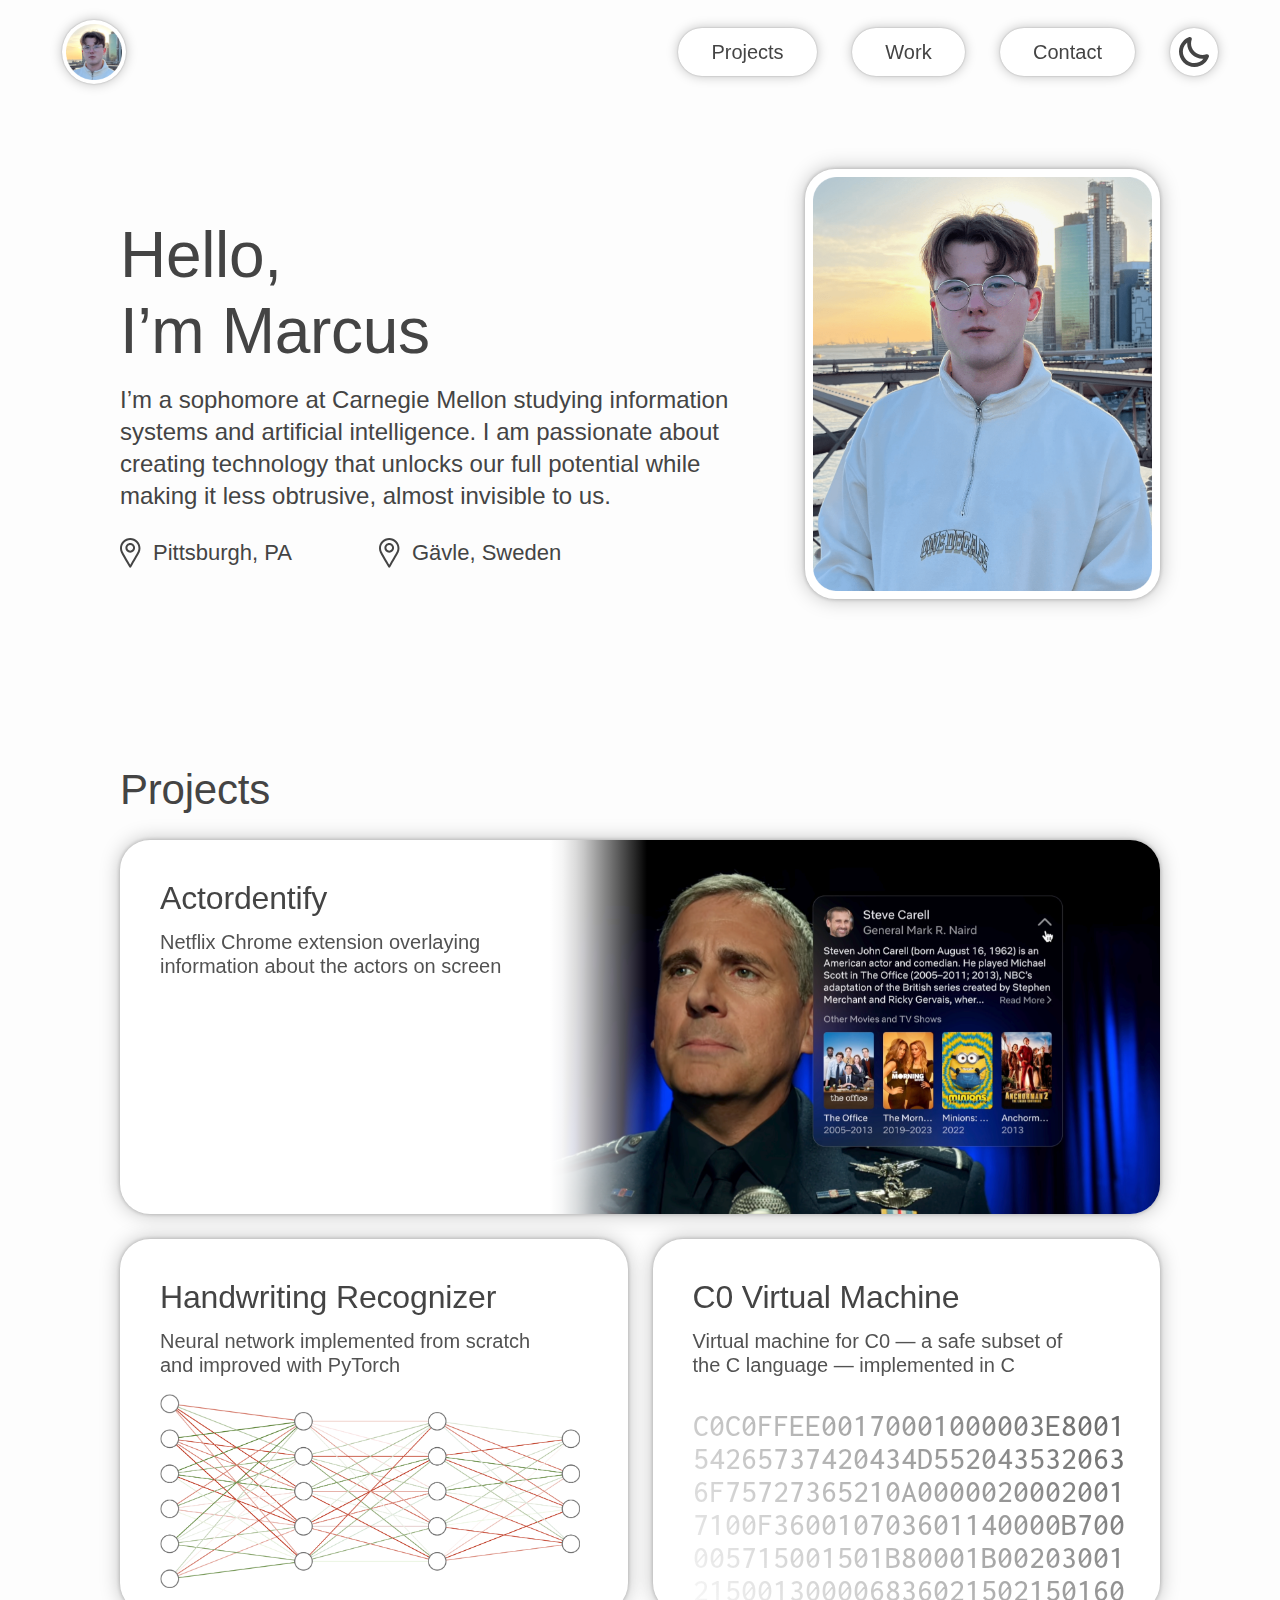
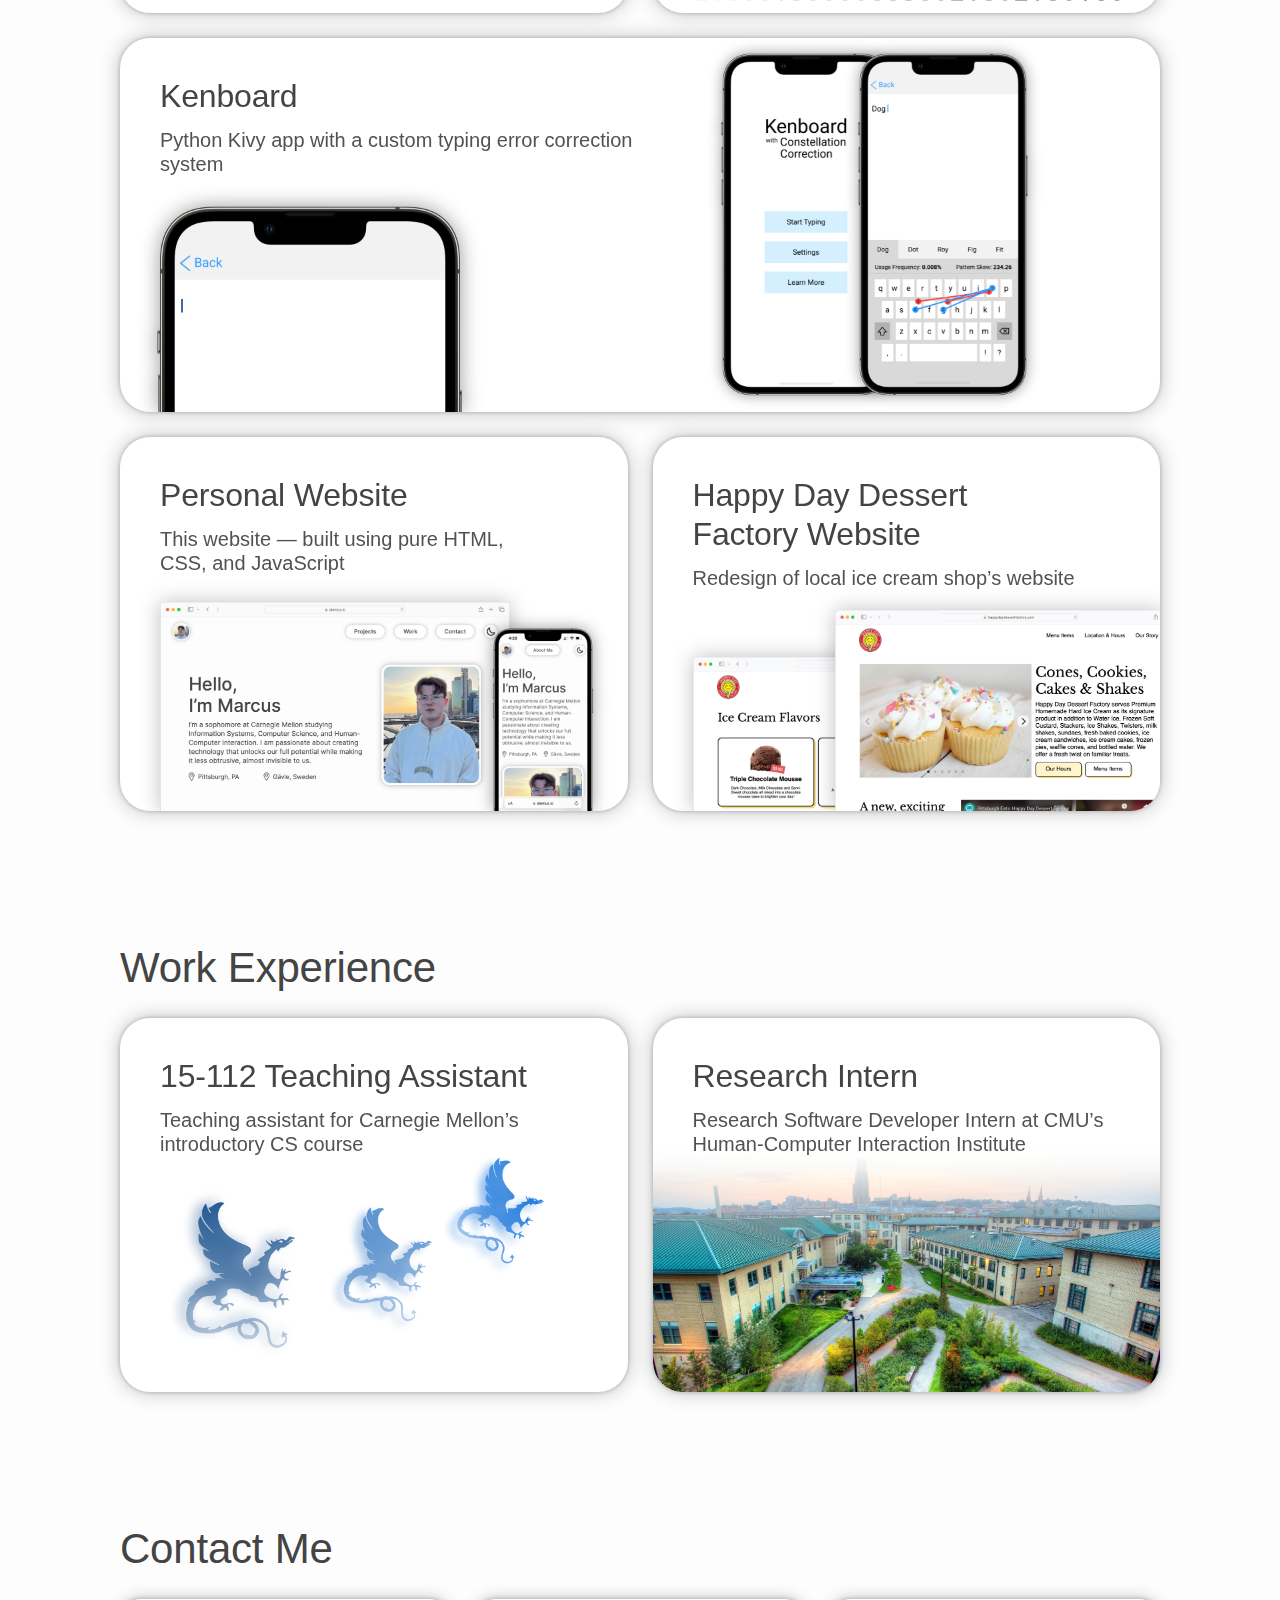
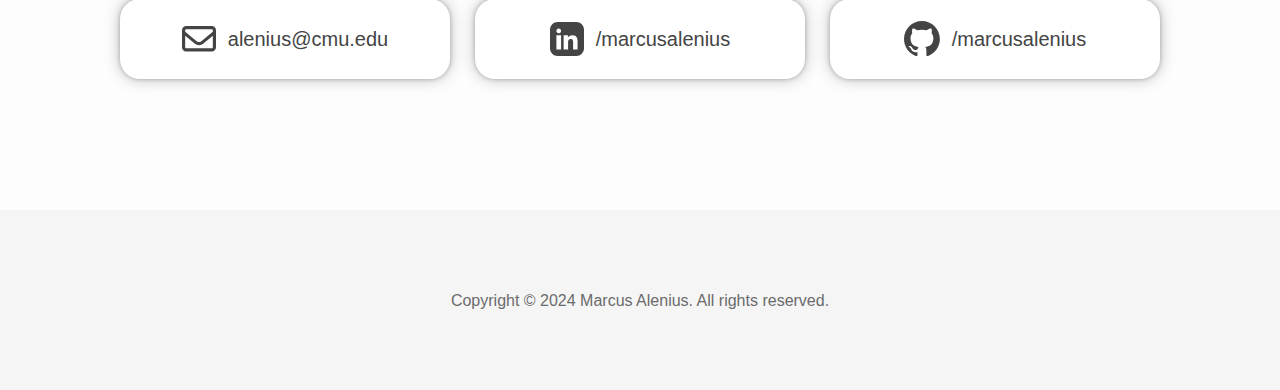
<file: index.html>
<!DOCTYPE html>
<html lang="en">
  <head>
    <meta charset="UTF-8">
    <meta http-equiv="X-UA-Compatible" content="IE=edge">
    <meta name="viewport" content="width=device-width, initial-scale=1.0">
    <title>Marcus Alenius</title>
    <meta name="description" content="I’m a sophomore at Carnegie Mellon studying information systems and artificial intelligence. I am passionate about creating technology that unlocks our full potential while making it less obtrusive, almost invisible to us.">
    <meta name="author" content="Marcus Alenius">
    <!-- Mastodon verification -->
    <link rel="me" href="https://mastodon.social/@marcusalenius">
    <!-- Favicon -->
    <link rel="icon" type="image/png" sizes="16x16" href="/favicon-16x16.png">
    <link rel="icon" type="image/png" sizes="32x32" href="/favicon-32x32.png">
    <link rel="icon" type="image/png" sizes="48x48" href="/favicon-48x48.png">
    <link rel="icon" type="image/png" sizes="96x96" href="/favicon-96x96.png">
    <link rel="apple-touch-icon" sizes="180x180" href="/favicon-180x180.png">
    <!-- Open Graph meta data -->
    <meta property="og:url" content="https://alenius.io">
    <meta property="og:type" content="website">
    <meta property="og:site_name" content="Marcus Alenius">
    <meta property="og:title" content="Marcus Alenius">
    <meta property="og:description" content="I’m a sophomore at Carnegie Mellon studying information systems and artificial intelligence. I am passionate about creating technology that unlocks our full potential while making it less obtrusive, almost invisible to us.">
    <meta property="og:image" content="https://alenius.io/url-thumbnails/home-thumbnail.png">
    <!-- Twitter meta data -->
    <meta name="twitter:card" content="summary_large_image">
    <meta property="twitter:domain" content="alenius.io">
    <meta property="twitter:url" content="https://alenius.io">
    <meta name="twitter:title" content="Marcus Alenius">
    <meta name="twitter:description" content="I’m a sophomore at Carnegie Mellon studying information systems and artificial intelligence. I am passionate about creating technology that unlocks our full potential while making it less obtrusive, almost invisible to us.">
    <meta name="twitter:image" content="https://alenius.io/url-thumbnails/home-thumbnail.png">
    <!-- Font import -->
    <link rel="preconnect" href="https://fonts.googleapis.com">
    <link rel="preconnect" href="https://fonts.gstatic.com" crossorigin>
    <link href="https://fonts.googleapis.com/css2?family=Inter:wght@400;500&display=swap" rel="stylesheet">
    <link href="https://fonts.googleapis.com/css2?family=Inconsolata:wght@400;500&display=swap" rel="stylesheet">
    <!-- Style sheets -->
    <link rel="stylesheet" href="css/styles.css">
    <link rel="stylesheet" href="css/typography.css">
    <link rel="stylesheet" href="css/cards.css">
    <link rel="stylesheet" href="css/navbar.css">
    <link rel="stylesheet" href="css/hero.css">
    <link rel="stylesheet" href="css/projects.css">
    <link rel="stylesheet" href="css/work.css">
    <link rel="stylesheet" href="css/contact.css">
    <link rel="stylesheet" href="css/footer.css">
  </head>
  <body class="light-mode home-page">
    <nav>
      <div id="navbutton-home" tabindex="0" onclick="scrollToTop()">
        <div class="card-border"></div>
        <img src="images/navbar-headshot.png" alt="small image of Marcus Alenius" draggable="false" id="navbar-headshot">
      </div>
      <div class="hidden" id="navmenu-mobile">
        <div class="card-border"></div>
        <div class="navmenu-item selected" id="navmenu-item-about-me" tabindex="0" onclick="handleAboutMeClick()">
          <div class="button-text">About Me</div>
        </div>
        <div class="navmenu-item hidden" id="navmenu-item-projects" tabindex="0" onclick="handleProjectsClick()">
          <div class="button-text">Projects</div>
        </div>
        <div class="navmenu-item hidden" id="navmenu-item-work" tabindex="0" onclick="handleWorkClick()">
          <div class="button-text">Work</div>
        </div>
        <div class="navmenu-item hidden" id="navmenu-item-contact" tabindex="0" onclick="handleContactClick()">
          <div class="button-text">Contact</div>
        </div>
      </div>
      <div id="nav-right">
        <div class="navbutton" id="navbutton-projects" tabindex="0" onclick="scrollToProjects()">
          <div class="card-border"></div>
          <div class="button-text">Projects</div>
        </div>
        <div class="navbutton" id="navbutton-work" tabindex="0" onclick="scrollToWork()">
          <div class="card-border"></div>
          <div class="button-text">Work</div>
        </div>
        <div class="navbutton" id="navbutton-contact" tabindex="0" onclick="scrollToContact()">
          <div class="card-border"></div>
          <div class="button-text">Contact</div>
        </div>
        <div class="navbutton drop-down-hidden" id="navbutton-appearance" tabindex="0" onclick="toggleAppearanceDropdown()">
          <div class="card-border"></div>
          <img src="icons/appearance-icon-light-mode.svg" alt="moon icon to change appearance" draggable="false" class="appearance-icon" id="appearance-icon-light-mode">
          <img src="icons/appearance-icon-dark-mode.svg" alt="moon icon to change appearance" draggable="false" class="appearance-icon" id="appearance-icon-dark-mode">
          <img src="icons/appearance-cross-icon-light-mode.svg" alt="cross icon" draggable="false" class="appearance-cross-icon" id="appearance-cross-icon-light-mode">
          <img src="icons/appearance-cross-icon-dark-mode.svg" alt="cross icon" draggable="false" class="appearance-cross-icon" id="appearance-cross-icon-dark-mode">
        </div>
        <div class="hidden" id="appearance-drop-down">
          <div class="card-border"></div>
          <div class="appearance-drop-down-item selected" id="appearance-drop-down-item-system" tabindex="0" onclick="buttonClickToSetSystemAppearance()">
            <img src="icons/appearance-drop-down-icon-system-light-mode.svg" alt="gear icon" draggable="false" class="appearance-drop-down-icon appearance-drop-down-icon-light-mode">
            <img src="icons/appearance-drop-down-icon-system-dark-mode.png" alt="gear icon" draggable="false" class="appearance-drop-down-icon appearance-drop-down-icon-dark-mode">
            <div class="button-text">System</div>
          </div>
          <div class="appearance-drop-down-item" id="appearance-drop-down-item-light" tabindex="0" onclick="buttonClickToSetLightMode()">
            <img src="icons/appearance-drop-down-icon-light-light-mode.svg" alt="sun icon" draggable="false" class="appearance-drop-down-icon appearance-drop-down-icon-light-mode">
            <img src="icons/appearance-drop-down-icon-light-dark-mode.svg" alt="sun icon" draggable="false" class="appearance-drop-down-icon appearance-drop-down-icon-dark-mode">
            <div class="button-text">Light</div>
          </div>
          <div class="appearance-drop-down-item" id="appearance-drop-down-item-dark" tabindex="0" onclick="buttonClickToSetDarkMode()">
            <img src="icons/appearance-drop-down-icon-dark-light-mode.svg" alt="moon icon" draggable="false" class="appearance-drop-down-icon appearance-drop-down-icon-light-mode">
            <img src="icons/appearance-drop-down-icon-dark-dark-mode.svg" alt="moon icon" draggable="false" class="appearance-drop-down-icon appearance-drop-down-icon-dark-mode">
            <div class="button-text">Dark</div>
          </div>
        </div>
      </div>
    </nav>
    <div id="container">
      <div id="hero">
        <div id="hero-left">
          <h1>Hello,<br>I’m Marcus</h1>
          <p class="paragraph-large">I’m a sophomore at Carnegie Mellon studying information systems and artificial intelligence. I am passionate about creating technology that unlocks our full potential while making it less obtrusive, almost invisible to us.</p>
          <div id="locations-container">
            <a href="https://goo.gl/maps/bNiQi64BXmRpJvmT6" target="_blank" id="pitt-link">
              <div class="location">
                <img src="icons/location-icon-light-mode.svg" alt="location pin" draggable="false" class="location-icon location-icon-light-mode">
                <img src="icons/location-icon-dark-mode.svg" alt="location pin" draggable="false" class="location-icon location-icon-dark-mode">
                <div class="location-text">Pittsburgh, PA</div>
              </div>  
            </a>
            <a href="https://goo.gl/maps/P4SXTrr1t84QU3kj7" target="_blank" id="gavle-link">
              <div class="location">
                <img src="icons/location-icon-light-mode.svg" alt="location pin" draggable="false" class="location-icon location-icon-light-mode">
                <img src="icons/location-icon-dark-mode.svg" alt="location pin" draggable="false" class="location-icon location-icon-dark-mode">
                <div class="location-text">Gävle, Sweden</div>
              </div>  
            </a>
          </div>
        </div>
        <div id="hero-right">
          <div class="card" id="hero-card">
            <div class="card-border"></div>
            <img src="images/hero-image-desktop.png" alt="large image of Marcus Alenius" draggable="false" class="hero-image" id="hero-image-desktop">
            <img src="images/hero-image-tablet.png" alt="large image of Marcus Alenius" draggable="false" class="hero-image" id="hero-image-tablet">
            <img src="images/hero-image-medium-skinny.png" alt="large image of Marcus Alenius" draggable="false" class="hero-image" id="hero-image-medium-skinny">
            <img src="images/hero-image-skinny.png" alt="large image of Marcus Alenius" draggable="false" class="hero-image" id="hero-image-skinny">
            <img src="images/hero-image-mobile.png" alt="large image of Marcus Alenius" draggable="false" class="hero-image" id="hero-image-mobile">
            <img src="images/hero-image-mobile-small.png" alt="large image of Marcus Alenius" draggable="false" class="hero-image" id="hero-image-mobile-small">
          </div>
        </div>
      </div>
      <div id="projects">
        <h2>Projects</h2>
        <div class="card-layout">
          <div class="card" id="kenboard-card" tabindex="0" onclick="window.location.href='https://alenius.io/kenboard'">
            <div class="card-border"></div>
            <h3>Kenboard</h3>
            <p class="paragraph-small">Python Kivy app with a custom typing error correction system</p>
            <div class="card-images">
              <img src="images/kenboard-demo.png" alt="screenshot of Kenboard's typing experience" draggable="false" id="kenboard-demo-image">
              <video src="images/kenboard-demo.mp4" playsinline muted loop id="kenboard-demo-video"></video>
              <img src="images/kenboard-splash.png" alt="screenshot of Kenboard's splash screen" draggable="false" id="kenboard-splash">
              <img src="images/kenboard-debug.png" alt="screenshot of Kenboard's typing experience in debug mode" draggable="false" id="kenboard-debug">  
            </div>
          </div>
          <div class="card" id="personal-website-card" tabindex="0" onclick="window.location.href='https://alenius.io/personal-website'">
            <div class="card-border"></div>
            <h3>Personal Website</h3>
            <p class="paragraph-small">This website — built using pure HTML, CSS, and JavaScript</p>
            <div class="card-images">
              <img src="images/personal-website-safari-light-mode.png" alt="screenshot of this website" draggable="false" class="personal-website-safari" id="personal-website-safari-light-mode">
              <img src="images/personal-website-safari-dark-mode.png" alt="screenshot of this website" draggable="false" class="personal-website-safari" id="personal-website-safari-dark-mode">
              <img src="images/personal-website-iphone-light-mode.png" alt="screenshot of this website on an iPhone" draggable="false" class="personal-website-iphone" id="personal-website-iphone-light-mode">
              <img src="images/personal-website-iphone-dark-mode.png" alt="screenshot of this website on an iPhone" draggable="false" class="personal-website-iphone" id="personal-website-iphone-dark-mode">
            </div>
          </div>
          <div class="card" id="happy-day-card" tabindex="0" onclick="window.location.href='https://alenius.io/happy-day'">
            <div class="card-border"></div>
            <h3>Happy Day Dessert<br>Factory Website</h3>
            <p class="paragraph-small">Redesign of local ice cream shop’s website</p>
            <div class="card-images">
              <img src="images/happy-day-menu.png" alt="screenshot of Happy Day Dessert Factory's menu page" draggable="false" id="happy-day-menu">
              <img src="images/happy-day-home.png" alt="screenshot of Happy Day Dessert Factory's home page" draggable="false" id="happy-day-home">    
            </div>
          </div>  
          <div class="card" id="actordentify-card" tabindex="0" onclick="window.location.href='https://alenius.io/actordentify'">
            <div class="card-border"></div>
            <h3>Actordentify</h3>
            <p class="paragraph-small">Netflix Chrome extension overlaying information about the actors on screen</p>
            <p class="paragraph-small paragraph-small-mobile">Netflix Chrome extension providing actor information</p>
            <div class="card-images">
              <img src="images/actordentify-hero-image.png" alt="Card with actor information" id="actordentify-hero-image">
              <img src="images/actordentify-hero-image-mobile.png" alt="Card with actor information" id="actordentify-hero-image-mobile">
              <div id="actordentify-fade"></div>
            </div>
          </div>
          <div class="card" id="c0vm-card" tabindex="0" onclick="window.location.href='https://alenius.io/c0vm'">
            <div class="card-border"></div>
            <h3>C0 Virtual Machine</h3>
            <p class="paragraph-small">Virtual machine for C0 — a safe subset of the C language — implemented in C</p>
            <div class="card-images">
              <p>
                C0C0FFEE00170001000003E800154265737420434D5520435320636F75727365210A00000200020017100F360010703601140000B700005715001501B80001B0020300121500130000683602150215016036021502B0000100010006
              </p>
            </div>
          </div>
          <div class="card" id="handwriting-nn-card" tabindex="0" onclick="window.location.href='https://alenius.io/handwriting-nn'">
            <div class="card-border"></div>
            <h3>Handwriting Recognizer</h3>
            <p class="paragraph-small">Neural network implemented from scratch and improved with PyTorch</p>
            <div class="card-images">
              <img src="images/handwriting-nn-nn-regular-light-mode.png" alt="4-layer neural network" id="handwriting-nn-nn-regular-light-mode">
              <img src="images/handwriting-nn-nn-regular-dark-mode.png" alt="4-layer neural network" id="handwriting-nn-nn-regular-dark-mode">
              <img src="images/handwriting-nn-nn-narrow-light-mode.png" alt="4-layer neural network" id="handwriting-nn-nn-narrow-light-mode">
              <img src="images/handwriting-nn-nn-narrow-dark-mode.png" alt="4-layer neural network" id="handwriting-nn-nn-narrow-dark-mode">
              <img src="images/handwriting-nn-nn-wide-light-mode.png" alt="4-layer neural network" id="handwriting-nn-nn-wide-light-mode">
              <img src="images/handwriting-nn-nn-wide-dark-mode.png" alt="4-layer neural network" id="handwriting-nn-nn-wide-dark-mode">
            </div>
          </div>
        </div>
      </div>
      <div id="work">
        <h2>Work Experience</h2>
        <div class="card-layout">
          <div class="card" id="ta-card" tabindex="0" onclick="window.location.href='https://alenius.io/ta-112'">
            <h3>15-112 Teaching Assistant</h3>
            <div class="card-border"></div>
            <p class="paragraph-small">Teaching assistant for Carnegie Mellon’s introductory CS course</p>
            <div class="card-images">
              <img src="images/ta-112-dragon-large-light-mode.png" alt="Large blue dragon" id="ta-112-dragon-large-light-mode" class="ta-112-dragon-large ta-112-dragon-light-mode">
              <img src="images/ta-112-dragon-large-dark-mode.png" alt="Large blue dragon" id="ta-112-dragon-large-dark-mode" class="ta-112-dragon-large ta-112-dragon-dark-mode">
              <img src="images/ta-112-dragon-medium-light-mode.png" alt="Medium blue dragon" id="ta-112-dragon-medium-light-mode" class="ta-112-dragon-medium ta-112-dragon-light-mode">
              <img src="images/ta-112-dragon-medium-dark-mode.png" alt="Medium blue dragon" id="ta-112-dragon-medium-dark-mode" class="ta-112-dragon-medium ta-112-dragon-dark-mode">
              <img src="images/ta-112-dragon-small-light-mode.png" alt="Small blue dragon" id="ta-112-dragon-small-light-mode" class="ta-112-dragon-small ta-112-dragon-light-mode">
              <img src="images/ta-112-dragon-small-dark-mode.png" alt="Small blue dragon" id="ta-112-dragon-small-dark-mode" class="ta-112-dragon-small ta-112-dragon-dark-mode">  
            </div>
          </div>
          <div class="card" id="hcii-reu-card" tabindex="0" onclick="window.location.href='https://alenius.io/hcii-reu'">
            <div class="card-border"></div>
            <h3>Research Intern</h3>
            <p class="paragraph-small">Research Software Developer Intern at CMU’s Human-Computer Interaction Institute</p>
            <div class="card-images">
              <img src="images/hcii-reu-landscape-faded.png" alt="CMU's campus" draggable="false" id="hcii-reu-landscape-faded">
            </div>
          </div>
        </div>
      </div>
      <div id="contact">
        <h2>Contact Me</h2>
        <div class="contact-card-layout">
          <a href="mailto:alenius@cmu.edu" target="_blank" tabindex="0">
            <div class="contact-card" id="email-card">
              <div class="card-border"></div>
              <img src="icons/email-icon-light-mode.svg" alt="email icon" draggable="false" class="contact-icon-light-mode email-icon">
              <img src="icons/email-icon-dark-mode.svg" alt="email icon" draggable="false" class="contact-icon-dark-mode email-icon">
              <div class="button-text">alenius@cmu.edu</div>
            </div>  
          </a>
          <a href="https://www.linkedin.com/in/marcusalenius/" target="_blank" tabindex="0">
            <div class="contact-card" id="linkedin-card">
              <div class="card-border"></div>
              <img src="icons/linkedin-icon-light-mode.svg" alt="linkedin icon" draggable="false" class="contact-icon-light-mode linkedin-icon">
              <img src="icons/linkedin-icon-dark-mode.svg" alt="linkedin icon" draggable="false" class="contact-icon-dark-mode linkedin-icon">
              <div class="button-text">/marcusalenius</div>
            </div>  
          </a>
          <a href="https://github.com/marcusalenius" target="_blank" tabindex="0">
            <div class="contact-card" id="github-card">
              <div class="card-border"></div>
              <img src="icons/github-icon-light-mode.svg" alt="github icon" draggable="false" class="contact-icon-light-mode github-icon">
              <img src="icons/github-icon-dark-mode.svg" alt="github icon" draggable="false" class="contact-icon-dark-mode github-icon">
              <div class="button-text">/marcusalenius</div>
            </div>  
          </a>
        </div>
      </div>
    </div>  
    <footer>
      <div class="footer-text">Copyright &copy; 2024 Marcus Alenius. All rights reserved.</div>
    </footer>
    <script src="js/navbar-and-appearance.js"></script>
    <script src="js/locations.js"></script>
    <script src="js/navmenu-mobile.js"></script>
    <script src="js/card-hover-effect.js"></script>
    <script src="js/accessibility.js"></script>
    <script src="js/video-playback.js"></script>
  </body>
</html>
</file>
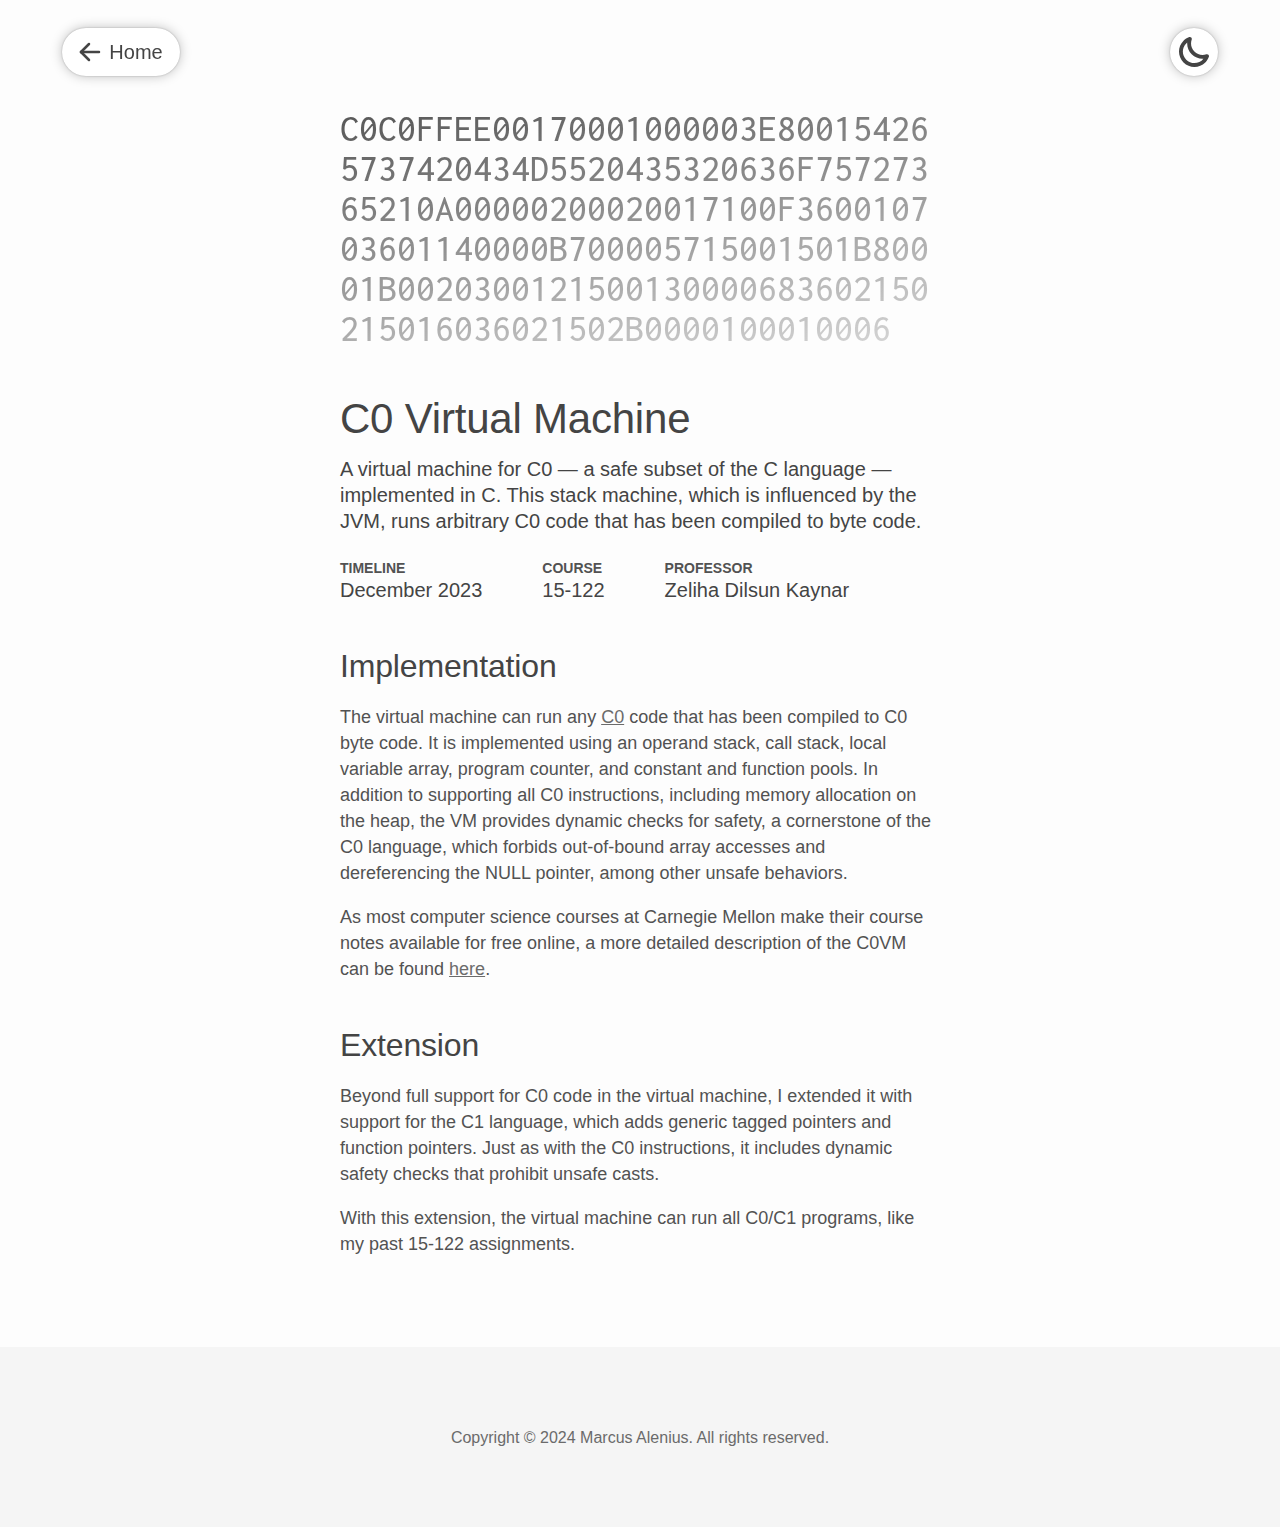
<file: c0vm.html>
<!DOCTYPE html>
<html lang="en">
  <head>
    <meta charset="UTF-8">
    <meta http-equiv="X-UA-Compatible" content="IE=edge">
    <meta name="viewport" content="width=device-width, initial-scale=1.0">
    <title>Marcus Alenius — C0 Virtual Machine</title>
    <meta name="description" content="A virtual machine for C0 — a safe subset of the C language — implemented in C. This stack machine, which is influenced by the JVM, runs arbitrary C0 code that has been compiled to byte code.">
    <meta name="author" content="Marcus Alenius">
    <!-- Favicon -->
    <link rel="icon" type="image/png" sizes="16x16" href="/favicon-16x16.png">
    <link rel="icon" type="image/png" sizes="32x32" href="/favicon-32x32.png">
    <link rel="icon" type="image/png" sizes="48x48" href="/favicon-48x48.png">
    <link rel="icon" type="image/png" sizes="96x96" href="/favicon-96x96.png">
    <link rel="apple-touch-icon" sizes="180x180" href="/favicon-180x180.png">
    <!-- Open Graph meta data -->
    <meta property="og:url" content="https://alenius.io/c0vm">
    <meta property="og:type" content="website">
    <meta property="og:site_name" content="Marcus Alenius — C0 Virtual Machine">
    <meta property="og:title" content="Marcus Alenius — C0 Virtual Machine">
    <meta property="og:description" content="A virtual machine for C0 — a safe subset of the C language — implemented in C. This stack machine, which is influenced by the JVM, runs arbitrary C0 code that has been compiled to byte code.">
    <meta property="og:image" content="https://alenius.io/url-thumbnails/c0vm-thumbnail.png">
    <!-- Twitter meta data -->
    <meta name="twitter:card" content="summary_large_image">
    <meta property="twitter:domain" content="alenius.io">
    <meta property="twitter:url" content="https://alenius.io/c0vm">
    <meta name="twitter:title" content="Marcus Alenius — C0 Virtual Machine">
    <meta name="twitter:description" content="A virtual machine for C0 — a safe subset of the C language — implemented in C. This stack machine, which is influenced by the JVM, runs arbitrary C0 code that has been compiled to byte code.">
    <meta name="twitter:image" content="https://alenius.io/url-thumbnails/c0vm-thumbnail.png">
    <!-- Font imports -->
    <link rel="preconnect" href="https://fonts.googleapis.com">
    <link rel="preconnect" href="https://fonts.gstatic.com" crossorigin>
    <link href="https://fonts.googleapis.com/css2?family=Inter:wght@400;500&display=swap" rel="stylesheet">
    <link href="https://fonts.googleapis.com/css2?family=Inconsolata:wght@400;500&display=swap" rel="stylesheet">
    <!-- Style sheets -->
    <link rel="stylesheet" href="css/styles.css">
    <link rel="stylesheet" href="css/typography.css">
    <link rel="stylesheet" href="css/navbar.css">
    <link rel="stylesheet" href="css/post.css">
    <link rel="stylesheet" href="css/post-c0vm.css">
    <link rel="stylesheet" href="css/footer.css">
  </head>
  <body class="light-mode post-page">
    <nav>
      <div class="navbutton" id="navbutton-back" tabindex="0" onclick="window.location.href='https://alenius.io'">
        <div class="card-border"></div>
        <img src="icons/back-icon-light-mode.svg" alt="left-arrow" draggable="false" id="back-icon-light-mode">
        <img src="icons/back-icon-dark-mode.svg" alt="left-arrow" draggable="false" id="back-icon-dark-mode">
        <div class="button-text">Home</div>
      </div>
      <div class="navbutton drop-down-hidden" id="navbutton-appearance" tabindex="0" onclick="toggleAppearanceDropdown()">
        <div class="card-border"></div>
        <img src="icons/appearance-icon-light-mode.svg" alt="moon icon to change appearance" draggable="false" class="appearance-icon" id="appearance-icon-light-mode">
        <img src="icons/appearance-icon-dark-mode.svg" alt="moon icon to change appearance" draggable="false" class="appearance-icon" id="appearance-icon-dark-mode">
        <img src="icons/appearance-cross-icon-light-mode.svg" alt="cross icon" draggable="false" class="appearance-cross-icon" id="appearance-cross-icon-light-mode">
        <img src="icons/appearance-cross-icon-dark-mode.svg" alt="cross icon" draggable="false" class="appearance-cross-icon" id="appearance-cross-icon-dark-mode">
      </div>
      <div class="hidden" id="appearance-drop-down">
        <div class="card-border"></div>
        <div class="appearance-drop-down-item selected" id="appearance-drop-down-item-system" tabindex="0" onclick="buttonClickToSetSystemAppearance()">
          <img src="icons/appearance-drop-down-icon-system-light-mode.svg" alt="gear icon" draggable="false" class="appearance-drop-down-icon appearance-drop-down-icon-light-mode">
          <img src="icons/appearance-drop-down-icon-system-dark-mode.png" alt="gear icon" draggable="false" class="appearance-drop-down-icon appearance-drop-down-icon-dark-mode">
          <div class="button-text">System</div>
        </div>
        <div class="appearance-drop-down-item" id="appearance-drop-down-item-light" tabindex="0" onclick="buttonClickToSetLightMode()">
          <img src="icons/appearance-drop-down-icon-light-light-mode.svg" alt="sun icon" draggable="false" class="appearance-drop-down-icon appearance-drop-down-icon-light-mode">
          <img src="icons/appearance-drop-down-icon-light-dark-mode.svg" alt="sun icon" draggable="false" class="appearance-drop-down-icon appearance-drop-down-icon-dark-mode">
          <div class="button-text">Light</div>
        </div>
        <div class="appearance-drop-down-item" id="appearance-drop-down-item-dark" tabindex="0" onclick="buttonClickToSetDarkMode()">
          <img src="icons/appearance-drop-down-icon-dark-light-mode.svg" alt="moon icon" draggable="false" class="appearance-drop-down-icon appearance-drop-down-icon-light-mode">
          <img src="icons/appearance-drop-down-icon-dark-dark-mode.svg" alt="moon icon" draggable="false" class="appearance-drop-down-icon appearance-drop-down-icon-dark-mode">
          <div class="button-text">Dark</div>
        </div>
      </div>
    </nav>
    <div id="container">
      <div class="post" id="c0vm-post">
        <div class="post-image">
          <p>C0C0FFEE00170001000003E800154265737420434D5520435320636F75727365210A00000200020017100F360010703601140000B700005715001501B80001B0020300121500130000683602150215016036021502B0000100010006</p>
        </div>
        <h2>C0 Virtual Machine</h2>
        <div class="post-intro">
          <p class="paragraph-small">
            A virtual machine for C0 — a safe subset of the C language — implemented in C. This stack machine, which is influenced by the JVM, runs arbitrary C0 code that has been compiled to byte code.
          </p>
          <div class="info-items">
            <div>
              <p class="info-item-header">TIMELINE</p>
              <p class="paragraph-small info-item-desktop">December 2023</p>
              <p class="paragraph-small info-item-mobile">12/2023</p>
            </div>
            <a href="http://www.cs.cmu.edu/~15122/about.shtml" target="_blank">
              <p class="info-item-header">COURSE</p>
              <p class="paragraph-small info-item-desktop">15-122</p>
              <p class="paragraph-small info-item-mobile">15-122</p>
            </a>
            <a href="https://www.cs.cmu.edu/~dilsun/" target="_blank">
              <p class="info-item-header">PROFESSOR</p>
              <p class="paragraph-small info-item-desktop">Zeliha Dilsun Kaynar</p>
              <p class="paragraph-small info-item-mobile">D. Kaynar</p>
            </a>
          </div>
          <div class="post-body">
            <h3>Implementation</h3>
            <p>
              The virtual machine can run any <a href="https://c0.cs.cmu.edu/docs/c0-reference.pdf" target="_blank">C0</a> code that has been compiled to C0 byte code. It is implemented using an operand stack, call stack, local variable array, program counter, and constant and function pools. In addition to supporting all C0 instructions, including memory allocation on the heap, the VM provides dynamic checks for safety, a cornerstone of the C0 language, which forbids out-of-bound array accesses and dereferencing the NULL pointer, among other unsafe behaviors.
            </p>
            <p>
              As most computer science courses at Carnegie Mellon make their course notes available for free online, a more detailed description of the C0VM can be found <a href="https://www.cs.cmu.edu/~15122/handouts/lectures/22-c0vm.pdf" target="_blank">here</a>.
            </p>

            <h3>Extension</h3>
            <p>
              Beyond full support for C0 code in the virtual machine, I extended it with support for the C1 language, which adds generic tagged pointers and function pointers. Just as with the C0 instructions, it includes dynamic safety checks that prohibit unsafe casts.
            </p>
            <p>
              With this extension, the virtual machine can run all C0/C1 programs, like my past 15-122 assignments.
            </p>
          </div>
        </div>
      </div>
    </div>  
    <footer>
      <div class="footer-text">Copyright &copy; 2024 Marcus Alenius. All rights reserved.</div>
    </footer>
    <script src="js/navbar-and-appearance.js"></script>
    <script src="js/card-hover-effect.js"></script>
    <script src="js/accessibility.js"></script>
  </body>
</html>
</file>
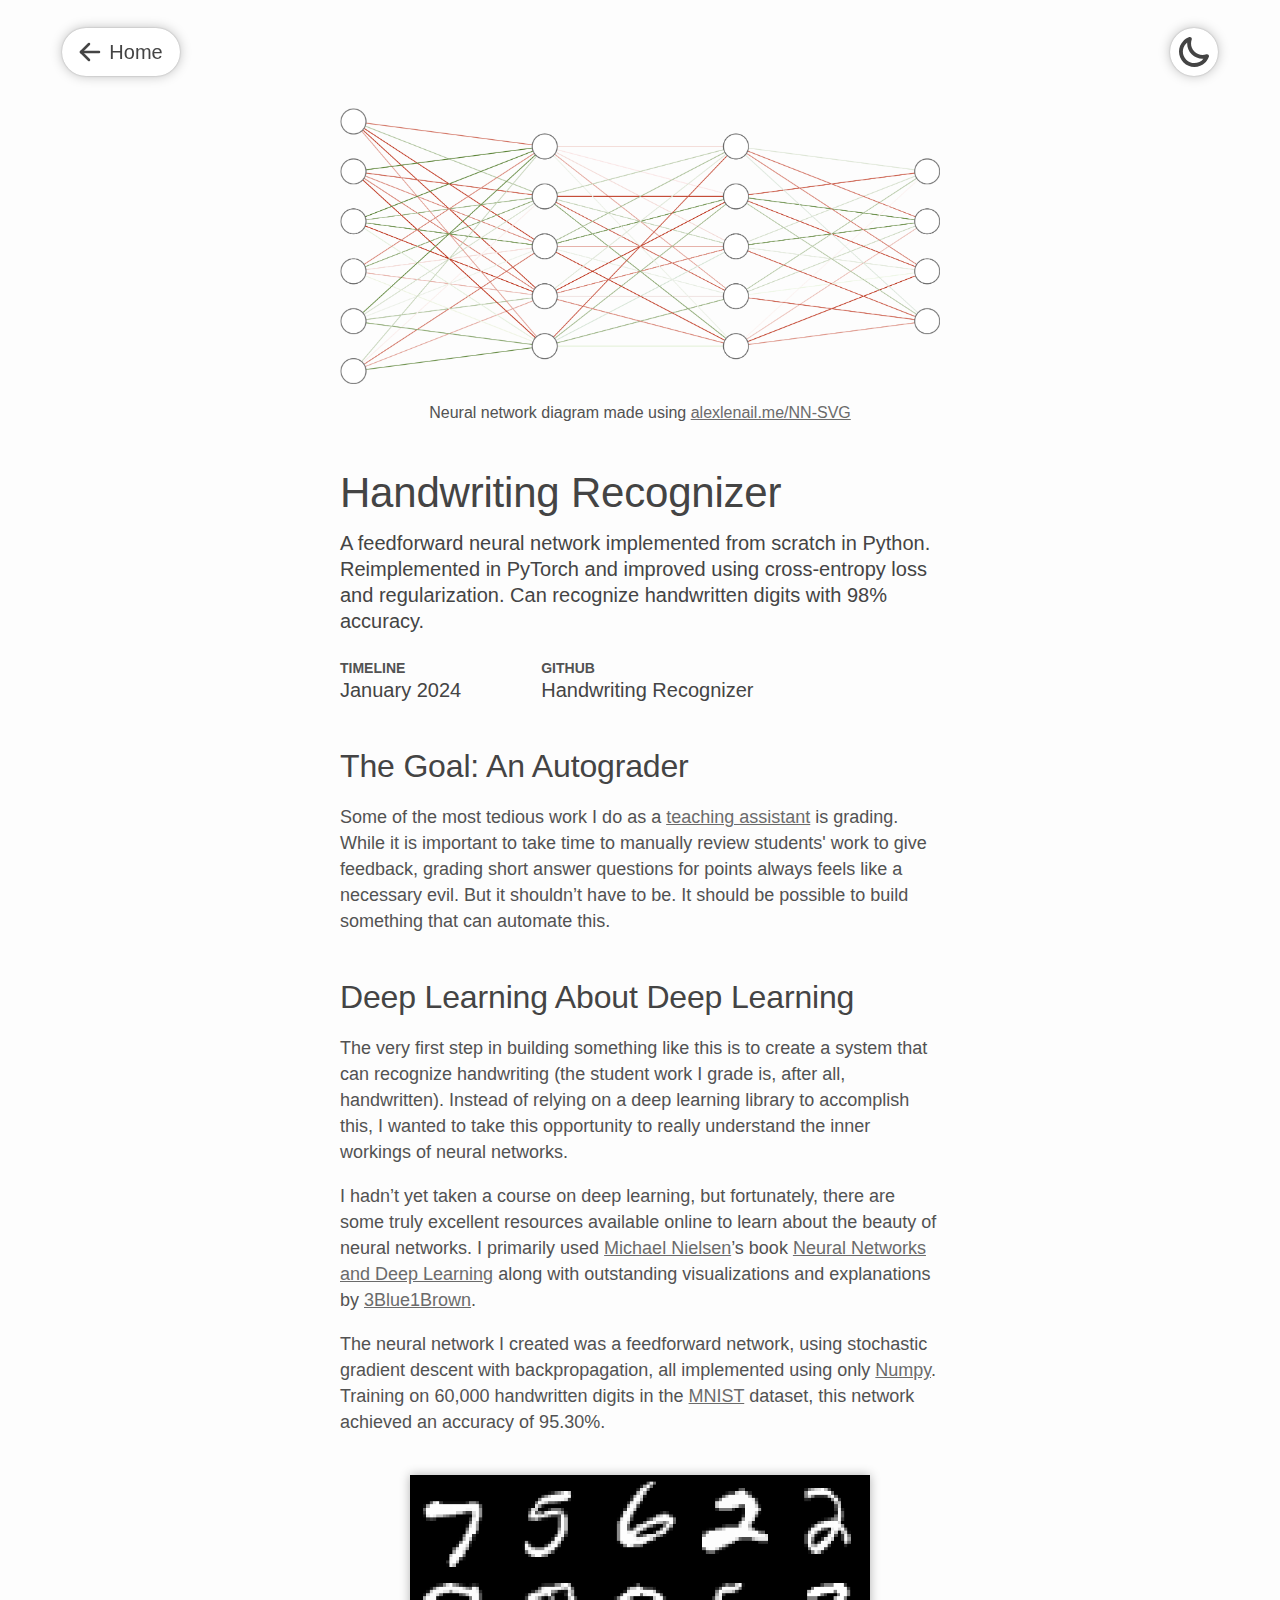
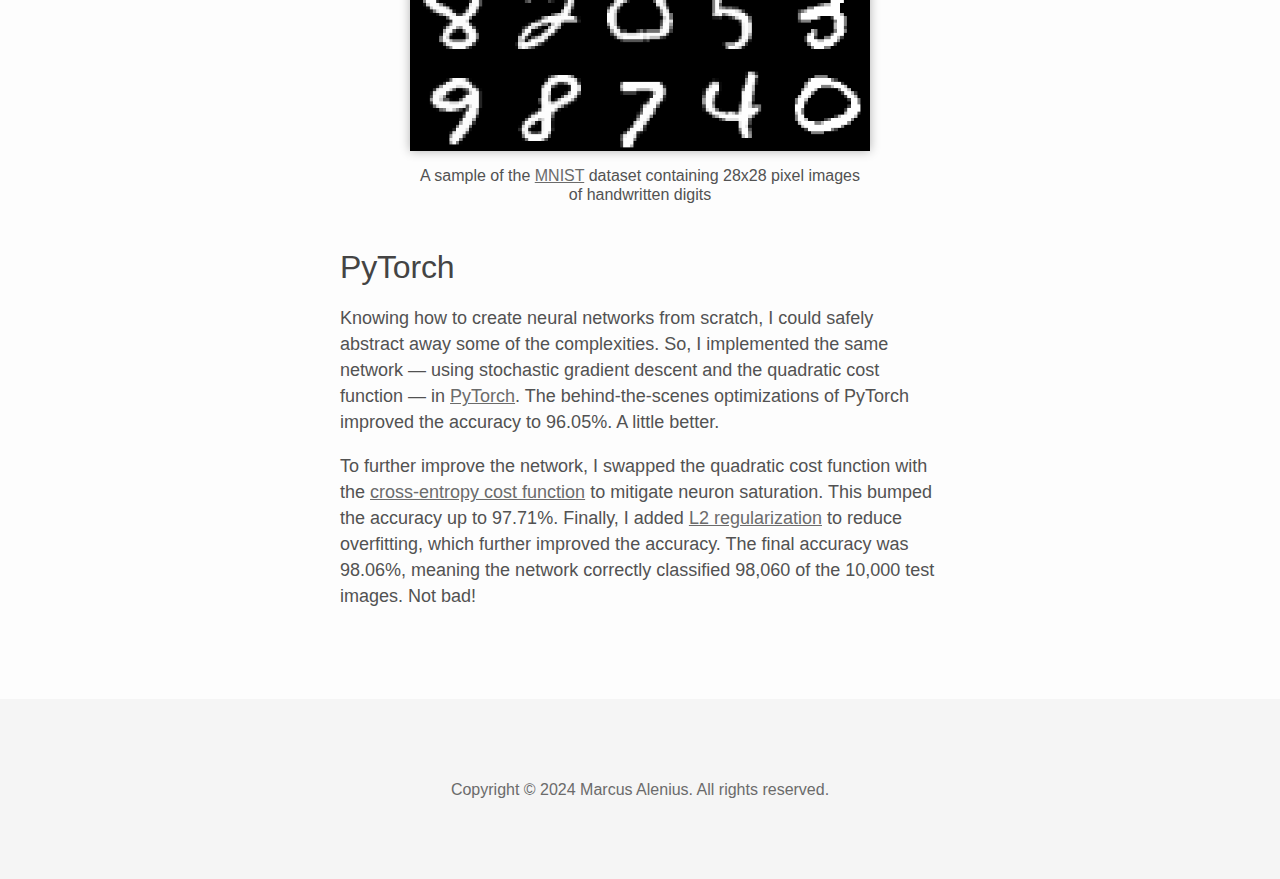
<file: handwriting-nn.html>
<!DOCTYPE html>
<html lang="en">
  <head>
    <meta charset="UTF-8">
    <meta http-equiv="X-UA-Compatible" content="IE=edge">
    <meta name="viewport" content="width=device-width, initial-scale=1.0">
    <title>Marcus Alenius — Handwriting Recognizer</title>
    <meta name="description" content="A feedforward neural network implemented from scratch in Python. Reimplemented in PyTorch and improved using cross-entropy loss and regularization. Can recognize handwritten digits with 98% accuracy.">
    <meta name="author" content="Marcus Alenius">
    <!-- Favicon -->
    <link rel="icon" type="image/png" sizes="16x16" href="/favicon-16x16.png">
    <link rel="icon" type="image/png" sizes="32x32" href="/favicon-32x32.png">
    <link rel="icon" type="image/png" sizes="48x48" href="/favicon-48x48.png">
    <link rel="icon" type="image/png" sizes="96x96" href="/favicon-96x96.png">
    <link rel="apple-touch-icon" sizes="180x180" href="/favicon-180x180.png">
    <!-- Open Graph meta data -->
    <meta property="og:url" content="https://alenius.io/handwriting-nn">
    <meta property="og:type" content="website">
    <meta property="og:site_name" content="Marcus Alenius — Handwriting Recognizer">
    <meta property="og:title" content="Marcus Alenius — Handwriting Recognizer">
    <meta property="og:description" content="A feedforward neural network implemented from scratch in Python. Reimplemented in PyTorch and improved using cross-entropy loss and regularization. Can recognize handwritten digits with 98% accuracy.">
    <meta property="og:image" content="https://alenius.io/url-thumbnails/handwriting-nn-thumbnail.png">
    <!-- Twitter meta data -->
    <meta name="twitter:card" content="summary_large_image">
    <meta property="twitter:domain" content="alenius.io">
    <meta property="twitter:url" content="https://alenius.io/handwriting-nn">
    <meta name="twitter:title" content="Marcus Alenius — Handwriting Recognizer">
    <meta name="twitter:description" content="A feedforward neural network implemented from scratch in Python. Reimplemented in PyTorch and improved using cross-entropy loss and regularization. Can recognize handwritten digits with 98% accuracy.">
    <meta name="twitter:image" content="https://alenius.io/url-thumbnails/handwriting-nn-thumbnail.png">
    <!-- Font imports -->
    <link rel="preconnect" href="https://fonts.googleapis.com">
    <link rel="preconnect" href="https://fonts.gstatic.com" crossorigin>
    <link href="https://fonts.googleapis.com/css2?family=Inter:wght@400;500&display=swap" rel="stylesheet">
    <link href="https://fonts.googleapis.com/css2?family=Inconsolata:wght@400;500&display=swap" rel="stylesheet">
    <!-- Style sheets -->
    <link rel="stylesheet" href="css/styles.css">
    <link rel="stylesheet" href="css/typography.css">
    <link rel="stylesheet" href="css/navbar.css">
    <link rel="stylesheet" href="css/post.css">
    <link rel="stylesheet" href="css/post-handwriting-nn.css">
    <link rel="stylesheet" href="css/footer.css">
  </head>
  <body class="light-mode post-page">
    <nav>
      <div class="navbutton" id="navbutton-back" tabindex="0" onclick="window.location.href='https://alenius.io'">
        <div class="card-border"></div>
        <img src="icons/back-icon-light-mode.svg" alt="left-arrow" draggable="false" id="back-icon-light-mode">
        <img src="icons/back-icon-dark-mode.svg" alt="left-arrow" draggable="false" id="back-icon-dark-mode">
        <div class="button-text">Home</div>
      </div>
      <div class="navbutton drop-down-hidden" id="navbutton-appearance" tabindex="0" onclick="toggleAppearanceDropdown()">
        <div class="card-border"></div>
        <img src="icons/appearance-icon-light-mode.svg" alt="moon icon to change appearance" draggable="false" class="appearance-icon" id="appearance-icon-light-mode">
        <img src="icons/appearance-icon-dark-mode.svg" alt="moon icon to change appearance" draggable="false" class="appearance-icon" id="appearance-icon-dark-mode">
        <img src="icons/appearance-cross-icon-light-mode.svg" alt="cross icon" draggable="false" class="appearance-cross-icon" id="appearance-cross-icon-light-mode">
        <img src="icons/appearance-cross-icon-dark-mode.svg" alt="cross icon" draggable="false" class="appearance-cross-icon" id="appearance-cross-icon-dark-mode">
      </div>
      <div class="hidden" id="appearance-drop-down">
        <div class="card-border"></div>
        <div class="appearance-drop-down-item selected" id="appearance-drop-down-item-system" tabindex="0" onclick="buttonClickToSetSystemAppearance()">
          <img src="icons/appearance-drop-down-icon-system-light-mode.svg" alt="gear icon" draggable="false" class="appearance-drop-down-icon appearance-drop-down-icon-light-mode">
          <img src="icons/appearance-drop-down-icon-system-dark-mode.png" alt="gear icon" draggable="false" class="appearance-drop-down-icon appearance-drop-down-icon-dark-mode">
          <div class="button-text">System</div>
        </div>
        <div class="appearance-drop-down-item" id="appearance-drop-down-item-light" tabindex="0" onclick="buttonClickToSetLightMode()">
          <img src="icons/appearance-drop-down-icon-light-light-mode.svg" alt="sun icon" draggable="false" class="appearance-drop-down-icon appearance-drop-down-icon-light-mode">
          <img src="icons/appearance-drop-down-icon-light-dark-mode.svg" alt="sun icon" draggable="false" class="appearance-drop-down-icon appearance-drop-down-icon-dark-mode">
          <div class="button-text">Light</div>
        </div>
        <div class="appearance-drop-down-item" id="appearance-drop-down-item-dark" tabindex="0" onclick="buttonClickToSetDarkMode()">
          <img src="icons/appearance-drop-down-icon-dark-light-mode.svg" alt="moon icon" draggable="false" class="appearance-drop-down-icon appearance-drop-down-icon-light-mode">
          <img src="icons/appearance-drop-down-icon-dark-dark-mode.svg" alt="moon icon" draggable="false" class="appearance-drop-down-icon appearance-drop-down-icon-dark-mode">
          <div class="button-text">Dark</div>
        </div>
      </div>
    </nav>
    <div id="container">
      <div class="post" id="handwriting-nn-post">
        <div class="post-image">
          <img src="images/handwriting-nn-post-image-light-mode.png" alt="4-layer neural network" id="handwriting-nn-post-image-light-mode">
          <img src="images/handwriting-nn-post-image-dark-mode.png" alt="4-layer neural network" id="handwriting-nn-post-image-dark-mode">
          <div class="image-text">Neural network diagram made using <a href="https://alexlenail.me/NN-SVG" target="_blank">alexlenail.me/NN-SVG</a></div>
        </div>
        <h2>Handwriting Recognizer</h2>
        <div class="post-intro">
          <p class="paragraph-small">
            A feedforward neural network implemented from scratch in Python. Reimplemented in PyTorch and improved using cross-entropy loss and regularization. Can recognize handwritten digits with 98% accuracy.
          </p>
          <div class="info-items">
            <div>
              <p class="info-item-header">TIMELINE</p>
              <p class="paragraph-small info-item-desktop">January 2024</p>
              <p class="paragraph-small info-item-mobile">1/2024</p>
            </div>
            <a href="https://github.com/marcusalenius/handwriting-nn" target="_blank">
              <p class="info-item-header">GITHUB</p>
              <p class="paragraph-small info-item-desktop">Handwriting Recognizer</p>
              <p class="paragraph-small info-item-mobile">Handwriting Recognizer</p>
            </a>
          </div>
          <div class="post-body">
            <h3>The Goal: An Autograder</h3>
            <p>
              Some of the most tedious work I do as a <a href="https://alenius.io/ta-112" target="_blank">teaching assistant</a> is grading. While it is important to take time to manually review students' work to give feedback, grading short answer questions for points always feels like a necessary evil. But it shouldn’t have to be. It should be possible to build something that can automate this.
            </p>

            <h3>Deep Learning About Deep Learning</h3>
            <p>
              The very first step in building something like this is to create a system that can recognize handwriting (the student work I grade is, after all, handwritten). Instead of relying on a deep learning library to accomplish this, I wanted to take this opportunity to really understand the inner workings of neural networks.
            </p>
            <p>
              I hadn’t yet taken a course on deep learning, but fortunately, there are some truly excellent resources available online to learn about the beauty of neural networks. I primarily used <a href="https://michaelnielsen.org" target="_blank">Michael Nielsen</a>’s book <a href="http://neuralnetworksanddeeplearning.com" target="_blank">Neural Networks and Deep Learning</a> along with outstanding visualizations and explanations by <a href="https://www.3blue1brown.com/topics/neural-networks" target="_blank">3Blue1Brown</a>.
            </p>
            <p>
              The neural network I created was a feedforward network, using stochastic gradient descent with backpropagation, all implemented using only <a href="https://numpy.org" target="_blank">Numpy</a>. Training on 60,000 handwritten digits in the <a href="http://yann.lecun.com/exdb/mnist/" target="_blank">MNIST</a> dataset, this network achieved an accuracy of 95.30%.
            </p>
            <div class="body-image">
              <img src="images/handwriting-nn-mnist.png" alt="3x5 collection of handwritten digits" id="handwriting-nn-mnist">
              <div class="image-text">A sample of the <a href="http://yann.lecun.com/exdb/mnist/" target="_blank">MNIST</a> dataset containing 28x28 pixel images of handwritten digits</div>
            </div>

            <h3>PyTorch</h3>
            <p>
              Knowing how to create neural networks from scratch, I could safely abstract away some of the complexities. So, I implemented the same network — using stochastic gradient descent and the quadratic cost function — in <a href="https://pytorch.org" target="_blank">PyTorch</a>. The behind-the-scenes optimizations of PyTorch improved the accuracy to 96.05%. A little better.
            </p>
            <p>
              To further improve the network, I swapped the quadratic cost function with the <a href="http://neuralnetworksanddeeplearning.com/chap3.html#the_cross-entropy_cost_function" target="_blank">cross-entropy cost function</a> to mitigate neuron saturation. This bumped the accuracy up to 97.71%. Finally, I added <a href="http://neuralnetworksanddeeplearning.com/chap3.html#regularization" target="_blank">L2 regularization</a> to reduce overfitting, which further improved the accuracy. The final accuracy was 98.06%, meaning the network correctly classified 98,060 of the 10,000 test images. Not bad!
            </p>
          </div>
        </div>
      </div>
    </div>  
    <footer>
      <div class="footer-text">Copyright &copy; 2024 Marcus Alenius. All rights reserved.</div>
    </footer>
    <script src="js/navbar-and-appearance.js"></script>
    <script src="js/card-hover-effect.js"></script>
    <script src="js/accessibility.js"></script>
  </body>
</html>
</file>
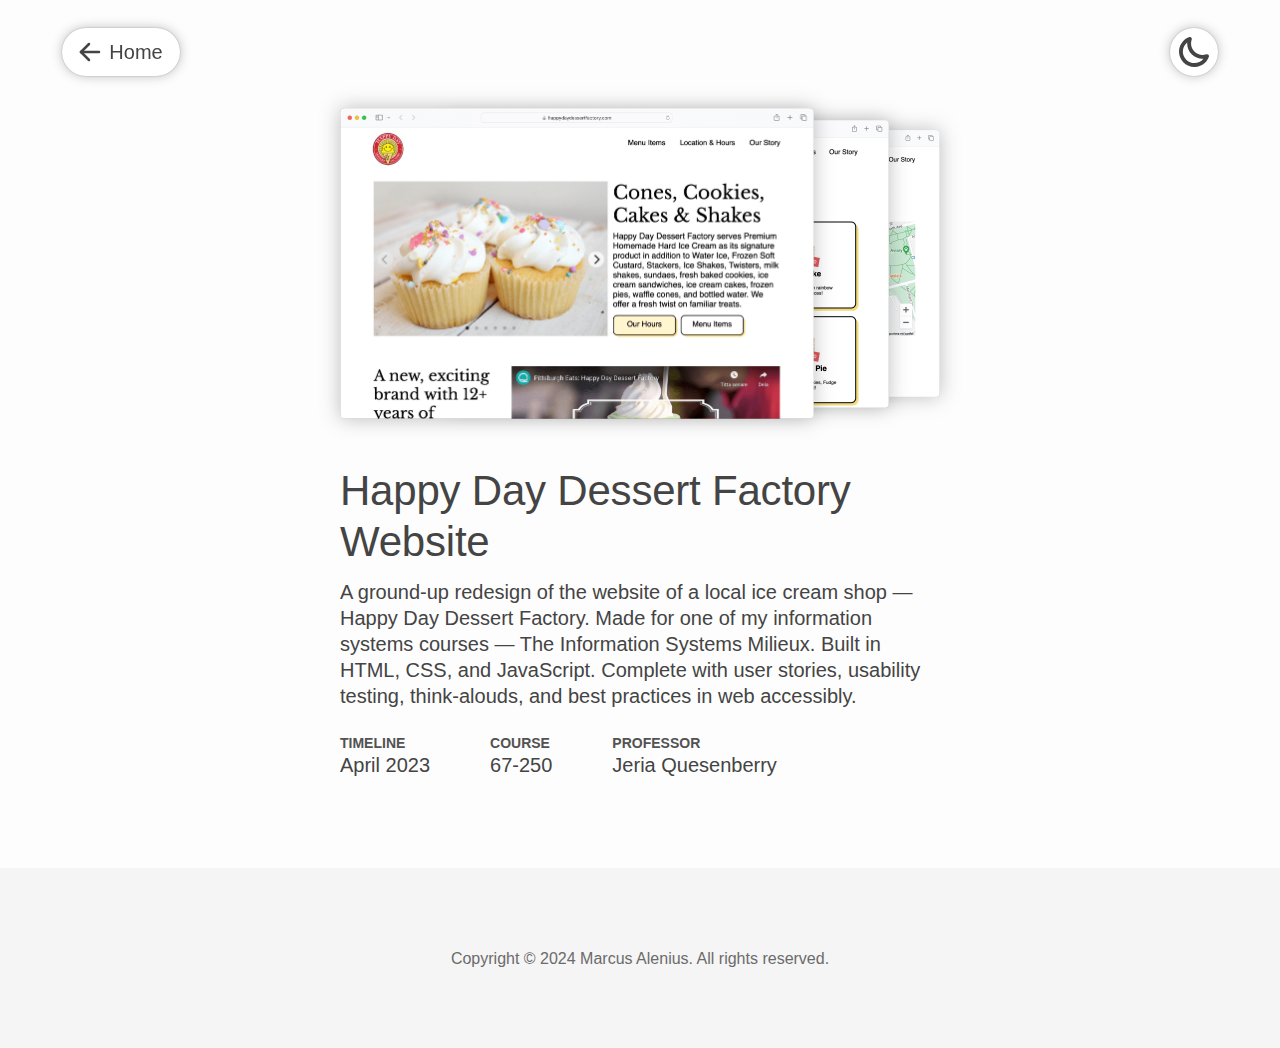
<file: happy-day.html>
<!DOCTYPE html>
<html lang="en">
  <head>
    <meta charset="UTF-8">
    <meta http-equiv="X-UA-Compatible" content="IE=edge">
    <meta name="viewport" content="width=device-width, initial-scale=1.0">
    <title>Marcus Alenius — Happy Day Dessert Factory Website</title>
    <meta name="description" content="A ground-up redesign of the website of a local ice cream shop — Happy Day Dessert Factory. Made for one of my information systems courses — The Information Systems Milieux. Built in HTML, CSS, and JavaScript. Complete with user stories, usability testing, think-alouds, and best practices in web accessibly.">
    <meta name="author" content="Marcus Alenius">
    <!-- Favicon -->
    <link rel="icon" type="image/png" sizes="16x16" href="/favicon-16x16.png">
    <link rel="icon" type="image/png" sizes="32x32" href="/favicon-32x32.png">
    <link rel="icon" type="image/png" sizes="48x48" href="/favicon-48x48.png">
    <link rel="icon" type="image/png" sizes="96x96" href="/favicon-96x96.png">
    <link rel="apple-touch-icon" sizes="180x180" href="/favicon-180x180.png">
    <!-- Open Graph meta data -->
    <meta property="og:url" content="https://alenius.io/happy-day">
    <meta property="og:type" content="website">
    <meta property="og:site_name" content="Marcus Alenius — Happy Day Dessert Factory Website">
    <meta property="og:title" content="Marcus Alenius — Happy Day Dessert Factory Website">
    <meta property="og:description" content="A ground-up redesign of the website of a local ice cream shop — Happy Day Dessert Factory. Made for one of my information systems courses — The Information Systems Milieux. Built in HTML, CSS, and JavaScript. Complete with user stories, usability testing, think-alouds, and best practices in web accessibly.">
    <meta property="og:image" content="https://alenius.io/url-thumbnails/happy-day-thumbnail.png">
    <!-- Twitter meta data -->
    <meta name="twitter:card" content="summary_large_image">
    <meta property="twitter:domain" content="alenius.io">
    <meta property="twitter:url" content="https://alenius.io/happy-day">
    <meta name="twitter:title" content="Marcus Alenius — Happy Day Dessert Factory Website">
    <meta name="twitter:description" content="A ground-up redesign of the website of a local ice cream shop — Happy Day Dessert Factory. Made for one of my information systems courses — The Information Systems Milieux. Built in HTML, CSS, and JavaScript. Complete with user stories, usability testing, think-alouds, and best practices in web accessibly.">
    <meta name="twitter:image" content="https://alenius.io/url-thumbnails/happy-day-thumbnail.png">
    <!-- Font import -->
    <link rel="preconnect" href="https://fonts.googleapis.com">
    <link rel="preconnect" href="https://fonts.gstatic.com" crossorigin>
    <link href="https://fonts.googleapis.com/css2?family=Inter:wght@400;500&display=swap" rel="stylesheet">
    <!-- Style sheets -->
    <link rel="stylesheet" href="css/styles.css">
    <link rel="stylesheet" href="css/typography.css">
    <link rel="stylesheet" href="css/navbar.css">
    <link rel="stylesheet" href="css/post.css">
    <link rel="stylesheet" href="css/post-happy-day.css">
    <link rel="stylesheet" href="css/footer.css">
  </head>
  <body class="light-mode post-page">
    <nav>
      <div class="navbutton" id="navbutton-back" tabindex="0" onclick="window.location.href='https://alenius.io'">
        <div class="card-border"></div>
        <img src="icons/back-icon-light-mode.svg" alt="left-arrow" draggable="false" id="back-icon-light-mode">
        <img src="icons/back-icon-dark-mode.svg" alt="left-arrow" draggable="false" id="back-icon-dark-mode">
        <div class="button-text">Home</div>
      </div>
      <div class="navbutton drop-down-hidden" id="navbutton-appearance" tabindex="0" onclick="toggleAppearanceDropdown()">
        <div class="card-border"></div>
        <img src="icons/appearance-icon-light-mode.svg" alt="moon icon to change appearance" draggable="false" class="appearance-icon" id="appearance-icon-light-mode">
        <img src="icons/appearance-icon-dark-mode.svg" alt="moon icon to change appearance" draggable="false" class="appearance-icon" id="appearance-icon-dark-mode">
        <img src="icons/appearance-cross-icon-light-mode.svg" alt="cross icon" draggable="false" class="appearance-cross-icon" id="appearance-cross-icon-light-mode">
        <img src="icons/appearance-cross-icon-dark-mode.svg" alt="cross icon" draggable="false" class="appearance-cross-icon" id="appearance-cross-icon-dark-mode">
      </div>
      <div class="hidden" id="appearance-drop-down">
        <div class="card-border"></div>
        <div class="appearance-drop-down-item selected" id="appearance-drop-down-item-system" tabindex="0" onclick="buttonClickToSetSystemAppearance()">
          <img src="icons/appearance-drop-down-icon-system-light-mode.svg" alt="gear icon" draggable="false" class="appearance-drop-down-icon appearance-drop-down-icon-light-mode">
          <img src="icons/appearance-drop-down-icon-system-dark-mode.png" alt="gear icon" draggable="false" class="appearance-drop-down-icon appearance-drop-down-icon-dark-mode">
          <div class="button-text">System</div>
        </div>
        <div class="appearance-drop-down-item" id="appearance-drop-down-item-light" tabindex="0" onclick="buttonClickToSetLightMode()">
          <img src="icons/appearance-drop-down-icon-light-light-mode.svg" alt="sun icon" draggable="false" class="appearance-drop-down-icon appearance-drop-down-icon-light-mode">
          <img src="icons/appearance-drop-down-icon-light-dark-mode.svg" alt="sun icon" draggable="false" class="appearance-drop-down-icon appearance-drop-down-icon-dark-mode">
          <div class="button-text">Light</div>
        </div>
        <div class="appearance-drop-down-item" id="appearance-drop-down-item-dark" tabindex="0" onclick="buttonClickToSetDarkMode()">
          <img src="icons/appearance-drop-down-icon-dark-light-mode.svg" alt="moon icon" draggable="false" class="appearance-drop-down-icon appearance-drop-down-icon-light-mode">
          <img src="icons/appearance-drop-down-icon-dark-dark-mode.svg" alt="moon icon" draggable="false" class="appearance-drop-down-icon appearance-drop-down-icon-dark-mode">
          <div class="button-text">Dark</div>
        </div>
      </div>
    </nav>
    <div id="container">
      <div class="post" id="happy-day-post">
        <div class="post-image">
          <img src="images/happy-day-location-full.png" alt="screenshot of Happy Day Dessert Factory's location page" id="happy-day-location-full">
          <img src="images/happy-day-menu-full.png" alt="screenshot of Happy Day Dessert Factory's menu page" id="happy-day-menu-full">
          <img src="images/happy-day-home-full.png" alt="screenshot of Happy Day Dessert Factory's home page" id="happy-day-home-full">
        </div>
        <h2>Happy Day Dessert Factory Website</h2>
        <div class="post-intro">
          <p class="paragraph-small">
            A ground-up redesign of the website of a local ice cream shop — Happy Day Dessert Factory. Made for one of my information systems courses — The Information Systems Milieux. Built in HTML, CSS, and JavaScript. Complete with user stories, usability testing, think-alouds, and best practices in web accessibly.</p>
          <div class="info-items">
            <div>
              <p class="info-item-header">TIMELINE</p>
              <p class="paragraph-small info-item-desktop">April 2023</p>
              <p class="paragraph-small info-item-mobile">4/2023</p>
            </div>
            <div>
              <p class="info-item-header">COURSE</p>
              <p class="paragraph-small info-item-desktop">67-250</p>
              <p class="paragraph-small info-item-mobile">67-250</p>
          </div>
            <a href="https://jeriaq.com" target="_blank">
              <p class="info-item-header">PROFESSOR</p>
              <p class="paragraph-small info-item-desktop">Jeria Quesenberry</p>
              <p class="paragraph-small info-item-mobile">J. Quesenberry</p>
            </a>
          </div>
        </div>
      </div>
    </div>  
    <footer>
      <div class="footer-text">Copyright &copy; 2024 Marcus Alenius. All rights reserved.</div>
    </footer>
    <script src="js/navbar-and-appearance.js"></script>
    <script src="js/card-hover-effect.js"></script>
    <script src="js/accessibility.js"></script>
  </body>
</html>
</file>
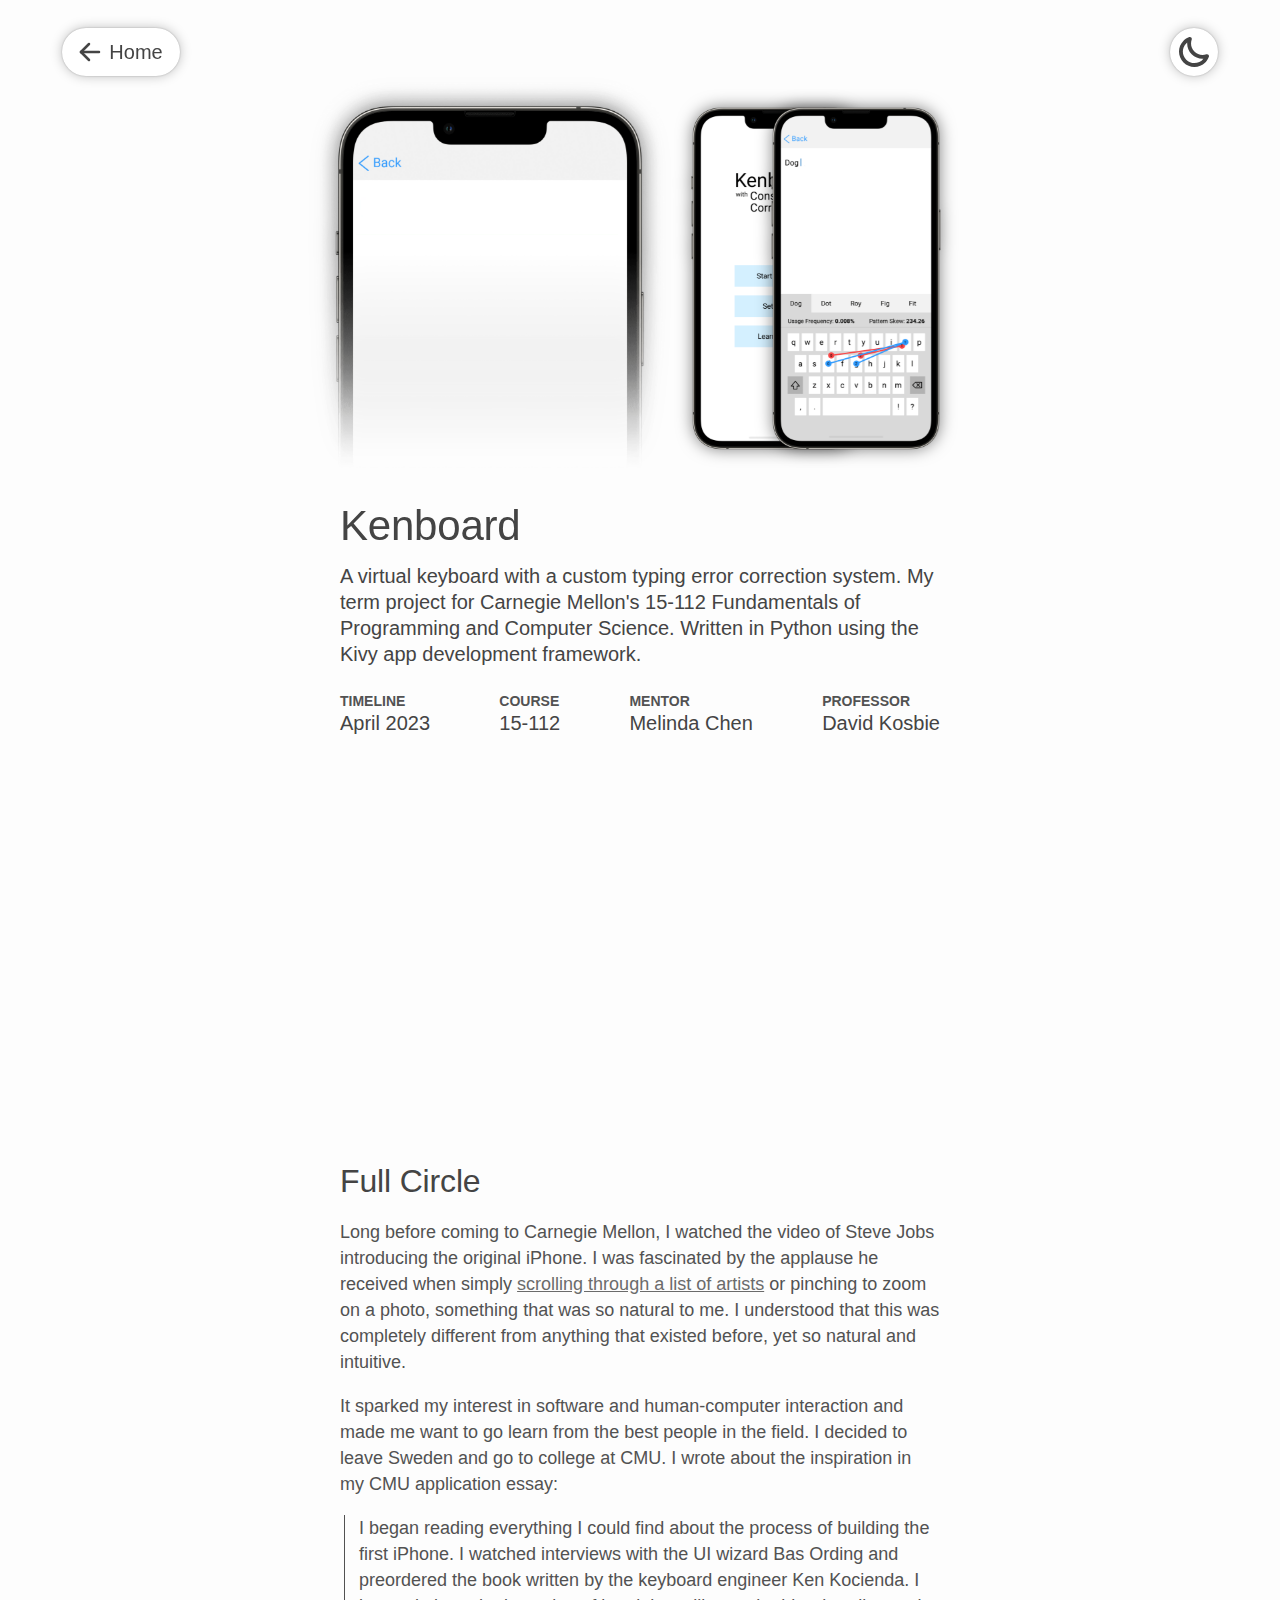
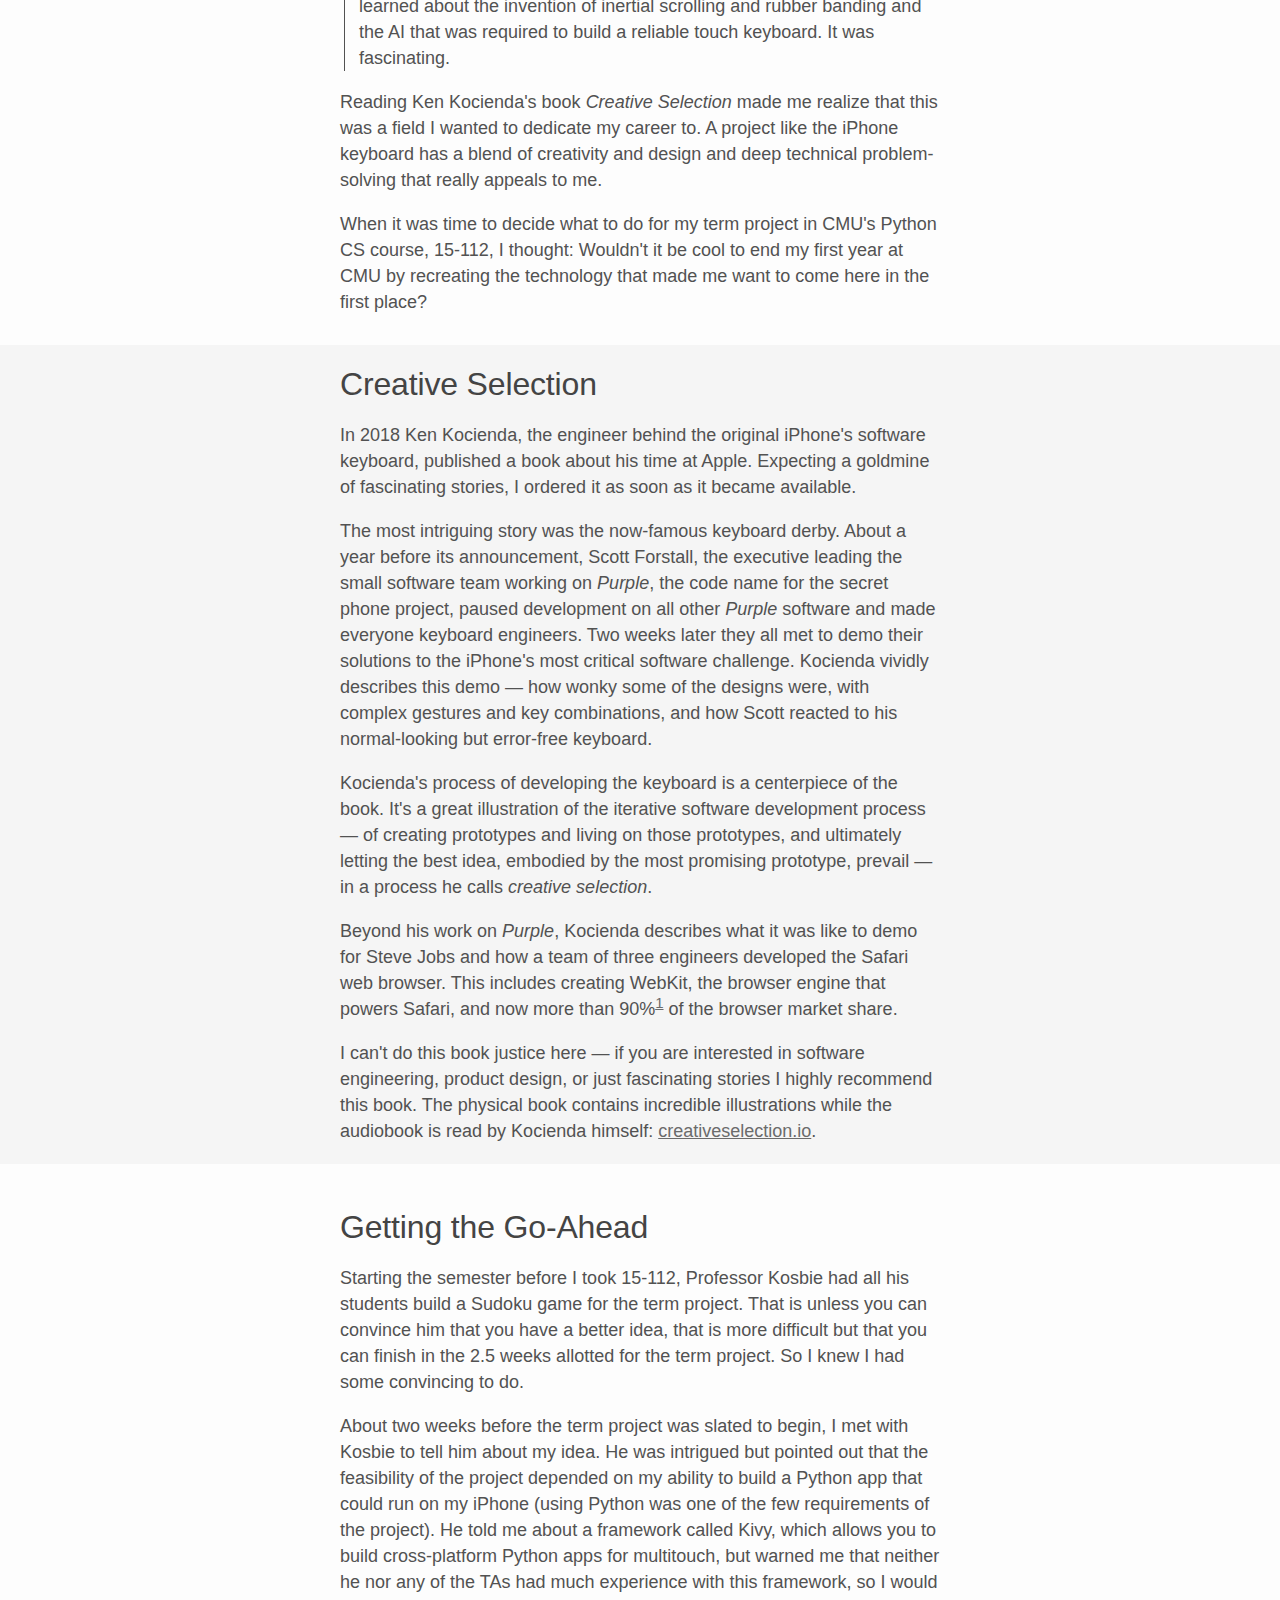
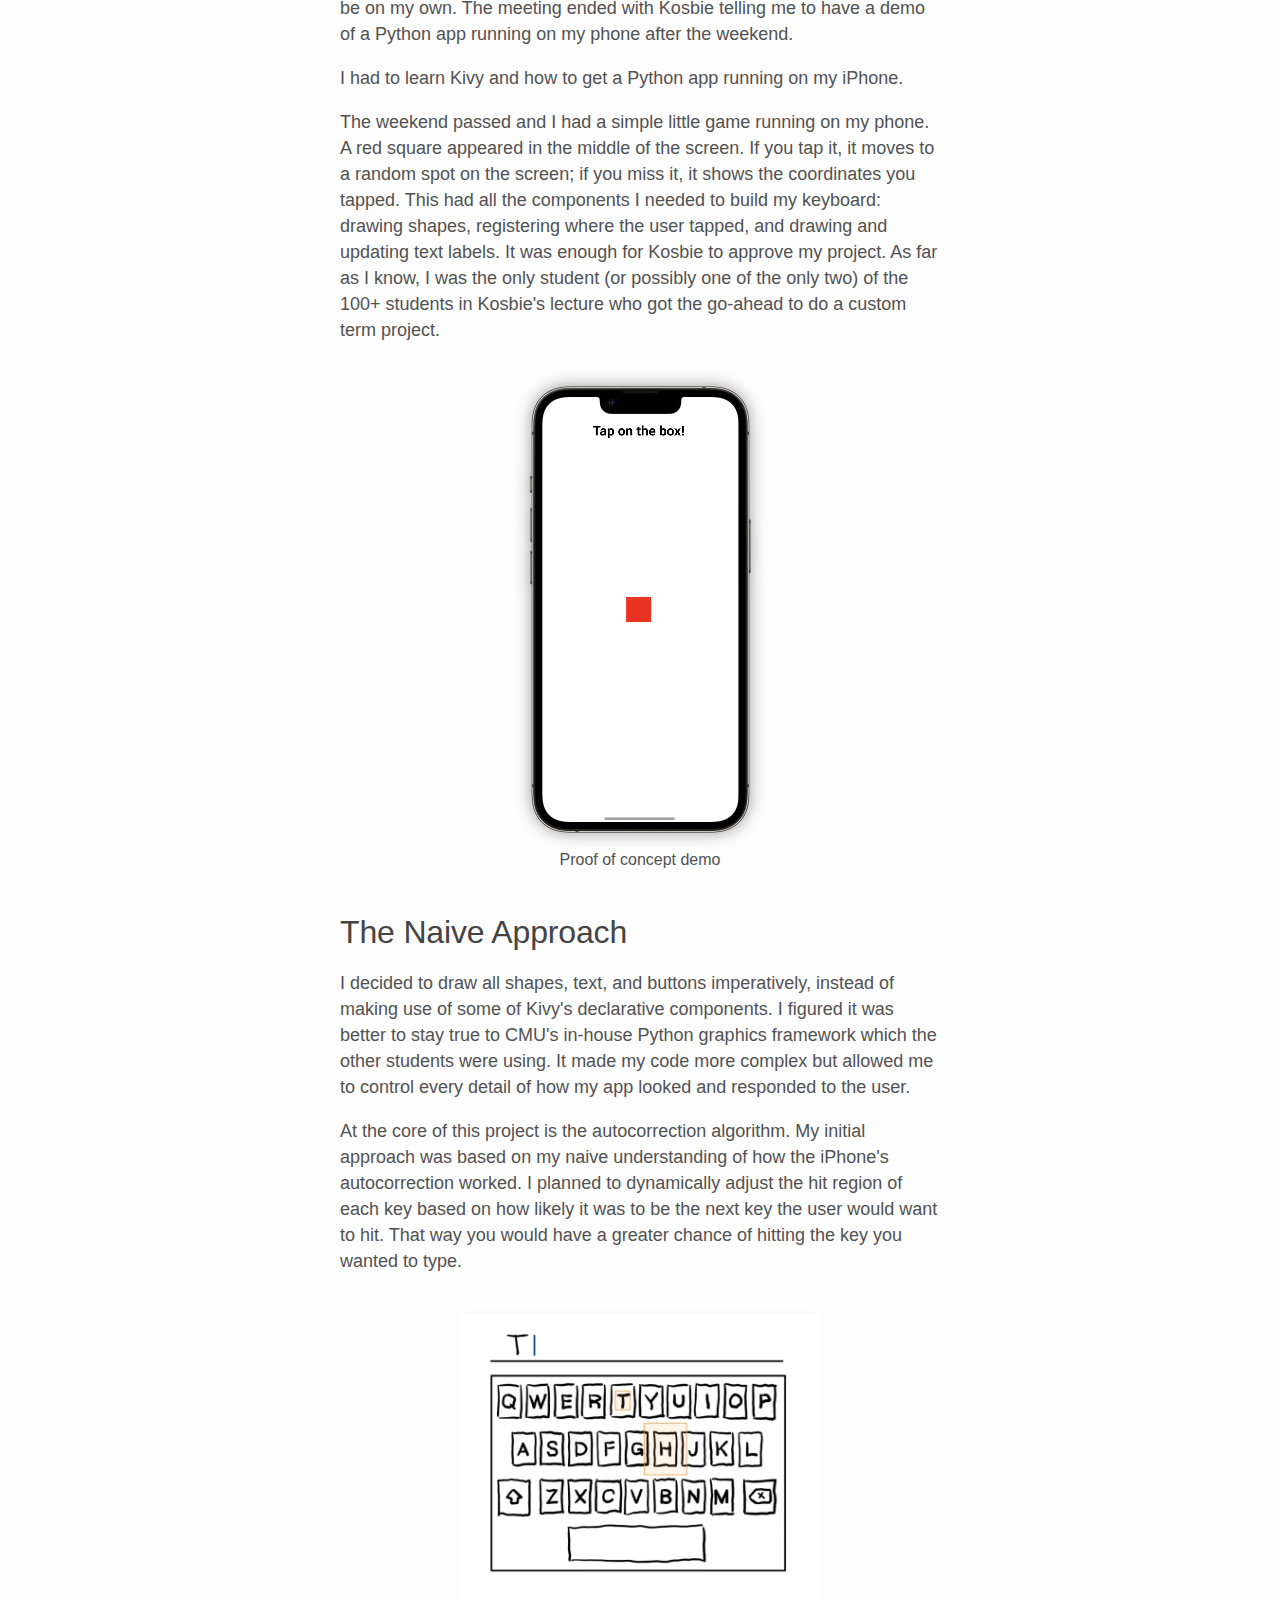
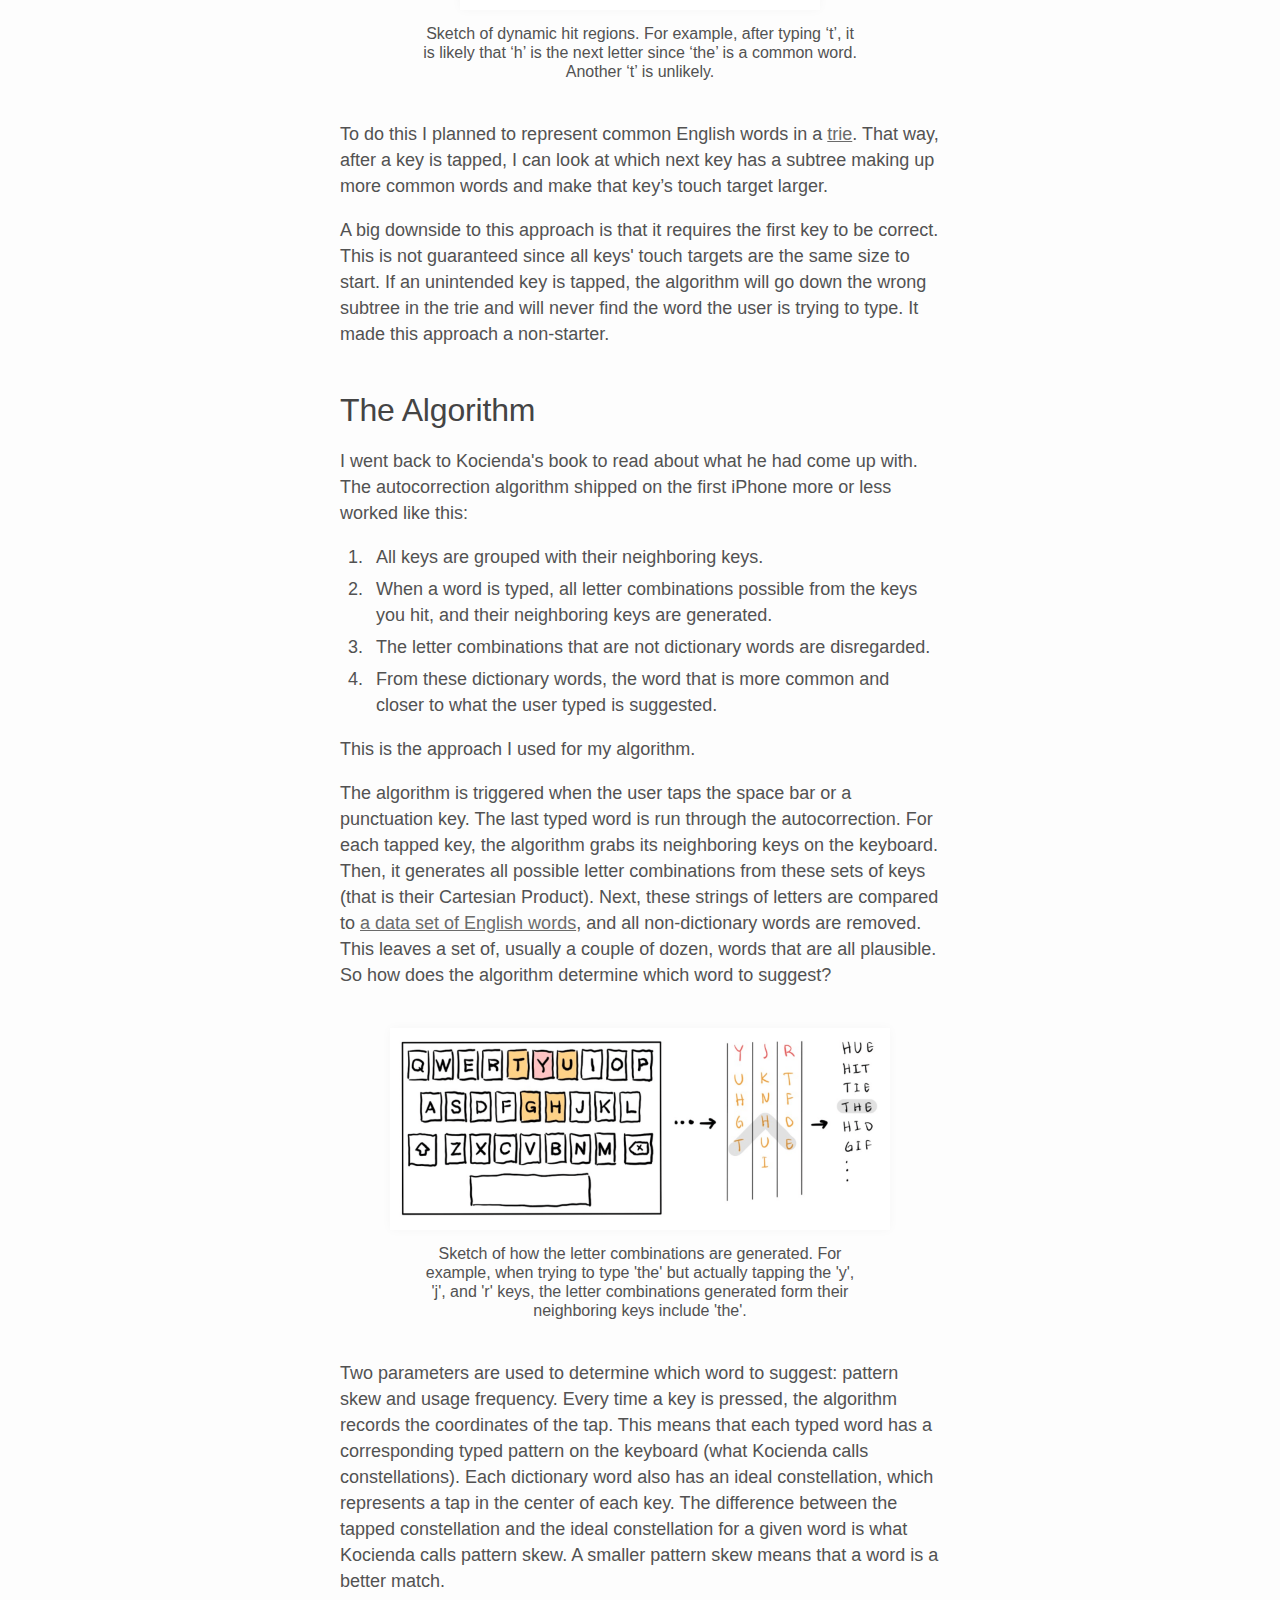
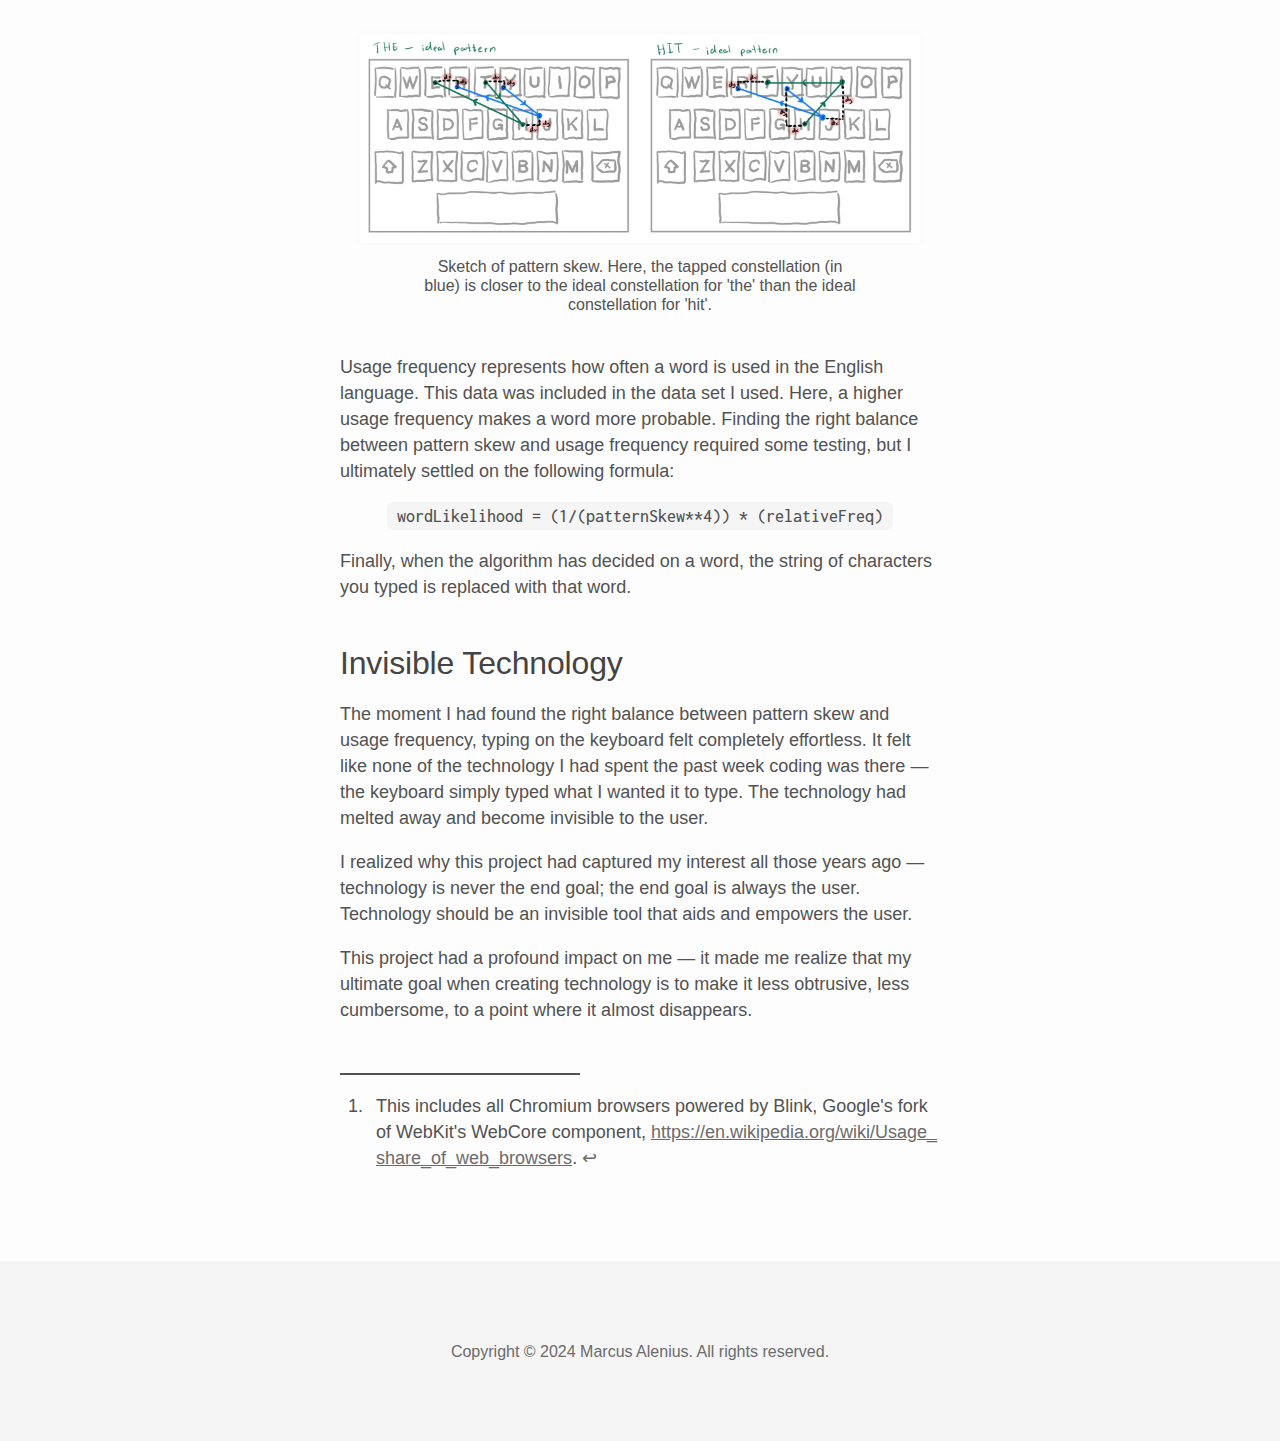
<file: kenboard.html>
<!DOCTYPE html>
<html lang="en">
  <head>
    <meta charset="UTF-8">
    <meta http-equiv="X-UA-Compatible" content="IE=edge">
    <meta name="viewport" content="width=device-width, initial-scale=1.0">
    <title>Marcus Alenius — Kenboard</title>
    <meta name="description" content="A virtual keyboard with a custom typing error correction system. My term project for Carnegie Mellon's 15-112 Fundamentals of Programming and Computer Science. Written in Python using the Kivy app development framework.">
    <meta name="author" content="Marcus Alenius">
    <!-- Favicon -->
    <link rel="icon" type="image/png" sizes="16x16" href="/favicon-16x16.png">
    <link rel="icon" type="image/png" sizes="32x32" href="/favicon-32x32.png">
    <link rel="icon" type="image/png" sizes="48x48" href="/favicon-48x48.png">
    <link rel="icon" type="image/png" sizes="96x96" href="/favicon-96x96.png">
    <link rel="apple-touch-icon" sizes="180x180" href="/favicon-180x180.png">
    <!-- Open Graph meta data -->
    <meta property="og:url" content="https://alenius.io/kenboard">
    <meta property="og:type" content="website">
    <meta property="og:site_name" content="Marcus Alenius — Kenboard">
    <meta property="og:title" content="Marcus Alenius — Kenboard">
    <meta property="og:description" content="A virtual keyboard with a custom typing error correction system. My term project for Carnegie Mellon's 15-112 Fundamentals of Programming and Computer Science. Written in Python using the Kivy app development framework.">
    <meta property="og:image" content="https://alenius.io/url-thumbnails/kenboard-thumbnail.png">
    <!-- Twitter meta data -->
    <meta name="twitter:card" content="summary_large_image">
    <meta property="twitter:domain" content="alenius.io">
    <meta property="twitter:url" content="https://alenius.io/kenboard">
    <meta name="twitter:title" content="Marcus Alenius — Kenboard">
    <meta name="twitter:description" content="A virtual keyboard with a custom typing error correction system. My term project for Carnegie Mellon's 15-112 Fundamentals of Programming and Computer Science. Written in Python using the Kivy app development framework.">
    <meta name="twitter:image" content="https://alenius.io/url-thumbnails/kenboard-thumbnail.png">
    <!-- Font imports -->
    <link rel="preconnect" href="https://fonts.googleapis.com">
    <link rel="preconnect" href="https://fonts.gstatic.com" crossorigin>
    <link href="https://fonts.googleapis.com/css2?family=Inter:wght@400;500&display=swap" rel="stylesheet">
    <link href="https://fonts.googleapis.com/css2?family=Inconsolata:wght@400;500&display=swap" rel="stylesheet">
    <!-- Style sheets -->
    <link rel="stylesheet" href="css/styles.css">
    <link rel="stylesheet" href="css/typography.css">
    <link rel="stylesheet" href="css/navbar.css">
    <link rel="stylesheet" href="css/post.css">
    <link rel="stylesheet" href="css/code-snippets.css">
    <link rel="stylesheet" href="css/post-kenboard.css">
    <link rel="stylesheet" href="css/footer.css">
  </head>
  <body class="light-mode post-page">
    <nav>
      <div class="navbutton" id="navbutton-back" tabindex="0" onclick="window.location.href='https://alenius.io'">
        <div class="card-border"></div>
        <img src="icons/back-icon-light-mode.svg" alt="left-arrow" draggable="false" id="back-icon-light-mode">
        <img src="icons/back-icon-dark-mode.svg" alt="left-arrow" draggable="false" id="back-icon-dark-mode">
        <div class="button-text">Home</div>
      </div>
      <div class="navbutton drop-down-hidden" id="navbutton-appearance" tabindex="0" onclick="toggleAppearanceDropdown()">
        <div class="card-border"></div>
        <img src="icons/appearance-icon-light-mode.svg" alt="moon icon to change appearance" draggable="false" class="appearance-icon" id="appearance-icon-light-mode">
        <img src="icons/appearance-icon-dark-mode.svg" alt="moon icon to change appearance" draggable="false" class="appearance-icon" id="appearance-icon-dark-mode">
        <img src="icons/appearance-cross-icon-light-mode.svg" alt="cross icon" draggable="false" class="appearance-cross-icon" id="appearance-cross-icon-light-mode">
        <img src="icons/appearance-cross-icon-dark-mode.svg" alt="cross icon" draggable="false" class="appearance-cross-icon" id="appearance-cross-icon-dark-mode">
      </div>
      <div class="hidden" id="appearance-drop-down">
        <div class="card-border"></div>
        <div class="appearance-drop-down-item selected" id="appearance-drop-down-item-system" tabindex="0" onclick="buttonClickToSetSystemAppearance()">
          <img src="icons/appearance-drop-down-icon-system-light-mode.svg" alt="gear icon" draggable="false" class="appearance-drop-down-icon appearance-drop-down-icon-light-mode">
          <img src="icons/appearance-drop-down-icon-system-dark-mode.png" alt="gear icon" draggable="false" class="appearance-drop-down-icon appearance-drop-down-icon-dark-mode">
          <div class="button-text">System</div>
        </div>
        <div class="appearance-drop-down-item" id="appearance-drop-down-item-light" tabindex="0" onclick="buttonClickToSetLightMode()">
          <img src="icons/appearance-drop-down-icon-light-light-mode.svg" alt="sun icon" draggable="false" class="appearance-drop-down-icon appearance-drop-down-icon-light-mode">
          <img src="icons/appearance-drop-down-icon-light-dark-mode.svg" alt="sun icon" draggable="false" class="appearance-drop-down-icon appearance-drop-down-icon-dark-mode">
          <div class="button-text">Light</div>
        </div>
        <div class="appearance-drop-down-item" id="appearance-drop-down-item-dark" tabindex="0" onclick="buttonClickToSetDarkMode()">
          <img src="icons/appearance-drop-down-icon-dark-light-mode.svg" alt="moon icon" draggable="false" class="appearance-drop-down-icon appearance-drop-down-icon-light-mode">
          <img src="icons/appearance-drop-down-icon-dark-dark-mode.svg" alt="moon icon" draggable="false" class="appearance-drop-down-icon appearance-drop-down-icon-dark-mode">
          <div class="button-text">Dark</div>
        </div>
      </div>
    </nav>
    <div id="container">
      <div class="post" id="kenboard-post">
        <div class="post-image">
          <img src="images/kenboard-demo-full-length.png" alt="screenshot of Kenboard's typing experience" id="kenboard-demo-image-full-length">
          <video src="images/kenboard-demo.mp4" playsinline muted loop id="kenboard-demo-video"></video>
          <img src="images/kenboard-splash.png" alt="screenshot of Kenboard's splash screen" id="kenboard-splash">
          <img src="images/kenboard-debug.png" alt="screenshot of Kenboard's typing experience in debug mode" id="kenboard-debug">  
        </div>
        <h2>Kenboard</h2>
        <div class="post-intro">
          <p class="paragraph-small">
            A virtual keyboard with a custom typing error correction system. My term project for Carnegie Mellon's 15-112 Fundamentals of Programming and Computer Science. Written in Python using the Kivy app development framework.
          </p>
          <div class="info-items">
            <div>
              <p class="info-item-header">TIMELINE</p>
              <p class="paragraph-small info-item-desktop">April 2023</p>
              <p class="paragraph-small info-item-mobile">4/2023</p>
            </div>
            <a href="https://www.cs.cmu.edu/~112/" target="_blank">
              <p class="info-item-header">COURSE</p>
              <p class="paragraph-small info-item-desktop">15-112</p>
              <p class="paragraph-small info-item-mobile">15-112</p>
            </a>
            <a href="https://www.linkedin.com/in/melinda-chen-121140162/" target="_blank">
              <p class="info-item-header">MENTOR</p>
              <p class="paragraph-small info-item-desktop">Melinda Chen</p>
              <p class="paragraph-small info-item-mobile">M. Chen</p>
            </a>
            <a href="https://www.kosbie.net/cmu/" target="_blank">
              <p class="info-item-header">PROFESSOR</p>
              <p class="paragraph-small info-item-desktop">David Kosbie</p>
              <p class="paragraph-small info-item-mobile">D. Kosbie</p>
            </a>
          </div>
          <iframe src="https://www.youtube.com/embed/GL7kLWBDsWU" title="YouTube video player" frameborder="0" allow="accelerometer; autoplay; clipboard-write; encrypted-media; gyroscope; picture-in-picture; web-share" allowfullscreen></iframe>
        </div>

        <div class="post-body">
          <h3>Full Circle</h3>
          <p>
            Long before coming to Carnegie Mellon, I watched the video of Steve Jobs introducing the original iPhone. I was fascinated by the applause he received when simply <a href="https://youtu.be/VQKMoT-6XSg?t=971" target="_blank">scrolling through a list of artists</a> or pinching to zoom on a photo, something that was so natural to me. I understood that this was completely different from anything that existed before, yet so natural and intuitive.
          </p>
          <p>
            It sparked my interest in software and human-computer interaction and made me want to go learn from the best people in the field. I decided to leave Sweden and go to college at CMU. I wrote about the inspiration in my CMU application essay:
          </p>
          <blockquote>
            <p>
              I began reading everything I could find about the process of building the first iPhone. I watched interviews with the UI wizard Bas Ording and preordered the book written by the keyboard engineer Ken Kocienda. I learned about the invention of inertial scrolling and rubber banding and the AI that was required to build a reliable touch keyboard. It was fascinating.
            </p>
          </blockquote>
          <p>
            Reading Ken Kocienda's book <em>Creative Selection</em> made me realize that this was a field I wanted to dedicate my career to. A project like the iPhone keyboard has a blend of creativity and design and deep technical problem-solving that really appeals to me.
          </p>
          <p>
            When it was time to decide what to do for my term project in CMU's Python CS course, 15-112, I thought: Wouldn't it be cool to end my first year at CMU by recreating the technology that made me want to come here in the first place?
          </p>
          
          <div class="colored-section">
            <div class="colored-section-background"></div>
            <div class="colored-section-content">
              <h3>Creative Selection</h3>
              <p>
                In 2018 Ken Kocienda, the engineer behind the original iPhone's software keyboard, published a book about his time at Apple. Expecting a goldmine of fascinating stories, I ordered it as soon as it became available.
              </p>
              <p>
                The most intriguing story was the now-famous keyboard derby. About a year before its announcement, Scott Forstall, the executive leading the small software team working on <em>Purple</em>, the code name for the secret phone project, paused development on all other <em>Purple</em> software and made everyone keyboard engineers. Two weeks later they all met to demo their solutions to the iPhone's most critical software challenge. Kocienda vividly describes this demo — how wonky some of the designs were, with complex gestures and key combinations, and how Scott reacted to his normal-looking but error-free keyboard.
              </p>
              <p>
                Kocienda's process of developing the keyboard is a centerpiece of the book. It's a great illustration of the iterative software development process — of creating prototypes and living on those prototypes, and ultimately letting the best idea, embodied by the most promising prototype, prevail — in a process he calls <em>creative selection</em>.
              </p>
              <p>
                Beyond his work on <em>Purple</em>, Kocienda describes what it was like to demo for Steve Jobs and how a team of three engineers developed the Safari web browser. This includes creating WebKit, the browser engine that powers Safari, and now more than 90%<sup><a id="footnote-1-number" href="#footnote-1-text">1</a></sup> of the browser market share.
              </p>
              <p>
                I can't do this book justice here — if you are interested in software engineering, product design, or just fascinating stories I highly recommend this book. The physical book contains incredible illustrations while the audiobook is read by Kocienda himself: <a href="http://creativeselection.io" target="_blank">creativeselection.io</a>.
              </p>  
            </div>
          </div>

          <h3>Getting the Go-Ahead</h3>
          <p>
            Starting the semester before I took 15-112, Professor Kosbie had all his students build a Sudoku game for the term project. That is unless you can convince him that you have a better idea, that is more difficult but that you can finish in the 2.5 weeks allotted for the term project. So I knew I had some convincing to do.
          </p>
          <p>
            About two weeks before the term project was slated to begin, I met with Kosbie to tell him about my idea. He was intrigued but pointed out that the feasibility of the project depended on my ability to build a Python app that could run on my iPhone (using Python was one of the few requirements of the project). He told me about a framework called Kivy, which allows you to build cross-platform Python apps for multitouch, but warned me that neither he nor any of the TAs had much experience with this framework, so I would be on my own. The meeting ended with Kosbie telling me to have a demo of a Python app running on my phone after the weekend.
          </p>
          <p>
            I had to learn Kivy and how to get a Python app running on my iPhone.
          </p>
          <p>
            The weekend passed and I had a simple little game running on my phone. A red square appeared in the middle of the screen. If you tap it, it moves to a random spot on the screen; if you miss it, it shows the coordinates you tapped. This had all the components I needed to build my keyboard: drawing shapes, registering where the user tapped, and drawing and updating text labels. It was enough for Kosbie to approve my project. As far as I know, I was the only student (or possibly one of the only two) of the 100+ students in Kosbie's lecture who got the go-ahead to do a custom term project.
          </p>

          <div class="body-image">
            <img src="images/kenboard-proof-of-concept.png" alt="screenshot of proof of concept demo" id="kenboard-proof-of-concept">
            <video src="images/kenboard-proof-of-concept-video.mp4" playsinline muted loop id="kenboard-proof-of-concept-video"></video>
            <div class="image-text">Proof of concept demo</div>
          </div>

          <h3>The Naive Approach</h3>
          <p>
            I decided to draw all shapes, text, and buttons imperatively, instead of making use of some of Kivy's declarative components. I figured it was better to stay true to CMU's in-house Python graphics framework which the other students were using. It made my code more complex but allowed me to control every detail of how my app looked and responded to the user.
          </p>
          <p>
            At the core of this project is the autocorrection algorithm. My initial approach was based on my naive understanding of how the iPhone's autocorrection worked. I planned to dynamically adjust the hit region of each key based on how likely it was to be the next key the user would want to hit. That way you would have a greater chance of hitting the key you wanted to type.
          </p>
          <div class="body-image">
            <img src="images/kenboard-naive-approach.png" alt="sketch of dynamically changing hit regions" id="kenboard-naive-approach">
            <div class="image-text">Sketch of dynamic hit regions. For example, after typing ‘t’, it is likely that ‘h’ is the next letter since ‘the’ is a common word. Another ‘t’ is unlikely.</div>
          </div>
          <p>
            To do this I planned to represent common English words in a <a href="https://en.wikipedia.org/wiki/Trie" target="_blank">trie</a>. That way, after a key is tapped, I can look at which next key has a subtree making up more common words and make that key’s touch target larger.
          </p>
          <p>
            A big downside to this approach is that it requires the first key to be correct. This is not guaranteed since all keys' touch targets are the same size to start. If an unintended key is tapped, the algorithm will go down the wrong subtree in the trie and will never find the word the user is trying to type. It made this approach a non-starter.
          </p>

          <h3>The Algorithm</h3>
          <p>
            I went back to Kocienda's book to read about what he had come up with. The autocorrection algorithm shipped on the first iPhone more or less worked like this:
          </p>
          <ol>
            <li>
              <p>
                All keys are grouped with their neighboring keys.
              </p>
            </li>
            <li>
              <p>
                When a word is typed, all letter combinations possible from the keys you hit, and their neighboring keys are generated.
              </p>
            </li>
            <li>
              <p>
                The letter combinations that are not dictionary words are disregarded.
              </p>
            </li>
            <li>
              <p>
                From these dictionary words, the word that is more common and closer to what the user typed is suggested.
              </p>
            </li>
          </ol>
          <p>
            This is the approach I used for my algorithm.
          </p>
          <p>
            The algorithm is triggered when the user taps the space bar or a punctuation key. The last typed word is run through the autocorrection. For each tapped key, the algorithm grabs its neighboring keys on the keyboard. Then, it generates all possible letter combinations from these sets of keys (that is their Cartesian Product). Next, these strings of letters are compared to <a href="https://www.kaggle.com/datasets/rtatman/english-word-frequency?resource=download" target="_blank">a data set of English words</a>, and all non-dictionary words are removed. This leaves a set of, usually a couple of dozen, words that are all plausible. So how does the algorithm determine which word to suggest?
          </p>
          <div class="body-image">
            <img src="images/kenboard-letter-combinations.png" alt="sketch of how the letter combinations are generated" id="kenboard-letter-combinations">
            <div class="image-text">Sketch of how the letter combinations are generated. For example, when trying to type 'the' but actually tapping the 'y', 'j', and 'r' keys, the letter combinations generated form their neighboring keys include 'the'.</div>
          </div>
          <p>
            Two parameters are used to determine which word to suggest: pattern skew and usage frequency. Every time a key is pressed, the algorithm records the coordinates of the tap. This means that each typed word has a corresponding typed pattern on the keyboard (what Kocienda calls constellations). Each dictionary word also has an ideal constellation, which represents a tap in the center of each key. The difference between the tapped constellation and the ideal constellation for a given word is what Kocienda calls pattern skew. A smaller pattern skew means that a word is a better match.
          </p>
          <div class="body-image">
            <img src="images/kenboard-pattern-skew.png" alt="sketch of pattern skew" id="kenboard-pattern-skew">
            <div class="image-text">Sketch of pattern skew. Here, the tapped constellation (in blue) is closer to the ideal constellation for 'the' than the ideal constellation for 'hit'.</div>
          </div>
          <p>
            Usage frequency represents how often a word is used in the English language. This data was included in the data set I used. Here, a higher usage frequency makes a word more probable. Finding the right balance between pattern skew and usage frequency required some testing, but I ultimately settled on the following formula:
          </p>
          <p class="code" id="code-desktop">
            wordLikelihood = (1/(patternSkew**4)) * (relativeFreq)
          </p>
          <p class="code" id="code-mobile">
            wordLikelihood =<br>&nbsp;(1/(patternSkew**4)) * (relativeFreq)
          </p>
          <p class="code" id="code-mobile-small">
            wordLikelihood =<br>&nbsp;&nbsp;((1/(patternSkew**4)) * <br>&nbsp;&nbsp;&nbsp;(relativeFreq))
          </p>
          <p>
            Finally, when the algorithm has decided on a word, the string of characters you typed is replaced with that word.
          </p>

          <h3>Invisible Technology</h3>
          <p>
            The moment I had found the right balance between pattern skew and usage frequency, typing on the keyboard felt completely effortless. It felt like none of the technology I had spent the past week coding was there — the keyboard simply typed what I wanted it to type. The technology had melted away and become invisible to the user.
          </p>
          <p>
            I realized why this project had captured my interest all those years ago — technology is never the end goal; the end goal is always the user. Technology should be an invisible tool that aids and empowers the user.
          </p>
          <p>
            This project had a profound impact on me — it made me realize that my ultimate goal when creating technology is to make it less obtrusive, less cumbersome, to a point where it almost disappears.
          </p>

          <hr>
          <div id="post-footnotes">
            <ol>
              <li id="footnote-1-text">
                <p>
                  This includes all Chromium browsers powered by Blink, Google's fork of WebKit's WebCore component, <a href="https://en.wikipedia.org/wiki/Usage_share_of_web_browsers" target="_blank">https://en.wikipedia.org/wiki/Usage_share_of_web_browsers</a>. <a href="#footnote-1-number" class="footnote-number">↩︎︎</a>
                </p>
              </li>
            </ol>
          </div>
        </div>
      </div>
    </div>  
    <footer>
      <div class="footer-text">Copyright &copy; 2024 Marcus Alenius. All rights reserved.</div>
    </footer>
    <script src="js/navbar-and-appearance.js"></script>
    <script src="js/card-hover-effect.js"></script>
    <script src="js/accessibility.js"></script>
    <script src="js/video-playback.js"></script>
  </body>
</html>
</file>
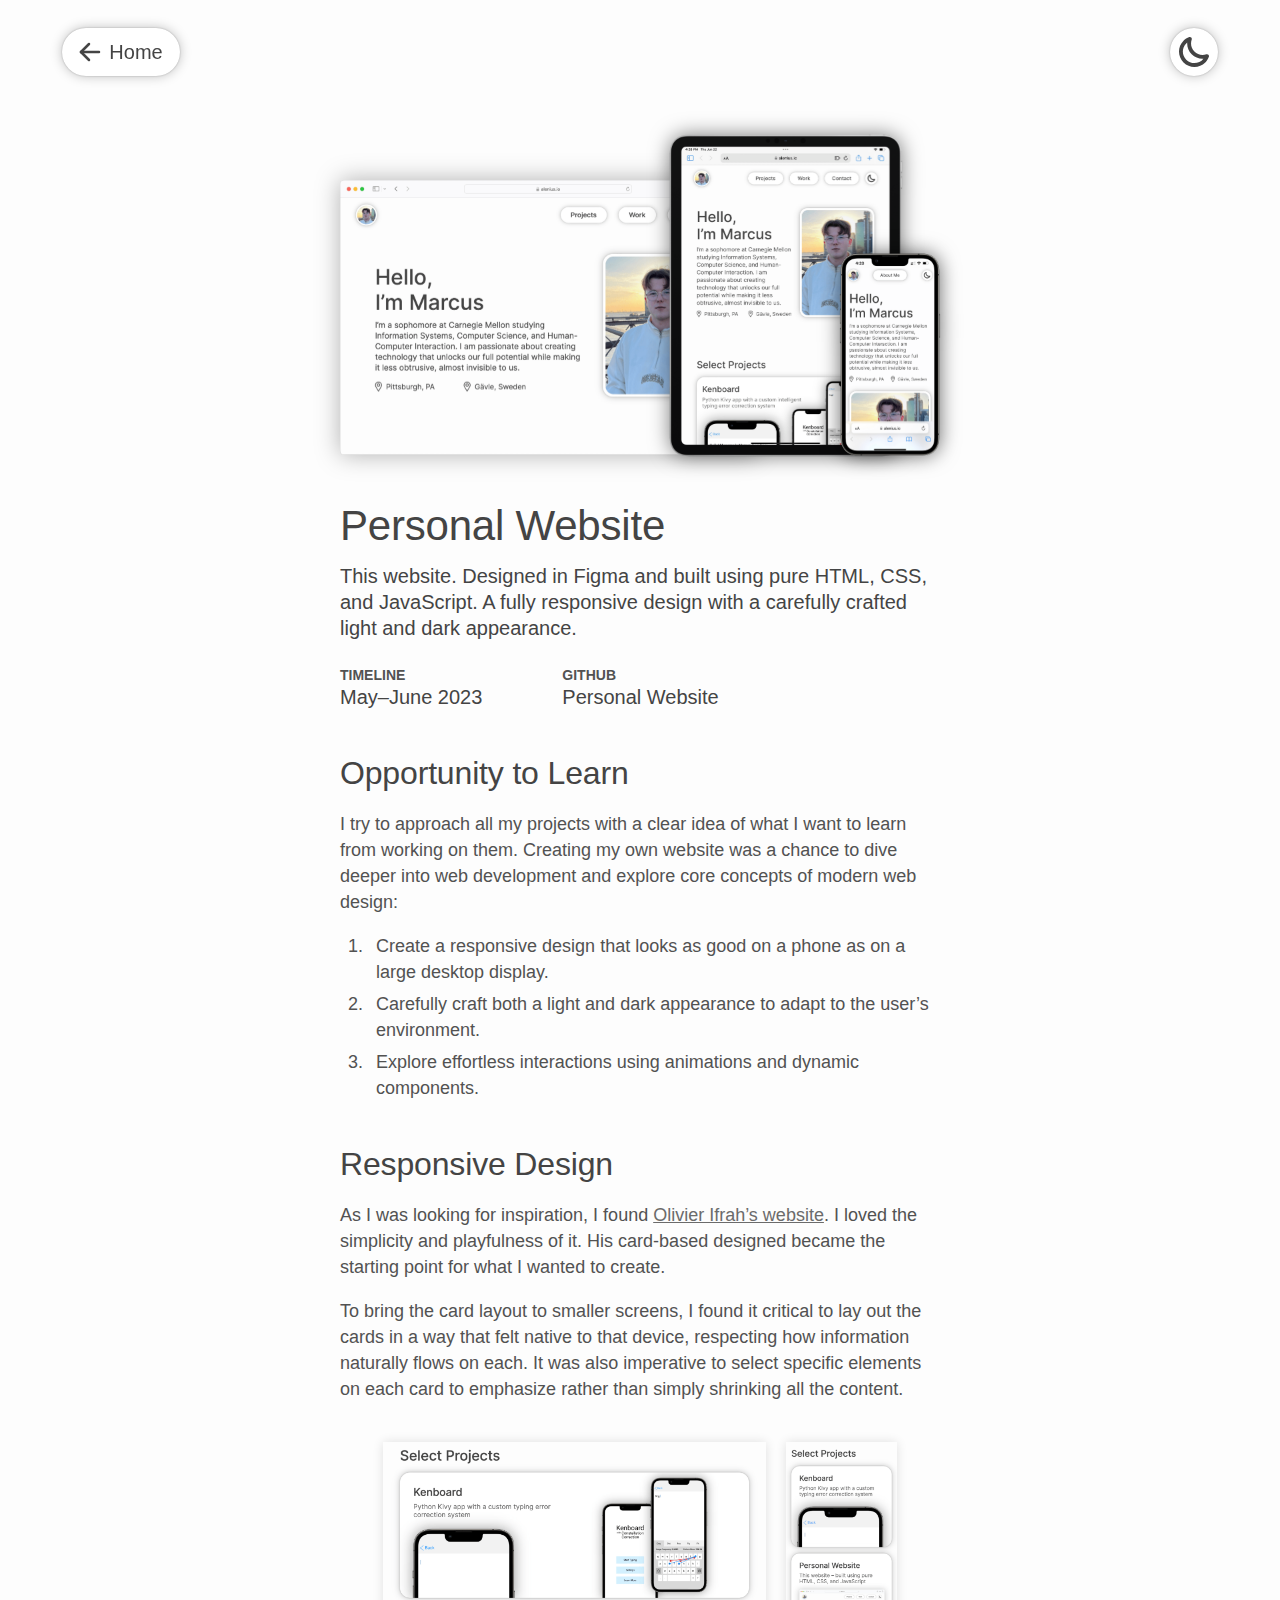
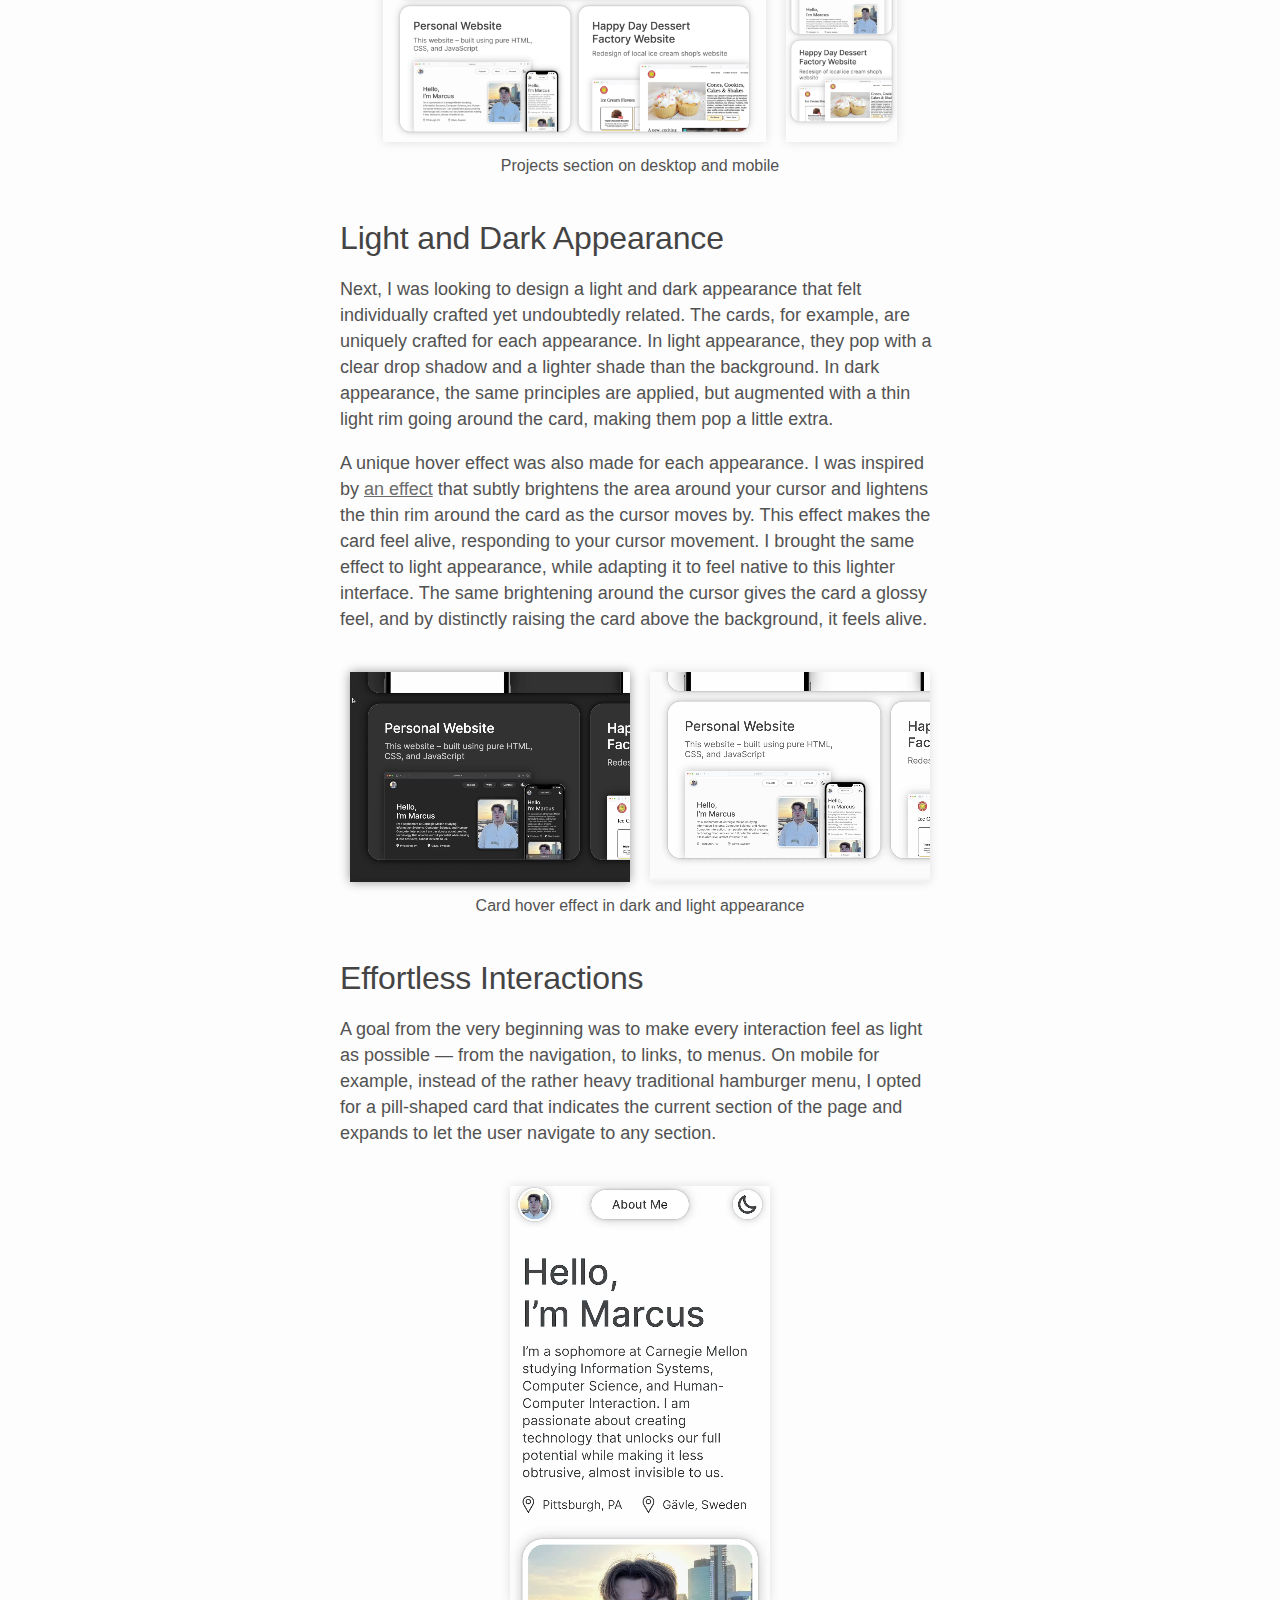
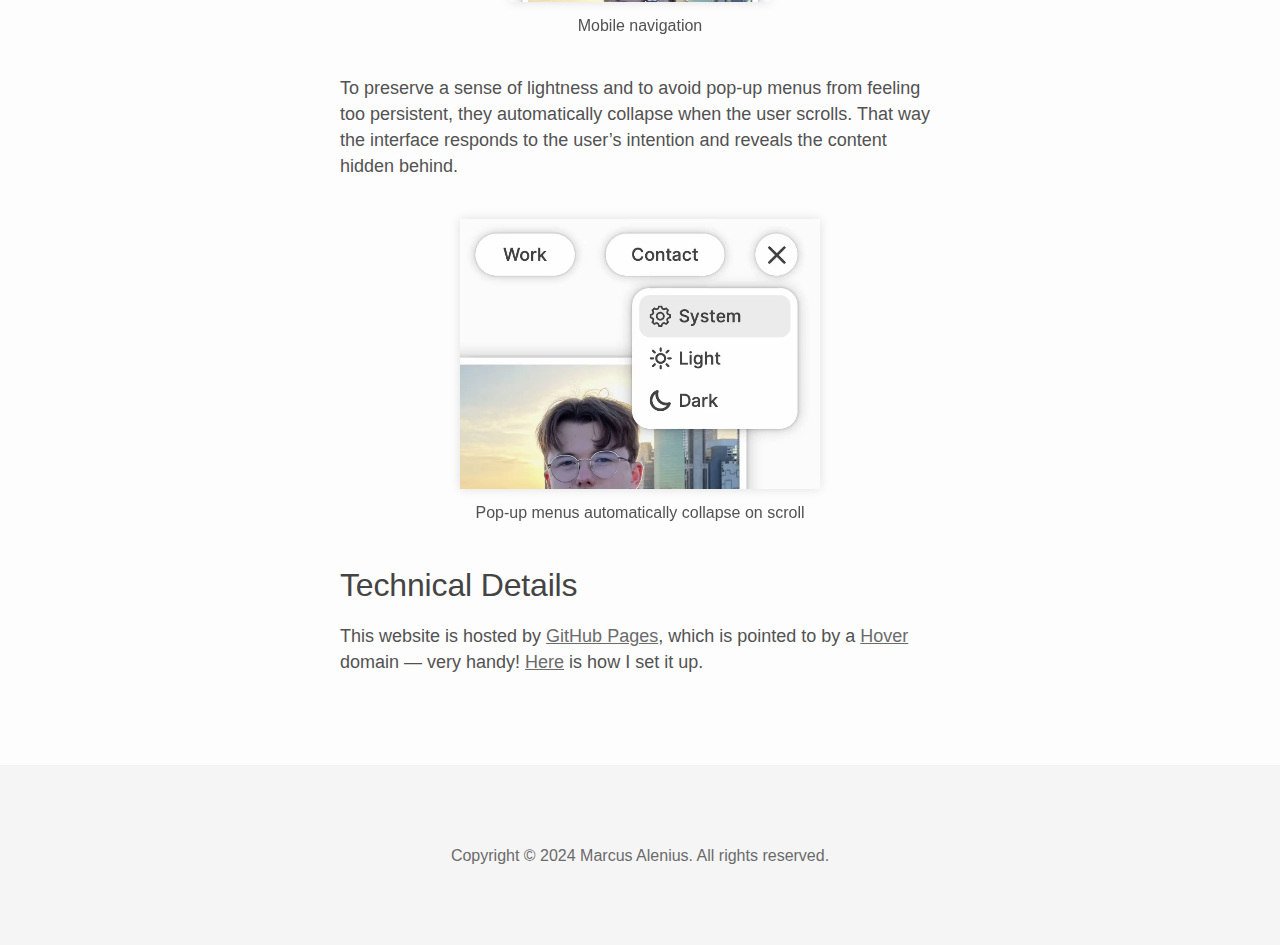
<file: personal-website.html>
<!DOCTYPE html>
<html lang="en">
  <head>
    <meta charset="UTF-8">
    <meta http-equiv="X-UA-Compatible" content="IE=edge">
    <meta name="viewport" content="width=device-width, initial-scale=1.0">
    <title>Marcus Alenius — Personal Website</title>
    <meta name="description" content="This website. Designed in Figma and built using pure HTML, CSS, and JavaScript. A fully responsive design with a carefully crafted light and dark appearance.">
    <meta name="author" content="Marcus Alenius">
    <!-- Favicon -->
    <link rel="icon" type="image/png" sizes="16x16" href="/favicon-16x16.png">
    <link rel="icon" type="image/png" sizes="32x32" href="/favicon-32x32.png">
    <link rel="icon" type="image/png" sizes="48x48" href="/favicon-48x48.png">
    <link rel="icon" type="image/png" sizes="96x96" href="/favicon-96x96.png">
    <link rel="apple-touch-icon" sizes="180x180" href="/favicon-180x180.png">
    <!-- Open Graph meta data -->
    <meta property="og:url" content="https://alenius.io/personal-website">
    <meta property="og:type" content="website">
    <meta property="og:site_name" content="Marcus Alenius — Personal Website">
    <meta property="og:title" content="Marcus Alenius — Personal Website">
    <meta property="og:description" content="This website. Designed in Figma and built using pure HTML, CSS, and JavaScript. A fully responsive design with a carefully crafted light and dark appearance.">
    <meta property="og:image" content="https://alenius.io/url-thumbnails/personal-website-thumbnail.png">
    <!-- Twitter meta data -->
    <meta name="twitter:card" content="summary_large_image">
    <meta property="twitter:domain" content="alenius.io">
    <meta property="twitter:url" content="https://alenius.io/personal-website">
    <meta name="twitter:title" content="Marcus Alenius — Personal Website">
    <meta name="twitter:description" content="This website. Designed in Figma and built using pure HTML, CSS, and JavaScript. A fully responsive design with a carefully crafted light and dark appearance.">
    <meta name="twitter:image" content="https://alenius.io/url-thumbnails/personal-website-thumbnail.png">
    <!-- Font import -->
    <link rel="preconnect" href="https://fonts.googleapis.com">
    <link rel="preconnect" href="https://fonts.gstatic.com" crossorigin>
    <link href="https://fonts.googleapis.com/css2?family=Inter:wght@400;500&display=swap" rel="stylesheet">
    <!-- Style sheets -->
    <link rel="stylesheet" href="css/styles.css">
    <link rel="stylesheet" href="css/typography.css">
    <link rel="stylesheet" href="css/navbar.css">
    <link rel="stylesheet" href="css/post.css">
    <link rel="stylesheet" href="css/post-personal-website.css">
    <link rel="stylesheet" href="css/footer.css">
  </head>
  <body class="light-mode post-page">
    <nav>
      <div class="navbutton" id="navbutton-back" tabindex="0" onclick="window.location.href='https://alenius.io'">
        <div class="card-border"></div>
        <img src="icons/back-icon-light-mode.svg" alt="left-arrow" draggable="false" id="back-icon-light-mode">
        <img src="icons/back-icon-dark-mode.svg" alt="left-arrow" draggable="false" id="back-icon-dark-mode">
        <div class="button-text">Home</div>
      </div>
      <div class="navbutton drop-down-hidden" id="navbutton-appearance" tabindex="0" onclick="toggleAppearanceDropdown()">
        <div class="card-border"></div>
        <img src="icons/appearance-icon-light-mode.svg" alt="moon icon to change appearance" draggable="false" class="appearance-icon" id="appearance-icon-light-mode">
        <img src="icons/appearance-icon-dark-mode.svg" alt="moon icon to change appearance" draggable="false" class="appearance-icon" id="appearance-icon-dark-mode">
        <img src="icons/appearance-cross-icon-light-mode.svg" alt="cross icon" draggable="false" class="appearance-cross-icon" id="appearance-cross-icon-light-mode">
        <img src="icons/appearance-cross-icon-dark-mode.svg" alt="cross icon" draggable="false" class="appearance-cross-icon" id="appearance-cross-icon-dark-mode">
      </div>
      <div class="hidden" id="appearance-drop-down">
        <div class="card-border"></div>
        <div class="appearance-drop-down-item selected" id="appearance-drop-down-item-system" tabindex="0" onclick="buttonClickToSetSystemAppearance()">
          <img src="icons/appearance-drop-down-icon-system-light-mode.svg" alt="gear icon" draggable="false" class="appearance-drop-down-icon appearance-drop-down-icon-light-mode">
          <img src="icons/appearance-drop-down-icon-system-dark-mode.png" alt="gear icon" draggable="false" class="appearance-drop-down-icon appearance-drop-down-icon-dark-mode">
          <div class="button-text">System</div>
        </div>
        <div class="appearance-drop-down-item" id="appearance-drop-down-item-light" tabindex="0" onclick="buttonClickToSetLightMode()">
          <img src="icons/appearance-drop-down-icon-light-light-mode.svg" alt="sun icon" draggable="false" class="appearance-drop-down-icon appearance-drop-down-icon-light-mode">
          <img src="icons/appearance-drop-down-icon-light-dark-mode.svg" alt="sun icon" draggable="false" class="appearance-drop-down-icon appearance-drop-down-icon-dark-mode">
          <div class="button-text">Light</div>
        </div>
        <div class="appearance-drop-down-item" id="appearance-drop-down-item-dark" tabindex="0" onclick="buttonClickToSetDarkMode()">
          <img src="icons/appearance-drop-down-icon-dark-light-mode.svg" alt="moon icon" draggable="false" class="appearance-drop-down-icon appearance-drop-down-icon-light-mode">
          <img src="icons/appearance-drop-down-icon-dark-dark-mode.svg" alt="moon icon" draggable="false" class="appearance-drop-down-icon appearance-drop-down-icon-dark-mode">
          <div class="button-text">Dark</div>
        </div>
      </div>
    </nav>
    <div id="container">
      <div class="post" id="personal-website-post">
        <div class="post-image">
          <img src="images/personal-website-safari-full-light-mode.png" alt="screenshot of this website" class="personal-website-safari-full" id="personal-website-safari-full-light-mode">
          <img src="images/personal-website-safari-full-dark-mode.png" alt="screenshot of this website" class="personal-website-safari-full" id="personal-website-safari-full-dark-mode">
          <img src="images/personal-website-ipad-light-mode.png" alt="screenshot of this website on iPad" class="personal-website-ipad" id="personal-website-ipad-light-mode">
          <img src="images/personal-website-ipad-dark-mode.png" alt="screenshot of this website on iPad" class="personal-website-ipad" id="personal-website-ipad-dark-mode">
          <img src="images/personal-website-iphone-full-light-mode.png" alt="screenshot of this website on an iPhone" class="personal-website-iphone-full" id="personal-website-iphone-full-light-mode">
          <img src="images/personal-website-iphone-full-dark-mode.png" alt="screenshot of this website on an iPhone" class="personal-website-iphone-full" id="personal-website-iphone-full-dark-mode">
        </div>
        <h2>Personal Website</h2>
        <div class="post-intro">
          <p class="paragraph-small">
            This website. Designed in Figma and built using pure HTML, CSS, and JavaScript. A fully responsive design with a carefully crafted light and dark appearance.
          </p>
          <div class="info-items">
            <div>
              <p class="info-item-header">TIMELINE</p>
              <p class="paragraph-small info-item-desktop">May–June 2023</p>
              <p class="paragraph-small info-item-mobile">May–June 2023</p>
            </div>
            <a href="https://github.com/marcusalenius/marcusalenius.github.io" target="_blank">
              <p class="info-item-header">GITHUB</p>
              <p class="paragraph-small info-item-desktop">Personal Website</p>
              <p class="paragraph-small info-item-mobile">Personal Website</p>
            </a>
          </div>
          <div class="post-body">
            <h3>Opportunity to Learn</h3>
            <p>
              I try to approach all my projects with a clear idea of what I want to learn from working on them. Creating my own website was a chance to dive deeper into web development and explore core concepts of modern web design:
            </p>
            <ol>
              <li>
                <p>
                  Create a responsive design that looks as good on a phone as on a large desktop display.
                </p>
              </li>
              <li>
                <p>
                  Carefully craft both a light and dark appearance to adapt to the user’s environment.
                </p>
              </li>
              <li>
                <p>
                  Explore effortless interactions using animations and dynamic components.
                </p>
              </li>
            </ol>

            <h3>Responsive Design</h3>
            <p>
              As I was looking for inspiration, I found <a href="https://www.olivierifrah.com" target="_blank">Olivier Ifrah’s website</a>. I loved the simplicity and playfulness of it. His card-based designed became the starting point for what I wanted to create.
            </p>
            <p>
              To bring the card layout to smaller screens, I found it critical to lay out the cards in a way that felt native to that device, respecting how information naturally flows on each. It was also imperative to select specific elements on each card to emphasize rather than simply shrinking all the content.
            </p>

            <div class="body-image">
              <div class="body-image-side-by-side">
                <img src="images/personal-website-responsive-desktop-light-mode.png" alt="screen of the projects section of this site's home page on a desktop screen" id="personal-website-responsive-desktop-light-mode">
                <img src="images/personal-website-responsive-desktop-dark-mode.png" alt="screen of the projects section of this site's home page on a desktop screen" id="personal-website-responsive-desktop-dark-mode">
                <img src="images/personal-website-responsive-mobile-light-mode.png" alt="screen of the projects section of this site's home page on a mobile screen" id="personal-website-responsive-mobile-light-mode">  
                <img src="images/personal-website-responsive-mobile-dark-mode.png" alt="screen of the projects section of this site's home page on a mobile screen" id="personal-website-responsive-mobile-dark-mode">  
              </div>
              <div class="image-text">Projects section on desktop and mobile</div>
            </div>

            <h3>Light and Dark Appearance</h3>
            <p>
              Next, I was looking to design a light and dark appearance that felt individually crafted yet undoubtedly related. The cards, for example, are uniquely crafted for each appearance. In light appearance, they pop with a clear drop shadow and a lighter shade than the background. In dark appearance, the same principles are applied, but augmented with a thin light rim going around the card, making them pop a little extra.
            </p>
            <p>
              A unique hover effect was also made for each appearance. I was inspired by <a href="https://youtu.be/htGfnF1zN4g" target="_blank">an effect</a> that subtly brightens the area around your cursor and lightens the thin rim around the card as the cursor moves by. This effect makes the card feel alive, responding to your cursor movement. I brought the same effect to light appearance, while adapting it to feel native to this lighter interface. The same brightening around the cursor gives the card a glossy feel, and by distinctly raising the card above the background, it feels alive.
            </p>

            <div class="body-image">
              <div class="body-image-side-by-side" id="body-image-hover">
                <video src="images/personal-website-hover-dark-mode.mp4" playsinline muted loop id="personal-website-hover-dark-mode"></video>
                <video src="images/personal-website-hover-light-mode.mp4" playsinline muted loop id="personal-website-hover-light-mode"></video>
              </div>
              <div class="image-text">Card hover effect in dark and light appearance</div>
            </div>

            <h3>Effortless Interactions</h3>
            <p>
              A goal from the very beginning was to make every interaction feel as light as possible — from the navigation, to links, to menus. On mobile for example, instead of the rather heavy traditional hamburger menu, I opted for a pill-shaped card that indicates the current section of the page and expands to let the user navigate to any section.
            </p>
            <div class="body-image">
              <video src="images/personal-website-navmenu-mobile-light-mode.mp4" playsinline muted loop id="personal-website-navmenu-mobile-light-mode"></video>
              <video src="images/personal-website-navmenu-mobile-dark-mode.mp4" playsinline muted loop id="personal-website-navmenu-mobile-dark-mode"></video>
              <div class="image-text">Mobile navigation</div>
            </div>
            <p>
              To preserve a sense of lightness and to avoid pop-up menus from feeling too persistent, they automatically collapse when the user scrolls. That way the interface responds to the user’s intention and reveals the content hidden behind.
            </p>

            <div class="body-image">
              <video src="images/personal-website-collapse-light-mode.mp4" playsinline muted loop id="personal-website-collapse-light-mode"></video>
              <video src="images/personal-website-collapse-dark-mode.mp4" playsinline muted loop id="personal-website-collapse-dark-mode"></video>
              <div class="image-text">Pop-up menus automatically collapse on scroll</div>
            </div>

            <h3>Technical Details</h3>
            <p>
              This website is hosted by <a href="https://pages.github.com" target="_blank">GitHub Pages</a>, which is pointed to by a <a href="https://www.hover.com" target="_blank">Hover</a> domain — very handy! <a href="https://dev.to/nickymarino/pointing-a-github-pages-repo-to-a-hover-domain-105e" target="_blank">Here</a> is how I set it up.
            </p>
          </div>
        </div>
      </div>
    </div>  
    <footer>
      <div class="footer-text">Copyright &copy; 2024 Marcus Alenius. All rights reserved.</div>
    </footer>
    <script src="js/navbar-and-appearance.js"></script>
    <script src="js/card-hover-effect.js"></script>
    <script src="js/accessibility.js"></script>
    <script src="js/video-playback.js"></script>
  </body>
</html>
</file>
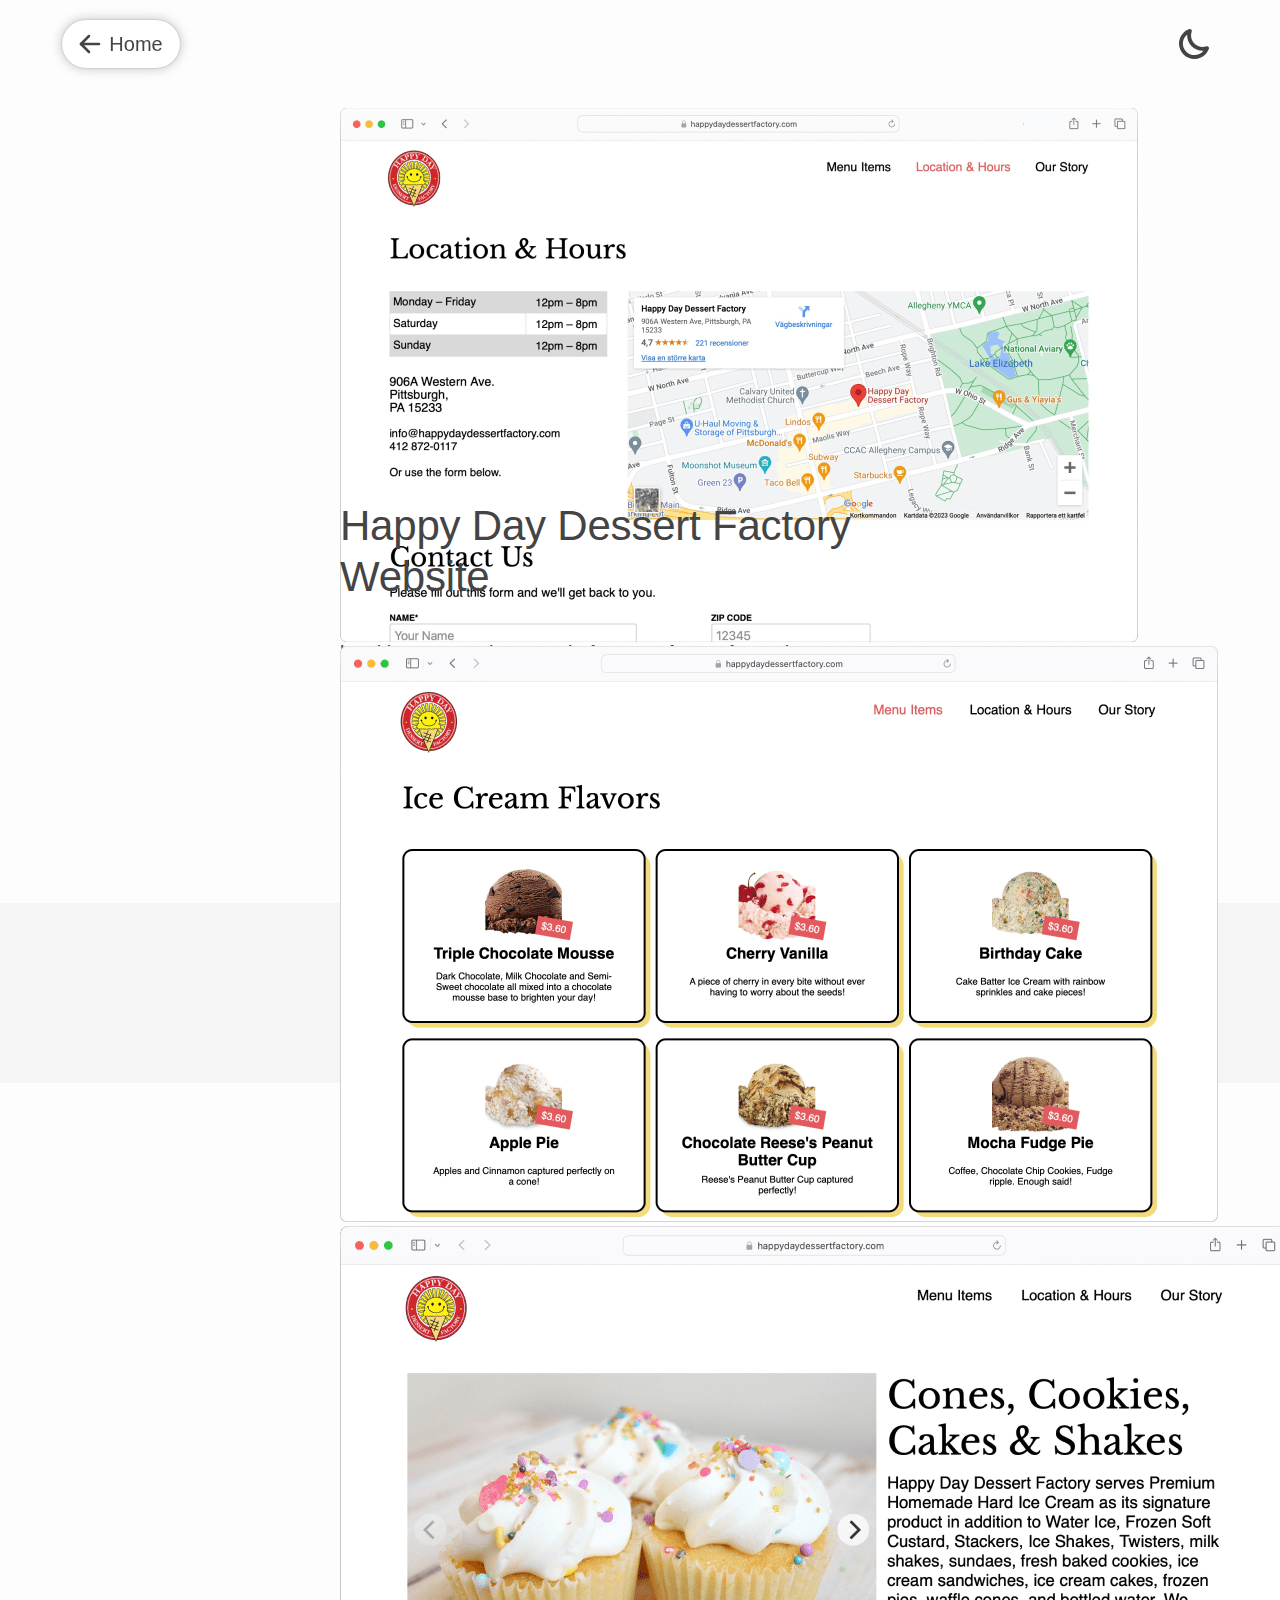
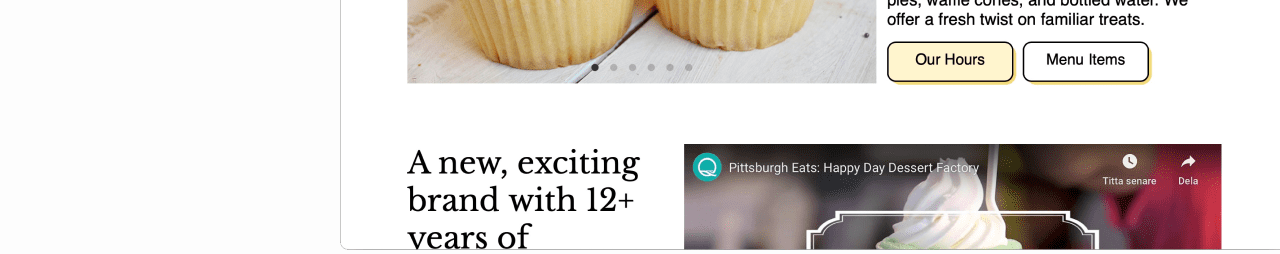
<file: projects-happy-day.html>
<!DOCTYPE html>
<html lang="en">
  <head>
    <meta charset="UTF-8">
    <meta http-equiv="X-UA-Compatible" content="IE=edge">
    <meta name="viewport" content="width=device-width, initial-scale=1.0">
    <title>Marcus Alenius</title>
    <link rel="preconnect" href="https://fonts.googleapis.com">
    <link rel="preconnect" href="https://fonts.gstatic.com" crossorigin>
    <link href="https://fonts.googleapis.com/css2?family=Inter:wght@400;500&display=swap" rel="stylesheet">
    <link rel="stylesheet" href="css/styles.css">
    <link rel="stylesheet" href="css/typography.css">
    <link rel="stylesheet" href="css/navbar.css">
    <link rel="stylesheet" href="css/post.css">
    <link rel="stylesheet" href="css/footer.css">
  </head>
  <body class="light-mode" onload="loadSystemAppearance()">
    <nav>
      <div class="navbutton" id="navbutton-back">
        <img src="icons/back-icon-light-mode.svg" alt="left-arrow" draggable="false" id="back-icon-light-mode">
        <img src="icons/back-icon-dark-mode.svg" alt="left-arrow" draggable="false" id="back-icon-dark-mode">
        <div class="button-text">Home</div>
      </div>
      <div class="drop-down-hidden" id="navbutton-appearance" onclick="toggleAppearanceDropdown()">
        <img src="icons/appearance-icon-light-mode.svg" alt="moon icon to change appearance" draggable="false" class="appearance-icon" id="appearance-icon-light-mode">
        <img src="icons/appearance-icon-dark-mode.svg" alt="moon icon to change appearance" draggable="false" class="appearance-icon" id="appearance-icon-dark-mode">
        <img src="icons/appearance-cross-icon-light-mode.svg" alt="cross icon" draggable="false" class="appearance-cross-icon" id="appearance-cross-icon-light-mode">
        <img src="icons/appearance-cross-icon-dark-mode.svg" alt="cross icon" draggable="false" class="appearance-cross-icon" id="appearance-cross-icon-dark-mode">
      </div>
      <div class="hidden" id="appearance-drop-down">
        <div class="appearance-drop-down-item selected" id="appearance-drop-down-item-system" onclick="setSystemAppearance()">
          <img src="icons/appearance-drop-down-icon-system-light-mode.svg" alt="gear icon" draggable="false" class="appearance-drop-down-icon appearance-drop-down-icon-light-mode">
          <img src="icons/appearance-drop-down-icon-system-dark-mode.png" alt="gear icon" draggable="false" class="appearance-drop-down-icon appearance-drop-down-icon-dark-mode">
          <div class="button-text">System</div>
        </div>
        <div class="appearance-drop-down-item" id="appearance-drop-down-item-light" onclick="enableLightMode()">
          <img src="icons/appearance-drop-down-icon-light-light-mode.svg" alt="sun icon" draggable="false" class="appearance-drop-down-icon appearance-drop-down-icon-light-mode">
          <img src="icons/appearance-drop-down-icon-light-dark-mode.svg" alt="sun icon" draggable="false" class="appearance-drop-down-icon appearance-drop-down-icon-dark-mode">
          <div class="button-text">Light</div>
        </div>
        <div class="appearance-drop-down-item" id="appearance-drop-down-item-dark" onclick="enableDarkMode()">
          <img src="icons/appearance-drop-down-icon-dark-light-mode.svg" alt="moon icon" draggable="false" class="appearance-drop-down-icon appearance-drop-down-icon-light-mode">
          <img src="icons/appearance-drop-down-icon-dark-dark-mode.svg" alt="moon icon" draggable="false" class="appearance-drop-down-icon appearance-drop-down-icon-dark-mode">
          <div class="button-text">Dark</div>
        </div>
      </div>
    </nav>
    <div id="container">
      <div class="post" id="happy-day-post">
        <div class="post-image">
          <img src="images/happy-day-location-full.png" alt="screenshot of Happy Day Dessert Factory's location page" id="happy-day-location-full">
          <img src="images/happy-day-menu-full.png" alt="screenshot of Happy Day Dessert Factory's menu page" id="happy-day-menu-full">
          <img src="images/happy-day-home-full.png" alt="screenshot of Happy Day Dessert Factory's home page" id="happy-day-home-full">
        </div>
        <h2>Happy Day Dessert Factory Website</h2>
        <div class="post-intro">
          <p class="paragraph-small">
            A ground-up redesign of Happy Day Dessert Factory’s website, a local ice cream shop, made for one of my Information Systems courses, the Information Systems Milieux. Complete with user stories, usability testing, think-alouds, and best practices in web accessibly.</p>
          <div class="info-items">
            <div>
              <p class="info-item-header">TIMELINE</p>
              <p class="paragraph-small">April 2023</p>
            </div>
            <div>
              <p class="info-item-header">COURSE</p>
              <p class="paragraph-small">67-250</p>
          </div>
            <a href="https://jeriaq.com" target="_blank">
              <p class="info-item-header">PROFESSOR</p>
              <p class="paragraph-small">Jeria Quesenberry</p>
            </a>
          </div>
        </div>
      </div>
    </div>  
    <footer>
      <div class="footer-text">Copyright &copy; 2023 Marcus Alenius. All rights reserved.</div>
    </footer>
    <script src="js/navbar-and-appearance.js"></script>
  </body>
</html>
</file>
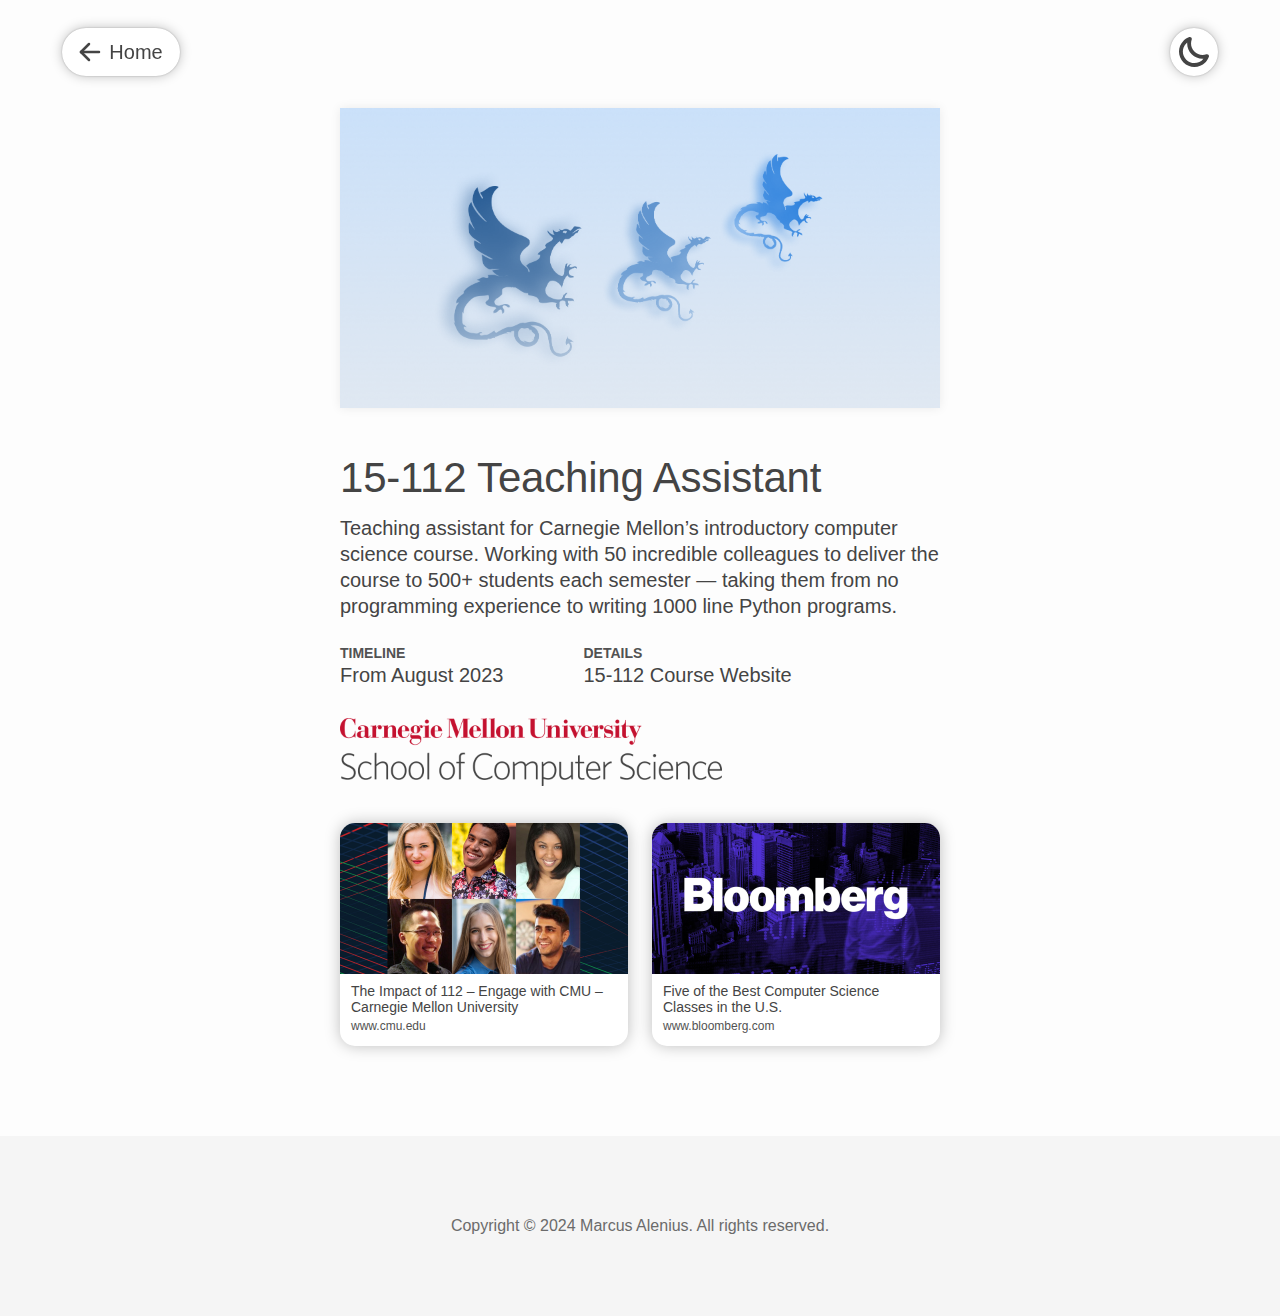
<file: ta-112.html>
<!DOCTYPE html>
<html lang="en">
  <head>
    <meta charset="UTF-8">
    <meta http-equiv="X-UA-Compatible" content="IE=edge">
    <meta name="viewport" content="width=device-width, initial-scale=1.0">
    <title>Marcus Alenius — 15-112 Teaching Assistant</title>
    <meta name="description" content="Teaching assistant for Carnegie Mellon’s introductory computer science course. Working with 50 incredible colleagues to deliver the course to 500+ students each semester — taking them from no programming experience to writing 1000 line Python programs.">
    <meta name="author" content="Marcus Alenius">
    <!-- Favicon -->
    <link rel="icon" type="image/png" sizes="16x16" href="/favicon-16x16.png">
    <link rel="icon" type="image/png" sizes="32x32" href="/favicon-32x32.png">
    <link rel="icon" type="image/png" sizes="48x48" href="/favicon-48x48.png">
    <link rel="icon" type="image/png" sizes="96x96" href="/favicon-96x96.png">
    <link rel="apple-touch-icon" sizes="180x180" href="/favicon-180x180.png">
    <!-- Open Graph meta data -->
    <meta property="og:url" content="https://alenius.io/ta-112">
    <meta property="og:type" content="website">
    <meta property="og:site_name" content="Marcus Alenius — 15-112 Teaching Assistant">
    <meta property="og:title" content="Marcus Alenius — 15-112 Teaching Assistant">
    <meta property="og:description" content="Teaching assistant for Carnegie Mellon’s introductory computer science course. Working with 50 incredible colleagues to deliver the course to 500+ students each semester — taking them from no programming experience to writing 1000 line Python programs.">
    <meta property="og:image" content="https://alenius.io/url-thumbnails/ta-112-thumbnail.png">
    <!-- Twitter meta data -->
    <meta name="twitter:card" content="summary_large_image">
    <meta property="twitter:domain" content="alenius.io">
    <meta property="twitter:url" content="https://alenius.io/ta-112">
    <meta name="twitter:title" content="Marcus Alenius — 15-112 Teaching Assistant">
    <meta name="twitter:description" content="Teaching assistant for Carnegie Mellon’s introductory computer science course. Working with 50 incredible colleagues to deliver the course to 500+ students each semester — taking them from no programming experience to writing 1000 line Python programs.">
    <meta name="twitter:image" content="https://alenius.io/url-thumbnails/ta-112-thumbnail.png">
    <!-- Font import -->
    <link rel="preconnect" href="https://fonts.googleapis.com">
    <link rel="preconnect" href="https://fonts.gstatic.com" crossorigin>
    <link href="https://fonts.googleapis.com/css2?family=Inter:wght@400;500&display=swap" rel="stylesheet">
    <!-- Style sheets -->
    <link rel="stylesheet" href="css/styles.css">
    <link rel="stylesheet" href="css/typography.css">
    <link rel="stylesheet" href="css/navbar.css">
    <link rel="stylesheet" href="css/post.css">
    <link rel="stylesheet" href="css/post-ta-112.css">
    <link rel="stylesheet" href="css/url-cards.css">
    <link rel="stylesheet" href="css/footer.css">
  </head>
  <body class="light-mode post-page">
    <nav>
      <div class="navbutton" id="navbutton-back" tabindex="0" onclick="window.location.href='https://alenius.io'">
        <div class="card-border"></div>
        <img src="icons/back-icon-light-mode.svg" alt="left-arrow" draggable="false" id="back-icon-light-mode">
        <img src="icons/back-icon-dark-mode.svg" alt="left-arrow" draggable="false" id="back-icon-dark-mode">
        <div class="button-text">Home</div>
      </div>
      <div class="navbutton drop-down-hidden" id="navbutton-appearance" tabindex="0" onclick="toggleAppearanceDropdown()">
        <div class="card-border"></div>
        <img src="icons/appearance-icon-light-mode.svg" alt="moon icon to change appearance" draggable="false" class="appearance-icon" id="appearance-icon-light-mode">
        <img src="icons/appearance-icon-dark-mode.svg" alt="moon icon to change appearance" draggable="false" class="appearance-icon" id="appearance-icon-dark-mode">
        <img src="icons/appearance-cross-icon-light-mode.svg" alt="cross icon" draggable="false" class="appearance-cross-icon" id="appearance-cross-icon-light-mode">
        <img src="icons/appearance-cross-icon-dark-mode.svg" alt="cross icon" draggable="false" class="appearance-cross-icon" id="appearance-cross-icon-dark-mode">
      </div>
      <div class="hidden" id="appearance-drop-down">
        <div class="card-border"></div>
        <div class="appearance-drop-down-item selected" id="appearance-drop-down-item-system" tabindex="0" onclick="buttonClickToSetSystemAppearance()">
          <img src="icons/appearance-drop-down-icon-system-light-mode.svg" alt="gear icon" draggable="false" class="appearance-drop-down-icon appearance-drop-down-icon-light-mode">
          <img src="icons/appearance-drop-down-icon-system-dark-mode.png" alt="gear icon" draggable="false" class="appearance-drop-down-icon appearance-drop-down-icon-dark-mode">
          <div class="button-text">System</div>
        </div>
        <div class="appearance-drop-down-item" id="appearance-drop-down-item-light" tabindex="0" onclick="buttonClickToSetLightMode()">
          <img src="icons/appearance-drop-down-icon-light-light-mode.svg" alt="sun icon" draggable="false" class="appearance-drop-down-icon appearance-drop-down-icon-light-mode">
          <img src="icons/appearance-drop-down-icon-light-dark-mode.svg" alt="sun icon" draggable="false" class="appearance-drop-down-icon appearance-drop-down-icon-dark-mode">
          <div class="button-text">Light</div>
        </div>
        <div class="appearance-drop-down-item" id="appearance-drop-down-item-dark" tabindex="0" onclick="buttonClickToSetDarkMode()">
          <img src="icons/appearance-drop-down-icon-dark-light-mode.svg" alt="moon icon" draggable="false" class="appearance-drop-down-icon appearance-drop-down-icon-light-mode">
          <img src="icons/appearance-drop-down-icon-dark-dark-mode.svg" alt="moon icon" draggable="false" class="appearance-drop-down-icon appearance-drop-down-icon-dark-mode">
          <div class="button-text">Dark</div>
        </div>
      </div>
    </nav>
    <div id="container">
      <div class="post" id="ta-112-post">
        <div class="post-image">
          <img src="images/ta-112-post-image-light-mode.png" alt="Three SCS dragons" id="ta-112-post-image-light-mode">
          <img src="images/ta-112-post-image-dark-mode.png" alt="Three SCS dragons" id="ta-112-post-image-dark-mode">
          <img src="images/ta-112-post-image-light-mode-mobile.png" alt="Three SCS dragons" id="ta-112-post-image-light-mode-mobile">
          <img src="images/ta-112-post-image-dark-mode-mobile.png" alt="Three SCS dragons" id="ta-112-post-image-dark-mode-mobile">
        </div>
        <h2>15-112 Teaching Assistant</h2>
        <div class="post-intro">
          <p class="paragraph-small">
            Teaching assistant for Carnegie Mellon’s introductory computer science course. Working with 50 incredible colleagues to deliver the course to 500+ students each semester — taking them from no programming experience to writing 1000 line Python programs.
          </p>
          <div class="info-items">
            <div>
              <p class="info-item-header">TIMELINE</p>
              <p class="paragraph-small info-item-desktop">From August 2023</p>
              <p class="paragraph-small info-item-mobile">From August 2023</p>
            </div>
            <a href="https://www.cs.cmu.edu/~112/" target="_blank">
              <p class="info-item-header">DETAILS</p>
              <p class="paragraph-small info-item-desktop">15-112 Course Website</p>
              <p class="paragraph-small info-item-mobile">15-112 Website</p>
            </a>
          </div>
          <div id="ta-112-post-logos">
            <img src="images/ta-112-scs-logo-light-mode.png" alt="SCS's logo" id="ta-112-scs-logo-light-mode">
            <img src="images/ta-112-scs-logo-dark-mode.png" alt="SCS's logo" id="ta-112-scs-logo-dark-mode">
          </div>
          <div class="url-cards">
            <a class="url-card" href="https://www.cmu.edu/engage/about-us/news/alumni/impact-112.html" target="_blank">
              <img src="images/ta-112-url-card-impact.png" alt="112 alumni" id="ta-112-url-card-impact">
              <img src="images/ta-112-url-card-impact-mobile.png" alt="112 alumni" id="ta-112-url-card-impact-mobile">
              <div class="url-card-text">
                <p class="url-card-header">The Impact of 112 – Engage with CMU – Carnegie Mellon University</p>
                <p class="url-card-website">www.cmu.edu</p>
              </div>
            </a>
            <a class="url-card" href="https://www.bloomberg.com/news/articles/2015-06-11/five-of-the-best-computer-science-classes-in-the-country?embedded-checkout=true" target="_blank">
              <img src="images/ta-112-url-card-bloomberg.png" alt="Bloomberg logo" id="ta-112-url-card-bloomberg">
              <img src="images/ta-112-url-card-bloomberg-mobile.png" alt="Bloomberg logo" id="ta-112-url-card-bloomberg-mobile">
              <div class="url-card-text">
                <p class="url-card-header">Five of the Best Computer Science Classes in the U.S.</p>
                <p class="url-card-website">www.bloomberg.com</p>
              </div>
            </a>  
          </div>
        </div>
      </div>
    </div>  
    <footer>
      <div class="footer-text">Copyright &copy; 2024 Marcus Alenius. All rights reserved.</div>
    </footer>
    <script src="js/navbar-and-appearance.js"></script>
    <script src="js/card-hover-effect.js"></script>
    <script src="js/accessibility.js"></script>
  </body>
</html>
</file>
<file: css/styles.css>
:root {

    /* light mode colors */
    --lightBackground: #FDFDFD;
    --lightCard: #FFFFFF;
    --lightText: #444444;
    --lightBodyText: #525252;
    --lightFooterText: #6B6B6B;
    --lightFooter: #F5F5F5;
    --lightHover: #F5F5F5;
    --lightSelected: #ECECEC;

    /* dark mode colors */
    --darkBackground: #262626;
    --darkCard: #323232;
    --darkCardRim: #555555;
    --darkText: #FAFAFA;
    --darkBodyText: #E6E6E6;
    --darkFooterText: #B3B3B3;
    --darkFooter: #2E2E2E;
    --darkHover: #414141;
    --darkSelected: #4D4D4D;

}

* {
    box-sizing: border-box;
    margin: 0;
    padding: 0;
}

body {
    /* font-family: 'Inter', sans-serif; */
    font-family: 'Nunito Sans', sans-serif;
    -webkit-font-smoothing: subpixel-antialiased;
}

body.light-mode {
    background-color: var(--lightBackground);
    transition: background-color 400ms;
}

body.dark-mode {
    background-color: var(--darkBackground);
    transition: background-color 400ms;
}

#container {
    width: 1040px;
    margin: 0 auto;
}

a { text-decoration: none; }

/* iPad Pro 11" Landscape */
@media (max-width: 1200px) {

    #container { width: 989px; }

}

/* iPad Pro 12.9" Portrait */
@media (max-width: 1120px) {

    #container { width: 862px; }

}

/* iPad Pro 11" Portrait */
@media (max-width: 970px) {

    #container { width: 754px; }

}

/* iPad Mini Portrait */
@media (max-width: 830px) {

    #container { width: 700px; }

}

/* iPhone 14 Plus */
@media (max-width: 740px) {

    #container { width: 394px; }

}

/* iPhone 14 */
@media (max-width: 424px) {

    #container { width: 353px; }

}
</file>
<file: css/typography.css>
h1 {
    font-style: normal;
    font-weight: 500;
    font-size: 64px;
    line-height: 76px;
    letter-spacing: -0.005em;
}

.light-mode h1 { color: var(--lightText); }
.dark-mode h1 { color: var(--darkText); }

h2 {
    font-style: normal;
    font-weight: 500;
    font-size: 42px;
    line-height: 51px;
    letter-spacing: -0.005em;
}

.light-mode h2 { color: var(--lightText); }
.dark-mode h2 { color: var(--darkText); }

h3 {
    font-style: normal;
    font-weight: 500;
    font-size: 32px;
    line-height: 39px;
    letter-spacing: -0.005em;
    z-index: 15;
}

.light-mode h3 { color: var(--lightText); }
.dark-mode h3 { color: var(--darkText); }

p.paragraph-large {
    font-style: normal;
    font-weight: 400;
    font-size: 24px;
    line-height: 32px;
}

.light-mode p.paragraph-large { color: var(--lightText); }
.dark-mode p.paragraph-large { color: var(--darkText); }

p.paragraph-small {
    font-style: normal;
    font-weight: 400;
    font-size: 20px;
    line-height: 24px;
    z-index: 15;
}

.light-mode p.paragraph-small { color: var(--lightBodyText); }
.dark-mode p.paragraph-small { color: var(--darkBodyText); }

.location-text {
    font-style: normal;
    font-weight: 400;
    font-size: 22px;
    white-space: nowrap;
}

.light-mode .location-text { color: var(--lightText); }
.dark-mode .location-text { color: var(--darkText); }

.button-text {
    font-style: normal;
    font-weight: 500;
    font-size: 20px;
    line-height: 24px;
}

.light-mode .button-text { color: var(--lightText); }
.dark-mode .button-text { color: var(--darkText); }

.footer-text {
    font-style: normal;
    font-weight: 400;
    font-size: 16px;
    line-height: 19px;
}

.light-mode .footer-text { color: var(--lightFooterText); }
.dark-mode .footer-text { color: var(--darkFooterText); }

.image-text {
    font-style: normal;
    font-weight: 400;
    font-size: 16px;
    line-height: 19px;
}

.light-mode .image-text { color: var(--lightBodyText); }
.dark-mode .image-text { color: var(--darkBodyText); }

.light-mode a { color: var(--lightFooterText); }
.dark-mode a { color: var(--darkFooterText); }

.post-body p {
    font-style: normal;
    font-weight: 400;
    font-size: 18px;
    line-height: 26px;
    z-index: 15;
}

.light-mode .post-body p { color: var(--lightBodyText); }
.dark-mode .post-body p { color: var(--darkBodyText); }

.post-body ol {
    font-style: normal;
    font-weight: 400;
    font-size: 18px;
    line-height: 24px;
    z-index: 15;
}

.light-mode .post-body ol { color: var(--lightBodyText); }
.dark-mode .post-body ol { color: var(--darkBodyText); }

p.url-card-header {
    font-size: 14px;
    font-style: normal;
    font-weight: 500;
}

.light-mode p.url-card-header { color: var(--lightText); }
.dark-mode p.url-card-header { color: var(--darkText); }

p.url-card-website {
    font-size: 12px;
    font-style: normal;
    font-weight: 400;
}

.light-mode p.url-card-website { color: var(--lightBodyText); }
.dark-mode p.url-card-website { color: var(--darkBodyText); }


/* tablet */
@media (max-width: 1200px) {
    
    h1 {
        font-size: 58px;
        line-height: 68px;
    }

    h2 {
        font-size: 38px;
        line-height: 46px;
    }

    p.paragraph-large {
        font-size: 22px;
        line-height: 30px;
    }

    .location-text { font-size: 20px; }
        
}

/* phone */
@media (max-width: 740px) {
    
    h1 {
        font-size: 54px;
        line-height: 63px;
    }

    h2 {
        font-size: 32px;
        line-height: 39px;
    }

    h3 {
        font-size: 26px;
        line-height: 32px;
    }

    p.paragraph-large {
        font-size: 20px;
        line-height: 26px;
    }

    p.paragraph-small {
        font-size: 18px;
        line-height: 21px;
    }

    .location-text { font-size: 18px; }
    
    .button-text {
        font-size: 18px;
        line-height: 22px;
    }
    
    .footer-text {
        font-size: 14px;
        line-height: 17px;
        text-align: center;
    }

}
</file>
<file: css/cards.css>
.card-layout {
    display: grid;
    grid-template-columns: 1fr 1fr;
    gap: 25px;
    margin-top: 25px;
    margin-bottom: 131px;
}

.card {
    overflow: hidden;
    border-radius: 30px;
    height: 374px;
    cursor: pointer;
    transform: translateZ(0); /* to fix safari border radius overflow hidden issue */
}

.card h3 {
    padding-left: 40px;
    padding-top: 39px;
    position: relative;
}

.card p {
    margin-left: 40px;
    margin-top: 12px;
    position: relative;
}

.card-images {
    overflow: hidden;
    position: absolute;
    width: 100%;
    height: 100%;
    top: 0px;
    left: 0px;
    z-index: 11;
    transform: translateZ(0); /* to fix safari border radius overflow hidden issue */
}

.light-mode .card {
    background: var(--lightCard);
    box-shadow: 0px 0px 4px rgba(0, 0, 0, 0.25), 0px 0px 20px rgba(0, 0, 0, 0.25);
    transition: scale 200ms ease, box-shadow 200ms ease; /* transition for hover */
}

@media (hover: hover) {
    .light-mode .card:hover {
        box-shadow: 0px 0px 11px rgba(0, 0, 0, 0.25), 0px 0px 32px rgba(0, 0, 0, 0.25);
        scale: 1.0005;
        transition: scale 200ms ease, box-shadow 200ms ease;
    }
}

/* background card */
.dark-mode .card {
    background: var(--darkCardRim);
    box-shadow: 0px 0px 17px #000000;
    position: relative;
    transition: scale 200ms ease, box-shadow 200ms ease; /* transition for hover */
}

@media (hover: hover) {
    .dark-mode .card:hover {
        box-shadow: 0px 0px 22px #000000;
        scale: 1.001;
        transition: scale 200ms ease, box-shadow 200ms ease;
    }
}

/* foreground card */
.dark-mode .card::before {
    background-color: var(--darkCard);
    content: '';
    position: absolute;
    margin: 1px;
    width: calc(100% - 2px);
    height: calc(100% - 2px);
    border-radius: 29px;
    z-index: 10;
}

/* foreground hover element and background hover element */
.card::after,
.card .card-border,
.contact-card::after,
.contact-card .card-border {
    opacity: 0;
    transition: opacity 500ms;
    content: '';
    position: absolute;
    left: 0;
    top: 0;
    width: 100%;
    height: 100%;
    border-radius: inherit;
}

/* foreground hover element, dark mode */
.dark-mode .card::after {
    background: radial-gradient(
        circle 800px at var(--mouseX) var(--mouseY), rgba(255, 255, 255, 0.04), 
        transparent 40%
    );
    z-index: 20;
}

/* foreground hover element, light mode */
.light-mode .card::after {
    background: radial-gradient(
        circle 800px at var(--mouseX) var(--mouseY), rgba(255, 255, 255, 0.3), 
        transparent 40%
    );
    z-index: 20;
}

/* hero card hover element, dark mode */
.dark-mode #hero-card::after {
    background: radial-gradient(
        circle 800px at var(--mouseX) var(--mouseY), rgba(255, 255, 255, 0.1), 
        transparent 40%
    );
    z-index: 20;
}

/* hero card hover element, light mode */
.light-mode #hero-card::after {
    background: radial-gradient(
        circle 800px at var(--mouseX) var(--mouseY), rgba(255, 255, 255, 0.18), 
        transparent 40%
    );
    z-index: 20;
}

/* make actordentify card hover element the same as hero card hover element in light mode */
.light-mode #actordentify-card::after {
    background: radial-gradient(
        circle 800px at var(--mouseX) var(--mouseY), rgba(255, 255, 255, 0.18), 
        transparent 40%
    );
    z-index: 20;
}


/* background hover element, only in dark mode, o */
.dark-mode .card .card-border {
    background: radial-gradient(
        circle 400px at var(--mouseX) var(--mouseY), rgba(255, 255, 255, 0.7), 
        transparent 40%
    );
    z-index: 9;
}

/* background hover element, hide in light mode */
.light-mode .card .card-border,
.light-mode .contact-card .card-border {
    display: none;
}

/* when card hovered, show foreground hover element */
@media (hover: hover) {
    .card:hover::after,
    .contact-card:hover::after {
        opacity: 1;
    }
}

/* when card-layout hovered, show background hover element */
@media (hover: hover) {
    .card-layout:hover .card .card-border,
    .contact-card-layout:hover .contact-card .card-border {
        opacity: 1;
    }
}

/* when hero-card hovered, show background hover element */
@media (hover: hover) {
    #hero-card:hover .card-border {
        opacity: 1;
    }    
}

.contact-card-layout {
    display: grid;
    grid-template-columns: 1fr 1fr 1fr;
    gap: 25px;
    margin-top: 25px;
    margin-bottom: 131px;
}

.contact-card {
    border-radius: 20px;
    height: 80px;
    position: relative;
}

.contact-card .button-text { 
    position: relative; 
    z-index: 11;
}

.light-mode .contact-card {
    background: var(--lightCard);
    box-shadow: 0px 0px 4px rgba(0, 0, 0, 0.25), 0px 0px 16px rgba(0, 0, 0, 0.25);
    transition: scale 200ms ease, box-shadow 200ms ease; /* transition for hover */
}

@media (hover: hover) {
    .light-mode .contact-card:hover {
        box-shadow: 0px 0px 10px rgba(0, 0, 0, 0.25), 0px 0px 30px rgba(0, 0, 0, 0.25);
        scale: 1.00005;
        transition: scale 200ms ease, box-shadow 200ms ease;
    }    
}

/* background contact-card */
.dark-mode .contact-card {
    background: var(--darkCardRim);
    box-shadow: 0px 0px 10px #000000;
    position: relative;
    transition: scale 200ms ease, box-shadow 200ms ease; /* transition for hover */
}

@media (hover: hover) {
    .dark-mode .contact-card:hover {
        box-shadow: 0px 0px 15px #000000;
        scale: 1.0005;
        transition: scale 200ms ease, box-shadow 200ms ease;
    
    }    
}

/* foreground contact-card */
.dark-mode .contact-card::before {
    background-color: var(--darkCard);
    content: '';
    position: absolute;
    margin: 1px;
    width: calc(100% - 2px);
    height: calc(100% - 2px);
    border-radius: 19px;
    z-index: 10;
}

/* foreground hover element, dark mode */
.dark-mode .contact-card::after {
    background: radial-gradient(
        circle 400px at var(--mouseX) var(--mouseY), rgba(255, 255, 255, 0.04), 
        transparent 40%
    );
    z-index: 20;
}

/* foreground hover element, light mode */
.light-mode .contact-card::after {
    background: radial-gradient(
        circle 400px at var(--mouseX) var(--mouseY), rgba(255, 255, 255, 0.2), 
        transparent 40%
    );
    z-index: 20;
}

/* background hover element, only in dark mode */
.dark-mode .contact-card .card-border {
    background: radial-gradient(
        circle 150px at var(--mouseX) var(--mouseY), rgba(255, 255, 255, 0.7), 
        transparent 40%
    );
    z-index: 9;
}


/* iPad Pro 11" Portrait */
@media (max-width: 970px) {

    .card-layout { gap: 22px; }

    .contact-card-layout { gap: 22px; }
    
    .card h3 {
        padding-left: 33px;
        padding-top: 28px;
    }
    
    .card p {
        margin-left: 33px;
        margin-top: 10px;
    }
     
}

/* iPad Mini Portrait */
@media (max-width: 830px) {

    .card-layout { gap: 20px; }

    .contact-card-layout { gap: 20px; }

    .card h3 {
        padding-left: 22px;
        padding-top: 28px;
    }
    
    .card p {
        margin-left: 22px;
        margin-top: 10px;
    }

}

/* iPhone 14 Plus */
@media (max-width: 740px) {

    .card-layout {
        display: grid;
        grid-template-columns: 1fr;
        gap: 22px;
        margin-top: 25px;
        margin-bottom: 131px;
    }    

    .card { height: 285px; }
    
    .card h3 {
        padding-left: 28px;
        padding-top: 27px;
    }
    
    .card p {
        margin-left: 28px;
        margin-top: 8px;
    }

    .contact-card-layout {
        display: grid;
        grid-template-columns: 1fr;
        gap: 20px;
        margin-top: 25px;
        margin-bottom: 131px;
    }

    .contact-card { height: 70px; }
    
}
</file>
<file: css/navbar.css>
nav {
    position: sticky;
    z-index: 100;
    top: 20px;
    width: 1156px;
    margin: 0 auto;
    display: flex;
    justify-content: space-between;
    align-items: center;
}

.post-page nav {
    top: 28px;
}

#nav-right {
    display: flex;
    gap: 35px;
}

/* Navbuttons */

.navbutton {
    border-radius: 45px;
    height: 48px;
    display: flex;
    align-items: center;
    justify-content: center;
    cursor: pointer;
    position: relative;
}

.light-mode .navbutton {
    background-color: var(--lightCard);
    box-shadow: 0px 0px 2px rgba(0, 0, 0, 0.25), 0px 0px 12px rgba(0, 0, 0, 0.25);
    transition: scale 200ms ease, box-shadow 200ms ease; /* transition for hover */
}

@media (hover: hover) {
    .light-mode .navbutton:hover {
        box-shadow: 0px 0px 8px rgba(0, 0, 0, 0.25), 0px 0px 26px rgba(0, 0, 0, 0.25);
        scale: 1.00005;
        transition: scale 200ms ease, box-shadow 200ms ease;
    }    
}

/* background card */
.dark-mode .navbutton {
    background-color: var(--darkCardRim);
    box-shadow: 0px 0px 8px #000000;
    position: relative;
    transition: scale 200ms ease, box-shadow 200ms ease; /* transition for hover */

}

@media (hover: hover) {
    .dark-mode .navbutton:hover {
        box-shadow: 0px 0px 13px #000000;
        scale: 1.0001;
        transition: scale 200ms ease, box-shadow 200ms ease;
    }    
}

/* foreground card */
.dark-mode .navbutton::before {
    background-color: var(--darkCard);
    content: '';
    position: absolute;
    margin: 1px;
    width: calc(100% - 2px);
    height: calc(100% - 2px);
    border-radius: 44px;
    z-index: 101;
}

/* foreground hover element and background hover element */
.navbutton::after,
.navbutton .card-border,
#appearance-drop-down::after,
#appearance-drop-down .card-border,
#navbutton-home::after,
#navbutton-home .card-border,
#navmenu-mobile::after,
#navmenu-mobile .card-border {
    opacity: 0;
    transition: opacity 500ms;
    content: '';
    position: absolute;
    left: 0;
    top: 0;
    width: 100%;
    height: 100%;
    border-radius: inherit;
}

/* foreground hover element, dark mode */
.dark-mode .navbutton::after {
    background: radial-gradient(
        circle 200px at var(--mouseX) var(--mouseY), rgba(255, 255, 255, 0.04), 
        transparent 40%
    );
    z-index: 120;
}

/* foreground hover element, light mode */
.light-mode .navbutton::after {
    background: radial-gradient(
        circle 200px at var(--mouseX) var(--mouseY), rgba(255, 255, 255, 0.2), 
        transparent 40%
    );
    z-index: 120;
}

/* background hover element, only in dark mode */
.dark-mode .navbutton .card-border,
.dark-mode #navbutton-home .card-border {
    background: radial-gradient(
        circle 100px at var(--mouseX) var(--mouseY), rgba(255, 255, 255, 0.7), 
        transparent 40%
    );
    z-index: 100;
}

/* background hover element, hide in light mode */
.light-mode .navbutton .card-border,
.light-mode #appearance-drop-down .card-border,
.light-mode #navbutton-home .card-border,
.light-mode #navmenu-mobile .card-border {
    display: none;
}

/* when card hovered, show foreground hover element */
@media (hover: hover) {
    .navbutton:hover::after,
    #appearance-drop-down:hover::after,
    #navbutton-home:hover::after,
    #navmenu-mobile:hover::after {
        opacity: 1;
    }
}

/* when parent container hovered, show background hover element */
@media (hover: hover) {
    #nav-right:hover .navbutton .card-border,
    #appearance-drop-down:hover .card-border,
    #navbutton-home:hover .card-border,
    #navbutton-appearance:hover .card-border,
    #navbutton-back:hover .card-border,
    #navmenu-mobile:hover .card-border {
        opacity: 1;
    }
}

.navbutton .button-text { z-index: 102; }

#navbutton-projects { width: 139px; }

#navbutton-work { width: 113px; }

#navbutton-contact { width: 135px; }

#navbutton-back {
    width: 118px;
    display: flex;
    gap: 8px;
}

/* Home button */

#navbutton-home {
    position: relative;
    width: 64px;
    height: 64px;
    border-radius: 45px;
    cursor: pointer;
}

.light-mode #navbutton-home {
    background: var(--lightCard);
    box-shadow: 0px 0px 2px rgba(0, 0, 0, 0.25), 0px 0px 12px rgba(0, 0, 0, 0.25);
    transition: scale 200ms ease, box-shadow 200ms ease; /* transition for hover */
}

@media (hover: hover) {
    .light-mode #navbutton-home:hover {
        box-shadow: 0px 0px 8px rgba(0, 0, 0, 0.25), 0px 0px 26px rgba(0, 0, 0, 0.25);
        scale: 1.0005;
        transition: scale 200ms ease, box-shadow 200ms ease;
    }    
}

/* background card */
.dark-mode #navbutton-home {
    background: var(--darkCardRim);
    box-shadow: 0px 0px 8px #000000;
    transition: scale 200ms ease, box-shadow 200ms ease; /* transition for hover */
}

@media (hover: hover) {
    .dark-mode #navbutton-home:hover {
        box-shadow: 0px 0px 13px #000000;
        scale: 1.0005;
        transition: scale 200ms ease, box-shadow 200ms ease;
    
    }    
}

/* foreground card */
.dark-mode #navbutton-home::before {
    background: var(--darkCard);
    position: relative;
    content: '';
    display: inline-block;
    margin: 1px;
    width: calc(100% - 2px);
    height: calc(100% - 2px);
    border-radius: 45px;
    z-index: 101;
}

/* foreground hover element, dark mode */
.dark-mode #navbutton-home::after {
    background: radial-gradient(
        circle 200px at var(--mouseX) var(--mouseY), rgba(255, 255, 255, 0.1), 
        transparent 40%
    );
    z-index: 120;
}

/* foreground hover element, light mode */
.light-mode #navbutton-home::after {
    background: radial-gradient(
        circle 200px at var(--mouseX) var(--mouseY), rgba(255, 255, 255, 0.02), 
        transparent 40%
    );
    z-index: 120;
}

#navbar-headshot {
    position: absolute;
    width: 56px;
    height: 56px;
    left: 4px;
    top: 4px;
    z-index: 102;
}

/* Back button */

#back-icon-dark-mode,
#back-icon-light-mode { z-index: 102; }

.light-mode #back-icon-dark-mode,
.dark-mode #back-icon-light-mode { display: none; }

/* Appearance button */

#navbutton-appearance {
    position: relative;
    width: 48px;
    height: 48px;
    border-radius: 45px;
    cursor: pointer;
}

#appearance-icon-light-mode {
    position: absolute;
    left: 9px;
    top: 9px;
    z-index: 102;
}

#appearance-icon-dark-mode {
    position: absolute;
    left: 11px;
    top: 10px;
    z-index: 102;
}

.appearance-cross-icon {
    position: absolute;
    left: 14px;
    top: 14px;
    z-index: 102;
}

.drop-down-hidden .appearance-icon,
.drop-down-visible .appearance-cross-icon {
    display: inline;
    transform: scale(1);
    transform-origin: center center;
    transition: transform 150ms ease;
}

.drop-down-hidden .appearance-cross-icon, 
.drop-down-visible .appearance-icon { transform: scale(0); }


.light-mode #appearance-icon-dark-mode,
.light-mode #appearance-cross-icon-dark-mode,
.dark-mode #appearance-icon-light-mode,
.dark-mode #appearance-cross-icon-light-mode { transform: scale(0); }

/* Appearance dropdown */

#appearance-drop-down.hidden {
    transform: scale(0);
    opacity: 0;
    transition: 120ms ease-in;
}

#appearance-drop-down {
    top: 70px;
    right: 0;
    position: absolute;
    width: 188px;
    height: 160px;
    border-radius: 20px;
    transform: scale(1);
    transform-origin: top right;
    transition: transform 200ms ease-out;
}

.post-page #appearance-drop-down { top: 62px; }

.light-mode #appearance-drop-down {
    background-color: var(--lightCard);
    box-shadow: 0px 0px 4px rgba(0, 0, 0, 0.25), 0px 0px 16px rgba(0, 0, 0, 0.25);
    transition: 200ms ease-out;
}

@media (hover: hover) {
    .light-mode #appearance-drop-down:hover {
        box-shadow: 0px 0px 10px rgba(0, 0, 0, 0.25), 0px 0px 30px rgba(0, 0, 0, 0.25);
        scale: 1.0005;
        transition: 200ms ease-out;
    }    
}

/* background card */
.dark-mode #appearance-drop-down {
    background-color: var(--darkCardRim);
    box-shadow: 0px 0px 10px #000000;
    display: inline;
    transition: 200ms ease-out;
}

@media (hover: hover) {
    .dark-mode #appearance-drop-down:hover {
        box-shadow: 0px 0px 15px #000000;
        scale: 1.0005;
        transition: 200ms ease-out;
    
    }    
}

/* foreground card */
.dark-mode #appearance-drop-down::before {
    background: var(--darkCard);
    content: '';
    position: absolute;
    display: inline-block;
    margin: 1px;
    width: calc(100% - 2px);
    height: calc(100% - 2px);
    border-radius: 19px;
    z-index: 101;
}

/* allow click-through */
#appearance-drop-down::after,
#appearance-drop-down .card-border {
    pointer-events: none;
}

/* foreground hover element, dark mode */
.dark-mode #appearance-drop-down::after {
    background: radial-gradient(
        circle 400px at var(--mouseX) var(--mouseY), rgba(255, 255, 255, 0.04), 
        transparent 40%
    );
    z-index: 120;
}

/* foreground hover element, light mode */
.light-mode #appearance-drop-down::after {
    background: radial-gradient(
        circle 400px at var(--mouseX) var(--mouseY), rgba(255, 255, 255, 0.2), 
        transparent 40%
    );
    z-index: 120;
}

/* background hover element, only in dark mode */
.dark-mode #appearance-drop-down .card-border {
    background: radial-gradient(
        circle 150px at var(--mouseX) var(--mouseY), rgba(255, 255, 255, 0.7), 
        transparent 40%
    );
    z-index: 100;
}

.appearance-drop-down-item {
    display: flex;
    position: relative;
    align-items: center;
    margin: auto;
    gap: 8px;
    width: 172px;
    height: 48px;
    border-radius: 12px;
    z-index: 102;
    cursor: pointer;
}

.light-mode .appearance-drop-down-item.selected {
 background-color: var(--lightSelected);
}

.dark-mode .appearance-drop-down-item.selected {
    background-color: var(--darkSelected);
}

@media (hover: hover) {
    .light-mode .appearance-drop-down-item:hover:not(.selected) {
        background-color: var(--lightHover);
    }
    
    .dark-mode .appearance-drop-down-item:hover:not(.selected) {
        background-color: var(--darkHover);
    }    
}

.appearance-drop-down-icon { margin-left: 12px; }

#appearance-drop-down-item-system { margin-top: 8px; }

#appearance-drop-down-item-system .appearance-drop-down-icon-dark-mode {
    width: 24px;
    height: 24px;
}

#appearance-drop-down-item-dark .appearance-drop-down-icon-dark-mode {
    margin-left: 16px;
}

.light-mode .appearance-drop-down-icon-dark-mode, 
.dark-mode .appearance-drop-down-icon-light-mode { display: none; }

#navmenu-mobile { display: none; }


/* iPad Pro 11" Landscape */
@media (max-width: 1200px) {

    nav { width: 1105px; }
    
}

/* iPad Pro 12.9" Portrait */
@media (max-width: 1120px) {

    nav { width: 935px; }

    #nav-right { gap: 30px; }
    
}

/* iPad Pro 11" Portrait */
@media (max-width: 970px) {

    nav { width: 814px; }

    #nav-right { gap: 25px; }

}

/* iPad Mini Portrait */
@media (max-width: 830px) {

    nav { width: 724px; }

}

/* iPhone 14 Plus */
@media (max-width: 740px) {

    nav {
        width: 408px;
        top: 6px;
    }

    .post-page nav { top: 9px; }

    .navbutton { display: none; }

    #navbutton-back { height: 44px; }
        
    #navbutton-home {
        width: 50px;
        height: 50px;
    } 
    
    #navbar-headshot {
        width: 44px;
        height: 44px;
        left: 3px;
        top: 3px;
    
    }

    #navbutton-appearance {
        display: block;
        width: 44px;
        height: 44px;
    }

    #appearance-icon-light-mode {
        width: 27.5px;
        height: 27.5px;
        left: 8px;
        top: 8px;
    }
    
    #appearance-icon-dark-mode {
        width: 24px;
        height: 24px;
        left: 10px;
        top: 10px;
    }

    .appearance-cross-icon {
        width: 19px;
        height: 19px;
        left: 13px;
        top: 13px;
    }

    #appearance-drop-down { top: 60px; }

    .post-page #appearance-drop-down { top: 57px; }

    /* Navmenu mobile */

    #navmenu-mobile {
        display: inline;
        position: absolute;
        top: 6px;
        left: 50%;
        transform: translateX(-50%);
        width: 188px;
        height: 208px;
        border-radius: 20px;
        transition: 200ms ease;
    }

    .light-mode #navmenu-mobile {
        background-color: var(--lightCard);
        box-shadow: 0px 0px 4px rgba(0, 0, 0, 0.25), 0px 0px 16px rgba(0, 0, 0, 0.25);
        transition: 200ms ease;
    }

    @media (hover: hover) {
        .light-mode #navmenu-mobile:hover {
            box-shadow: 0px 0px 10px rgba(0, 0, 0, 0.25), 0px 0px 30px rgba(0, 0, 0, 0.25);
            scale: 1.0005;
            transition: 200ms ease;
        }    
    }

    /* background card */
    .dark-mode #navmenu-mobile {
        background-color: var(--darkCardRim);
        box-shadow: 0px 0px 10px #000000;
        transition: 200ms ease;
    }

    @media (hover: hover) {
        .dark-mode #navmenu-mobile:hover {
            box-shadow: 0px 0px 15px #000000;
            scale: 1.0005;
            transition: 200ms ease;
        }    
    }

    /* foreground card */
    .dark-mode #navmenu-mobile::before {
        background: var(--darkCard);
        content: '';
        position: absolute;
        display: inline-block;
        margin: 1px;
        width: calc(100% - 2px);
        height: calc(100% - 2px);
        border-radius: 19px;
        z-index: 101;
        transition: 200ms ease;
    }

    /* allow click-through */
    #navmenu-mobile::after,
    #navmenu-mobile .card-border {
        pointer-events: none;
    }

    /* foreground hover element, dark mode */
    .dark-mode #navmenu-mobile::after {
        background: radial-gradient(
            circle 400px at var(--mouseX) var(--mouseY), rgba(255, 255, 255, 0.04), 
            transparent 40%
        );
        z-index: 120;
    }

    /* foreground hover element, light mode */
    .light-mode #navmenu-mobile::after {
        background: radial-gradient(
            circle 400px at var(--mouseX) var(--mouseY), rgba(255, 255, 255, 0.2), 
            transparent 40%
        );
        z-index: 120;
    }

    /* background hover element, only in dark mode */
    .dark-mode #navmenu-mobile .card-border {
        background: radial-gradient(
            circle 150px at var(--mouseX) var(--mouseY), rgba(255, 255, 255, 0.7), 
            transparent 40%
        );
        z-index: 100;
    }

    #navmenu-mobile.hidden {
        top: 3px;
        display: inline;
        border-radius: 45px;
        width: 146px;
        height: 44px;
        align-items: center;
        justify-content: center;
        left: 50%;
        transform: translateX(-50%);
    }

    .dark-mode #navmenu-mobile.hidden::before { border-radius: 44px; }

    .navmenu-item {
        display: flex;
        position: relative;
        align-items: center;
        justify-content: center;
        margin: auto;
        gap: 8px;
        width: 172px;
        height: 48px;
        border-radius: 12px;
        z-index: 102;
        cursor: pointer;
    }

    .navmenu-item.selected { transition: 250ms ease; }

    .light-mode .navmenu-item.selected {
        background-color: var(--lightSelected);
    }

    .dark-mode .navmenu-item.selected {
        background-color: var(--darkSelected);
    }

    @media (hover: hover) {
        .light-mode .navmenu-item:hover:not(.selected) {
            background-color: var(--lightHover);
        }
        
        .dark-mode .navmenu-item:hover:not(.selected) {
            background-color: var(--darkHover);
        }    
    }
    
    .navmenu-item.hidden { display: none; }

    #navmenu-item-about-me { margin-top: 8px; }

    .hidden #navmenu-item-about-me { margin-top: 0px; }

    .hidden .navmenu-item {
        width: 100%;
        height: 100%;
    }

    .hidden .navmenu-item.selected {
        background-color: rgba(0, 0, 0, 0);
        border-radius: 45px;
        width: 146px;
        height: 44px;
    }
    
}

/* iPhone 14 */
@media (max-width: 424px) {

    nav { width: 366px; }

}
</file>
<file: css/hero.css>
#hero {
    display: flex;
    justify-content: space-between;
    height: 87lvh;
    min-height: 580px;
    max-height: 700px;
    align-items: center;
    transform: translateY(-30px);
}

#hero-left { width: 621px; }

#hero h1 { margin-top: 16px; }

#hero p { margin-top: 15px; }

#hero-card {
    position: relative;
    width: 355px;
    height: 430px;
    cursor: auto;
}

.hero-image {
    position: absolute;
    left: 8px;
    top: 8px;
    z-index: 12;
}

#hero-image-desktop {
    width: 339px;
    height: 414px;
}

#hero-image-tablet {
    width: 329px;
    height: 414px;
    display: none;
}

#hero-image-medium-skinny {
    width: 309px;
    height: 414px;
    display: none;
}

#hero-image-skinny {
    width: 278px;
    height: 414px;
    display: none;
}

#hero-image-mobile {
    width: 377px;
    height: 282px;
    display: none;
}

#hero-image-mobile-small {
    width: 337px;
    height: 253px;
    display: none;
}

#locations-container {
    display: flex;
    gap: 87px;
    margin-top: 26px;
}

.location {
    display: flex;
    gap: 12px;
    align-items: center;
}

.light-mode .location-icon-dark-mode { display: none; }

.dark-mode .location-icon-light-mode { display: none; }

/* iPad Pro 11" Landscape */
@media (max-width: 1200px) {

    #hero-left { width: 567px; }
    
    .location-icon { height: 26px; }
    
}

/* iPad Pro 12.9" Portrait */
@media (max-width: 1120px) {

    #hero-left { width: 483px; }

    #hero h1 { margin-top: 10px; }
    
    .location-icon { height: 26px; }

    #hero-card { width: 345px; }
    
    #hero-image-desktop { display: none; }
    
    #hero-image-tablet { display: inline; }
    
}

/* iPad Pro 11" Portrait */
@media (max-width: 970px) {

    #hero-left { width: 409px; }

    #hero h1 { margin-top: 8px; }

    #hero p { margin-top: 15px; }

    .location-icon { height: 26px; }

    #hero-card { width: 325px; }

    #hero-image-tablet { display: none; }

    #hero-image-medium-skinny { display: inline; }

    #locations-container {
        gap: 60px;
        margin-top: 20px;
    }

}

/* iPad Mini Portrait */
@media (max-width: 830px) {

    #hero-left { width: 376px; }

    #hero h1 { margin-top: 0px; }

    #hero p { margin-top: 12px; }

    #locations-container { gap: 40px; }

    .location-icon { height: 26px; }

    #hero-card { width: 294px; }

    #hero-image-medium-skinny { display: none; }

    #hero-image-skinny { display: inline; }

    #locations-container {
        gap: 40px;
        margin-top: 16px;
    }

}

/* iPhone 14 Plus */
@media (max-width: 740px) {

    #hero {
        display: flex;
        height: 802px;
        min-height: 802px;
        max-height: 802px;
        align-items: center;
        flex-direction: column;
        transform: translateY(-50px);
        margin-bottom: 80px;
    }
    
    #hero-left { width: 100%; }

    #hero-card {
        margin-top: 34px;
        width: 394px;
        height: 300px;
    }

    #hero h1 { margin-top: 100px; }
    
    #hero-image-skinny { display: none; }

    #hero-image-mobile { display: inline; }

    #locations-container {
        margin-top: 22px;
        gap: 36px
    }

}

/* iPhone 14 */
@media (max-width: 424px) {

    #hero p { width: 345px; }

    #hero-card {
        margin-top: 34px;
        width: 353px;
        height: 269px;
    }

    #hero-image-mobile { display: none; }

    #hero-image-mobile-small { display: inline; }  
    
    #locations-container { gap: 30px }

}
</file>
<file: css/projects.css>
/* Kenboard */

#kenboard-card {
    grid-column: span 2;
    position: relative;
    order: 3;
}

#kenboard-card p { width: 502px; }

#kenboard-demo-image {
    position: absolute;
    width: 324px;
    left: 28px;
    top: 164px;
}

.light-mode #kenboard-demo-image {
    filter: drop-shadow(0px 0px 10px rgba(0, 0, 0, 0.4));
    transform: translateZ(0); /* to fix safari drop-shadow rendering issue */
}

.dark-mode #kenboard-demo-image {
    filter: drop-shadow(0px 0px 10px rgba(0, 0, 0, 0.7));
    transform: translateZ(0); /* to fix safari drop-shadow rendering issue */
}

#kenboard-demo-video {
    position: absolute;
    width: 262px;
    left: 57px;
    top: 257px;
}

#kenboard-splash {
    position: absolute;
    width: 180px;
    left: 596px;
    top: 13px;
}

#kenboard-debug {
    position: absolute;
    width: 180px;
    left: 733px;
    top: 13px;
}

.light-mode #kenboard-splash,
.light-mode #kenboard-debug {
    filter: drop-shadow(0px 0px 7px rgba(0, 0, 0, 0.4));
    transform: translateZ(0); /* to fix safari drop-shadow rendering issue */
}

.dark-mode #kenboard-splash,
.dark-mode #kenboard-debug {
    filter: drop-shadow(0px 0px 7px rgba(0, 0, 0, 0.8));
    transform: translateZ(0); /* to fix safari drop-shadow rendering issue */
}

.dark-mode #kenboard-card .card-images {
    width: calc(100% - 1px);
    height: calc(100% - 1px);
    border-radius: 29px;
}

/* Personal website */

#personal-website-card { order: 4; }

#personal-website-card p { width: 393px; }

.personal-website-safari {
    position: absolute;
    width: 350px;
    left: 40px;
    top: 165px;
}

.light-mode .personal-website-safari {
    filter: drop-shadow(0px 0px 10px rgba(0, 0, 0, 0.25));
    transform: translateZ(0); /* to fix safari drop-shadow rendering issue */
}

.dark-mode .personal-website-safari {
    filter: drop-shadow(0px 0px 10px rgba(0, 0, 0, 0.5));
    transform: translateZ(0); /* to fix safari drop-shadow rendering issue */
}

.light-mode #personal-website-safari-dark-mode,
.dark-mode #personal-website-safari-light-mode { display: none; }

.personal-website-iphone {
    position: absolute;
    width: 106px;
    left: 370px;
    top: 190px;
}

.light-mode .personal-website-iphone {
    filter: drop-shadow(0px 0px 8px rgba(0, 0, 0, 0.4));
    transform: translateZ(0); /* to fix safari drop-shadow rendering issue */
}

.dark-mode .personal-website-iphone {
    filter: drop-shadow(0px 0px 8px rgba(0, 0, 0, 0.7));
    transform: translateZ(0); /* to fix safari drop-shadow rendering issue */
}

.light-mode #personal-website-iphone-dark-mode,
.dark-mode #personal-website-iphone-light-mode { display: none; }

.dark-mode #personal-website-card .card-images {
    width: calc(100% - 1px);
    height: calc(100% - 1px);
    border-radius: 29px;
}

/* Happy day */

#happy-day-card { 
    position: relative; 
    order: 5;
}

#happy-day-home {
    position: absolute;
    width: 326px;
    top: 173px;
    left: 182px;
}

#happy-day-menu {
    position: absolute;
    width: 348px;
    left: 40px;
    top: 220px;
}

.light-mode #happy-day-home,
.light-mode #happy-day-menu {
    filter: drop-shadow(0px 0px 10px rgba(0, 0, 0, 0.25));
    transform: translateZ(0); /* to fix safari drop-shadow rendering issue */
}

.dark-mode #happy-day-home,
.dark-mode #happy-day-menu {
    filter: drop-shadow(0px 0px 10px rgba(0, 0, 0, 0.9));
    transform: translateZ(0); /* to fix safari drop-shadow rendering issue */
}

.dark-mode #happy-day-card .card-images {
    width: calc(100% - 1px);
    height: calc(100% - 1px);
    border-radius: 29px;
}

/* Actordentify */

#actordentify-card {
    grid-column: span 2;
    position: relative;
    order: 0;
}

#actordentify-card p.paragraph-small-mobile { display: none;}

#actordentify-card p { width: 400px; }

.dark-mode #actordentify-card .card-images {
    height: calc(100% - 2px);
    top: 1px;
    border-radius: 29px;
    transform: translateX(-1px)
}

#actordentify-hero-image {
    position: absolute;
    height: 100%;
    right: 0;
}

#actordentify-hero-image-mobile { display: none; }

#actordentify-fade {
    position: absolute;
    height: 100%;
    width: 97px;
    left: 430px;
    top: 0;
}

.light-mode #actordentify-fade {
    background: linear-gradient(270deg, rgba(255, 255, 255, 0.00) 0%, rgba(255, 255, 255, 0.14) 11.34%, rgba(255, 255, 255, 0.78) 65.14%, rgba(255, 255, 255, 0.86) 73.27%, rgba(255, 255, 255, 0.96) 87.39%, #FFF 100%);
}

.dark-mode #actordentify-fade {
    background: linear-gradient(270deg, rgba(50, 50, 50, 0.00) 0%, rgba(50, 50, 50, 0.14) 11.34%, rgba(50, 50, 50, 0.78) 65.14%, rgba(50, 50, 50, 0.86) 73.27%, rgba(50, 50, 50, 0.96) 87.39%, #323232 100%);
}

/* C0VM */

#c0vm-card { order: 2; }

#c0vm-card p { width: 393px; }

#c0vm-card .card-images p {
    top: 158px;
    width: 440px;
    line-break: anywhere;
    font-family: 'Inconsolata', monospace;
    font-size: 32px;
    font-style: normal;
    font-weight: 500;
    line-height: normal;
}

.light-mode #c0vm-card .card-images p {
    background: linear-gradient(223deg, #444 -17.9%, rgba(68, 68, 68, 0.00) 98.63%);
    background-clip: text;
    -webkit-background-clip: text;
    -webkit-text-fill-color: transparent;
}

.dark-mode #c0vm-card .card-images p {
    background: linear-gradient(230deg, #FAFAFA -31.55%, rgba(250, 250, 250, 0.00) 93.36%);
    background-clip: text;
    -webkit-background-clip: text;
    -webkit-text-fill-color: transparent;
}

.dark-mode #c0vm-card .card-images {
    height: calc(100% - 1px);
    border-radius: 29px;
}

/* Handwriting NN */

#handwriting-nn-card { order: 1; }

#handwriting-nn-card p { width: 408px; }

#handwriting-nn-nn-regular-light-mode,
#handwriting-nn-nn-regular-dark-mode {
    position: absolute;
    width: 420px;
    top: 155px;
    left: 40px;
}

.light-mode #handwriting-nn-nn-regular-dark-mode,
.dark-mode #handwriting-nn-nn-regular-light-mode { display: none; }

#handwriting-nn-nn-narrow-light-mode,
#handwriting-nn-nn-narrow-dark-mode { display: none; }

.light-mode #handwriting-nn-nn-narrow-dark-mode,
.dark-mode #handwriting-nn-nn-narrow-light-mode { display: none; }

#handwriting-nn-nn-wide-light-mode,
#handwriting-nn-nn-wide-dark-mode { display: none; }

.light-mode #handwriting-nn-nn-wide-dark-mode,
.dark-mode #handwriting-nn-nn-wide-light-mode { display: none; }



/* iPad Pro 11" Landscape */
@media (max-width: 1200px) {

    #kenboard-splash { left: 576px; }

    #kenboard-debug { left: 712px; }

    .personal-website-iphone { left: 344px; }
    
    #happy-day-home { left: 161px; }

    #actordentify-hero-image { right: -20px;}

    #actordentify-fade { left: 400px; }

    #c0vm-card .card-images p { width: 410px; }

    #handwriting-nn-nn-regular-light-mode,
    #handwriting-nn-nn-regular-dark-mode { display: none; }

    #handwriting-nn-nn-narrow-light-mode,
    #handwriting-nn-nn-narrow-dark-mode {
        display: block;
        position: absolute;
        width: 402px;
        top: 155px;
        left: 40px;
    }

}

/* iPad Pro 12.9" Portrait */
@media (max-width: 1120px) {

    #kenboard-card p { width: 409px; }

    #kenboard-splash { left: 493px; }

    #kenboard-debug { left: 628px; }

    #personal-website-card p { width: 341px; }

    .personal-website-safari { 
        width: 330px; 
        top: 178px;
    }
    
    .personal-website-iphone { left: 294px; }

    #happy-day-home {
        left: 124px;
        top: 189px;
    }
    
    #happy-day-menu { top: 224px; }

    #actordentify-hero-image { right: -50px;}

    #actordentify-fade { left: 302px; }

    #actordentify-card p {width: 300px;}

    #c0vm-card p {width: 320px;}

    #c0vm-card .card-images p { 
        top: 166px;
        width: 350px; 
        font-size: 30px;
    }

    #handwriting-nn-card h3 { width: 341px; }

    #handwriting-nn-card p { width: 341px; }

    #handwriting-nn-nn-narrow-light-mode,
    #handwriting-nn-nn-narrow-dark-mode { display: none; }

    #handwriting-nn-nn-regular-light-mode,
    #handwriting-nn-nn-regular-dark-mode {
        display: block;
        position: absolute;
        width: 339px;
        top: 193px;
        left: 40px;
    }

}

/* iPad Pro 11" Portrait */
@media (max-width: 970px) {

    #kenboard-demo-image { left: 25px; }

    #kenboard-demo-video { left: 54px; }

    #kenboard-splash { left: 408px; }

    #kenboard-debug { left: 544px; }

    #kenboard-card p { width: 400px; }

    .personal-website-safari {
        width: 350px;
        top: 165px;
        left: 33px;
    }

    .personal-website-iphone { display: none; }
    
    #happy-day-card p { width: 300px; }

    #happy-day-home {
        left: 104px;
        top: 187px;
    }
    
    #happy-day-menu { 
        left: 33px;
        top: 222px; 
    }

    #actordentify-hero-image { right: -70px;}

    #actordentify-fade { 
        width: 150px;
        left: 212px; 
    }

    #actordentify-card p {width: 240px;}

    #c0vm-card p {width: 305px;}

    #c0vm-card .card-images p { 
        top: 150px;
        width: 310px; 
        font-size: 29px;
    }

    #handwriting-nn-card p { width: 288px; }

    #handwriting-nn-nn-regular-light-mode,
    #handwriting-nn-nn-regular-dark-mode { display: none; }

    #handwriting-nn-nn-narrow-light-mode,
    #handwriting-nn-nn-narrow-dark-mode {
        display: block;
        position: absolute;
        width: 298px;
        top: 202px;
        left: 33px;
    }

}

/* iPad Mini Portrait */
@media (max-width: 830px) {

    #kenboard-demo-image {
        left: 13px;
        top: 164px;
    }
    
    #kenboard-demo-video {
        left: 42px;
        top: 257px;
    }
    
    #kenboard-splash { left: 394px; }

    #kenboard-debug { left: 502px; }

    .personal-website-safari { left: 22px; }

    #happy-day-home {
        left: 77px;
        top: 187px;
    }
    
    #happy-day-menu {
        left: 22px;
        top: 222px;
    }

    #actordentify-hero-image { right: -80px;}

    #actordentify-fade { 
        width: 170px;
        left: 170px; 
    }

    #c0vm-card .card-images p { width: 300px; }

    #handwriting-nn-nn-narrow-light-mode,
    #handwriting-nn-nn-narrow-dark-mode {
        left: 22px;
    }

}

/* iPhone 14 Plus */
@media (max-width: 740px) {

    #kenboard-card { 
        grid-column: span 1; 
        order: 1;
    }

    #kenboard-card p { width: 335px; }

    #kenboard-demo-image {
        left: 14px;
        top: 138px;
    }
    
    #kenboard-demo-video {
        left: 43px;
        top: 231px;
    }
    
    #kenboard-splash { display: none; }

    #kenboard-debug { display: none; }

    #personal-website-card p { width: 335px; }

    .personal-website-safari { 
        width: 340px;
        left: 28px; 
        top: 128px;
    }

    #happy-day-home {
        width: 263px;
        left: 131px;
        top: 138px;
    }
    
    #happy-day-menu {
        width: 289px;
        left: 28px;
        top: 164px;
    }

    #actordentify-card { grid-column: span 1; }

    #actordentify-card p.paragraph-small-mobile { display: block;}
    
    #actordentify-card p:not(.paragraph-small-mobile) { display: none;}

    #actordentify-card p { width: 380px; }

    #actordentify-hero-image-mobile { 
        display: block; 
        position: absolute;
        width: 100%;
        top: 95px;
    }

    #actordentify-hero-image { display: none; }

    .dark-mode #actordentify-card .card-images {
        height: 100%;
        width: calc(100% - 2px);
        border-radius: 29px;
        transform: translateX(1px) translateY(-2px);
    }

    #actordentify-fade {
        height: 150%;
        width: 40px;
        top: -100px;
        rotate: 90deg;
    }

    #c0vm-card .card-images p {
        top: 138px;
        width: 340px;
        font-size: 28px;
    }

    #handwriting-nn-card p { width: 335px; }

    #handwriting-nn-nn-narrow-light-mode,
    #handwriting-nn-nn-narrow-dark-mode { display: none; }

    #handwriting-nn-nn-wide-light-mode,
    #handwriting-nn-nn-wide-dark-mode {
        display: block;
        position: absolute;
        width: 335px;
        top: 126px;
        left: 28px;
    }

}

/* iPhone 14 */
@media (max-width: 424px) {

    #kenboard-demo-image { left: 11px; }

    #personal-website-card p { width: 283px; }

    .personal-website-safari {  width: 300px; }

    #happy-day-home {
        left: 118px;
        top: 138px;
    }
    
    #happy-day-menu {
        left: 28px;
        top: 164px;
    }

    #actordentify-card p { width: 330px; }

    #actordentify-hero-image-mobile {
        top: 100px;
    }

    #c0vm-card .card-images p {
        top: 134px;
        width: 310px;
        font-size: 26px;
    }

    #handwriting-nn-nn-wide-light-mode,
    #handwriting-nn-nn-wide-dark-mode { display: none; }

    #handwriting-nn-nn-narrow-light-mode,
    #handwriting-nn-nn-narrow-dark-mode {
        display: block;
        position: absolute;
        width: 298px;
        top: 123px;
        left: 28px;
    }

}
</file>
<file: css/work.css>
/* HCII REU */

#hcii-reu-card p { width: 412px; }

#hcii-reu-landscape-faded {
    position: absolute;
    width: 100%;
    left: 0;
    bottom: 0;
}

.dark-mode #hcii-reu-card .card-images {
    height: calc(100% - 1px);
    width: calc(100% - 2px);
    border-radius: 29px;
    left: 1px;
    bottom: 1px;
}

/* TA 112 */

.ta-112-dragon-large {
    position: absolute;
    width: 135px;
    left: 47px;
    top: 169px;
}

.ta-112-dragon-medium {
    position: absolute;
    width: 109px;
    left: 207px;
    top: 184px;
}

.ta-112-dragon-small {
    position: absolute;
    width: 112px;
    left: 321px;
    top: 134px;
}

.light-mode .ta-112-dragon-dark-mode,
.dark-mode .ta-112-dragon-light-mode { display: none; }


/* iPad Pro 11" Landscape */
@media (max-width: 1200px) {

    #hcii-reu-landscape-faded {  width: 105%; }

    .ta-112-dragon-large { left: 39px; }
    
    .ta-112-dragon-medium { left: 199px; }
    
    .ta-112-dragon-small { left: 313px; }
    
}

/* iPad Pro 12.9" Portrait */
@media (max-width: 1120px) {

    #hcii-reu-landscape-faded {  width: 110%; }   
    
    #hcii-reu-card p { width: 350px;}

    .ta-112-dragon-large {
        left: 60px;
        top: 180px;
    }
    
    .ta-112-dragon-medium {
        left: 225px;
        top: 206px;
    }
    
    .ta-112-dragon-small { display: none; }
    
}

/* iPad Pro 11" Portrait */
@media (max-width: 970px) {

    #hcii-reu-landscape-faded {  width: 130%; }  
    
    #hcii-reu-card p { width: 300px;}

    #ta-card p { width: 300px; }

    .ta-112-dragon-large { left: 40px; }
    
    .ta-112-dragon-medium { left: 205px; }

}

/* iPad Mini Portrait */
@media (max-width: 830px) {

    #hcii-reu-card p { width: 300px; }

    #hcii-reu-landscape-faded { width: 140%; }  

    #ta-card p { width: 300px; }

    .ta-112-dragon-large { left: 25px; }
    
    .ta-112-dragon-medium { left: 190px; }

}

/* iPhone 14 Plus */
@media (max-width: 740px) {

    #hcii-reu-card p { width: 330px; }

    #hcii-reu-landscape-faded { 
        width: 100%; 
        bottom: -15px;
    }  

    #ta-card p { width: 335px; }

    .ta-112-dragon-large {
        width: 122px;
        left: 12px;
        top: 120px;
    }
    
    .ta-112-dragon-medium {
        width: 100px;
        left: 150px;
        top: 140px;
    }
    
    .ta-112-dragon-small {
        display: block;
        width: 98px;
        left: 260px;
        top: 115px;
    }
    
}

/* iPhone 14 */
@media (max-width: 424px) {

    #hcii-reu-card p { width: 300px; }

    #hcii-reu-landscape-faded {  bottom: -7px; }  

    #ta-card h3 { width: 265px; }

    #ta-card p { width: 284px; }

    .ta-112-dragon-large {
        width: 100px;
        left: 12px;
        top: 148px;
    }
    
    .ta-112-dragon-medium {
        width: 86px;
        left: 140px;
        top: 165px;
    }
    
    .ta-112-dragon-small {
        display: block;
        width: 85px;
        left: 245px;
        top: 146px;
    }

}
</file>
<file: css/contact.css>
.contact-card {
    display: flex;
    gap: 12px;
    align-items: center;
    justify-content: center;
}

.contact-icon-light-mode,
.contact-icon-dark-mode { z-index: 12; }

.light-mode .contact-icon-dark-mode, 
.dark-mode .contact-icon-light-mode { display: none; }

/* iPad Pro 11" Portrait */
@media (max-width: 970px) {

    #contact .button-text { font-size: 18px; }

    .contact-card { gap: 8px; }

    .email-icon { width: 32px; }
    
    .linkedin-icon { width: 32px; }

    .github-icon { width: 34px; }

}

/* iPhone 14 Plus */
@media (max-width: 740px) {

    .contact-card { justify-content: left; }

    .email-icon { margin-left: 38px; }

    .linkedin-icon { margin-left: 38px; }

    .github-icon { margin-left: 36px; }
 
}
</file>
<file: css/footer.css>
footer {
    height: 180px;
    display: flex;
    align-items: center;
    justify-content: center;
}

.light-mode footer { background-color: var(--lightFooter); }

.dark-mode footer { background-color: var(--darkFooter); }

/* iPhone 14 Plus */
@media (max-width: 740px) {

    .footer-text { width: 233px; }

}
</file>
<file: css/post.css>
.post {
    width: 600px;
    margin: 0 auto;
    margin-top: 60px;
    margin-bottom: 90px;
}

.post-image {
    position: relative;
    height: 347px;
    margin-top: 20px;
    margin-bottom: 45px;
    z-index: 10;
}

.post-image .image-text {
    text-align: center;
    margin-top: 4px;
    width: 100%;
}

.post-image a { text-decoration: underline; }

.post h2 {
    position: relative;
    z-index: 11;
}

/* Post introduction */

.post-intro { margin-top: 12px; }

.post-intro p.paragraph-small {
    line-height: 26px;
}

.light-mode .post-intro p.paragraph-small {
    color: var(--lightText);
}

.dark-mode .post-intro p.paragraph-small {
    color: var(--darkText);
}

.info-items {
    margin-top: 26px;
    display: flex;
    justify-content: space-between;
}

.info-item-desktop { display: inline-flex; }

.info-item-mobile { display: none; }

p.info-item-header {
    font-style: normal;
    font-weight: 600;
    font-size: 14px;
    line-height: 17px;
}

.light-mode p.info-item-header {
    color: var(--lightBodyText);
}

.dark-mode p.info-item-header {
    color: var(--darkBodyText);
}

/* Post body */

.post-body h3 {
    margin-top: 44px;
    margin-bottom: 0;
}

.post-body p { margin-top: 18px; }

.post-body a {text-decoration: underline;}

blockquote {
    margin-left: 4px;
    padding-left: 14px;
}

.light-mode blockquote {
    border-left: 1px solid var(--lightBodyText);
}

.dark-mode blockquote {
    border-left: 1px solid var(--darkBodyText);
}

sup {  line-height: 0; }

.body-image {
    position: relative;
    width: fit-content;
    margin: 40px auto;
    /* border: 2px solid red; */
}

.body-image-side-by-side {
    display: flex;
    justify-content: space-between;
    gap: 20px;
}

.body-image img,
.body-image video {
    margin: 0 auto;
    display: block;
}

.body-image .image-text {
    display: block;
    margin: 0 auto;
    text-align: center;
    width: 440px;
    margin-top: 14px;
}

.colored-section {
    position: relative;
    margin-top: 30px;
}

.colored-section-background {
    position: absolute;
    width: 100vw;
    height: 100%;
    z-index: 1;
    left: 50%;
    margin-left: -50vw;
}

.light-mode .colored-section-background {
    background-color: var(--lightFooter);
}

.dark-mode .colored-section-background {
    background-color: var(--darkFooter);
}

.colored-section-content {
    z-index: 2;
    position: relative;
    padding-top: 20px;
    padding-bottom: 20px;
}

.colored-section h3 { margin-top: 0; }

.post ol, ul { margin-left: 28px; }

.post li { padding-left: 8px; }

.light-mode .post li::marker { color: var(--lightBodyText); }

.dark-mode .post li::marker { color: var(--darkBodyText); }

.post li p { margin-top: 6px; }

.post li:first-child { margin-top: 18px; }

.post ol[type="a"] li:first-child {margin-top: 12px;}

.post ol[type="a"] li:last-child {margin-bottom: 16px;}

p.code {
    display: block;
    margin-left: auto;
    margin-right: auto;
}

#code-mobile { display: none; }

#code-mobile-small {  display: none; }

#post-footnotes a { word-break: break-all; }

hr {
    width: 40%;
    margin-top: 50px;
}

.light-mode hr { border: 0.5px solid var(--lightBodyText); }

.dark-mode hr { border: 0.5px solid var(--darkBodyText); }

.footnote-number { text-decoration: none !important;}


/* iPhone 14 Plus */
@media (max-width: 740px) {

    .post {  width: 100%;  }

    p.info-item-header {
        font-size: 12px;
        line-height: 15px;
    }

    .info-item-desktop { display: none; }

    .info-item-mobile { display: inline-flex; }

    .body-image .image-text { width: 360px; }

    #code-desktop { display: none; }

    #code-mobile { display: block; }

    #code-mobile-small { display: none; }

    hr { width: 30%; }

}

/* iPhone 14 */
@media (max-width: 424px) {

    .post { width: 340px; }

    .body-image .image-text { width: 324px; }

    #code-mobile { display: none; }

    #code-mobile-small { display: block; }

}
</file>
<file: css/post-c0vm.css>
/* c0vm post */

#c0vm-post .info-items {
    justify-content: left;
    gap: 60px;
}

#c0vm-post .post-image {
    height: min-content;
}

#c0vm-post .post-image p {
    line-break: anywhere;
    font-family: 'Inconsolata', monospace;
    font-size: 38px;
    font-style: normal;
    font-weight: 500;
    line-height: normal;
    user-select: none;
}

.light-mode #c0vm-post .post-image p {
    background: linear-gradient(170deg, #444 -12.45%, rgba(68, 68, 68, 0.00) 126.84%);
    background-clip: text;
    -webkit-background-clip: text;
    -webkit-text-fill-color: transparent;
}

.dark-mode #c0vm-post .post-image p {
    background: linear-gradient(170deg, #FAFAFA -12.45%, rgba(250, 250, 250, 0.00) 126.84%);
    background-clip: text;
    -webkit-background-clip: text;
    -webkit-text-fill-color: transparent;
}



/* iPhone 14 Plus */
@media (max-width: 740px) {

    #c0vm-post .info-items { gap: 50px; }

    #c0vm-post .post-image p { font-size: 28px; }
    
}

/* iPhone 14 */
@media (max-width: 424px) {

    #c0vm-post .info-items {
        justify-content: space-between;
        gap: 0;
    }

    #c0vm-post .post-image p { font-size: 27px; }

}
</file>
<file: css/post-handwriting-nn.css>
/* Handwriting nn post */

#handwriting-nn-post .post-image { height: fit-content; }

#handwriting-nn-post-image-light-mode,
#handwriting-nn-post-image-dark-mode {
    width: 100%;
}

.light-mode #handwriting-nn-post-image-dark-mode,
.dark-mode #handwriting-nn-post-image-light-mode { display: none; }

#handwriting-nn-post .image-text { margin-top: 15px; }

#handwriting-nn-post .info-items {
    justify-content: left;
    gap: 80px;
}

#handwriting-nn-mnist { width: 460px; }

.light-mode #handwriting-nn-mnist {
    box-shadow: 0px 0px 10px rgba(0, 0, 0, 0.3);
}

.dark-mode #handwriting-nn-mnist {
    box-shadow: 0px 0px 10px rgba(0, 0, 0, 0.6);
}

/* iPhone 14 Plus */
@media (max-width: 740px) {

    #handwriting-nn-post .info-items { gap: 50px; }

    #handwriting-nn-mnist { width: 360px; }

}

/* iPhone 14 */
@media (max-width: 424px) {

    #handwriting-nn-mnist { width: 330px; }

}
</file>
<file: css/post-happy-day.css>
/* Happy Day post */

#happy-day-post .info-items {
    justify-content: left;
    gap: 60px;
}

#happy-day-post .post-image {
    margin-bottom: 10px;
}

#happy-day-home-full {
    position: absolute;
    width: 474px;
}

#happy-day-menu-full {
    position: absolute;
    width: 439px;
    left: 110px;
    top: 12px;
}

#happy-day-location-full {
    position: absolute;
    width: 399px;
    left: 201px;
    top: 22px;
}

.light-mode #happy-day-home-full,
.light-mode #happy-day-menu-full,
.light-mode #happy-day-location-full {
    filter: drop-shadow(0px 0px 10px rgba(0, 0, 0, 0.25));
    transform: translateZ(0); /* to fix safari drop-shadow rendering issue */
}

.dark-mode #happy-day-home-full,
.dark-mode #happy-day-menu-full,
.dark-mode #happy-day-location-full {
    filter: drop-shadow(0px 0px 10px rgba(0, 0, 0, 0.9));
    transform: translateZ(0); /* to fix safari drop-shadow rendering issue */
}


/* iPhone 14 Plus */
@media (max-width: 740px) {

    #happy-day-post .info-items { gap: 50px; }

    #happy-day-post .post-image { height: 250px; }

    #happy-day-home-full { width: 340px; }
    
    #happy-day-menu-full {
        width: 314px;
        left: 80px;
        top: 9px;
    }
    
    #happy-day-location-full { display: none; }

}

/* iPhone 14 */
@media (max-width: 424px) {

    #happy-day-post .info-items {
        justify-content: space-between;
        gap: 0;
    }

    #happy-day-post .post-image { height: 215px; }

    #happy-day-home-full { width: 294px; }
    
    #happy-day-menu-full {
        width: 271px;
        left: 69px;
        top: 8px;
    }

}
</file>
<file: css/code-snippets.css>
p.code {
    font-family: 'Inconsolata', monospace;
    font-style: normal;
    font-weight: 500;
    font-size: 18px;
    line-height: 24px;
    width: fit-content;
    padding: 2px 10px;
    border-radius: 6px;
}

p.code.code-block {
    font-size: 16px;
    line-height: 20px;
    padding: 20px;
}

.light-mode p.code { 
    color: var(--lightBodyText); 
    background-color: var(--lightFooter);
}

.dark-mode p.code { 
    color: var(--darkBodyText); 
    background-color: var(--darkFooter);
}

.dark-mode .code .comment { color: #938068; }
.light-mode .code .comment { color: #83919F; }

.dark-mode .code .string { color: #C0DB65; }
.light-mode .code .string { color: #728F2A; }

.dark-mode .code .keyword { color: #CE93A1; }
.light-mode .code .keyword { color: #2A79A7; }

.dark-mode .code .operator { color: #E9B445; }
.light-mode .code .operator { color: #8E7053; }

.dark-mode .code .paren { color: #A0A0A0; }
.light-mode .code .paren { color: #9B9A98; }

.dark-mode .code .func { color: #D77272; }
.light-mode .code .func { color: #D64D6E; }
</file>
<file: css/post-kenboard.css>
/* Kenboard post */

#kenboard-demo-image-full-length {
    position: absolute;
    width: 366px;
    left: -32px;
    top: -42px;
}

.light-mode #kenboard-demo-image-full-length {
    filter: drop-shadow(0px 0px 12px rgba(0, 0, 0, 0.2));
    transform: translateZ(0); /* to fix safari drop-shadow rendering issue */
}

.dark-mode #kenboard-demo-image-full-length {
    filter: drop-shadow(0px 0px 12px rgba(0, 0, 0, 0.5));
    transform: translateZ(0); /* to fix safari drop-shadow rendering issue */
}

#kenboard-demo-video {
    position: absolute;
    width: 262px;
    left: 16px;
    top: 87px;
}

#kenboard-splash {
    position: absolute;
    width: 180px;
    left: 346px;
    top: -3px;
}

#kenboard-debug {
    position: absolute;
    width: 180px;
    left: 426px;
    top: -3px;
}

.light-mode #kenboard-splash,
.light-mode #kenboard-debug {
    filter: drop-shadow(0px 0px 8px rgba(0, 0, 0, 0.5));
    transform: translateZ(0); /* to fix safari drop-shadow rendering issue */
}

.dark-mode #kenboard-splash,
.dark-mode #kenboard-debug {
    filter: drop-shadow(0px 0px 8px rgba(0, 0, 0, 0.8));
    transform: translateZ(0); /* to fix safari drop-shadow rendering issue */
}

iframe {
    width: 100%;
    aspect-ratio: 16 / 9;
    margin-top: 40px;
}

#kenboard-proof-of-concept { width: 235px; }

.light-mode #kenboard-proof-of-concept {
    filter: drop-shadow(0px 0px 8px rgba(0, 0, 0, 0.4));
    transform: translateZ(0); /* to fix safari drop-shadow rendering issue */
}

.dark-mode #kenboard-proof-of-concept {
    filter: drop-shadow(0px 0px 8px rgba(0, 0, 0, 0.8));
    transform: translateZ(0); /* to fix safari drop-shadow rendering issue */
}

#kenboard-proof-of-concept-video {
    position: absolute;
    left: 135px;
    top: 33px;
    width: 180px;
}

#kenboard-naive-approach { width: 360px; }

#kenboard-letter-combinations { width: 500px; }

#kenboard-pattern-skew { width: 560px; }

.light-mode #kenboard-naive-approach,
.light-mode #kenboard-letter-combinations,
.light-mode #kenboard-pattern-skew {
    box-shadow: 0px 0px 10px rgba(0, 0, 0, 0.03);
}

.dark-mode #kenboard-naive-approach,
.dark-mode #kenboard-letter-combinations,
.dark-mode #kenboard-pattern-skew {
    box-shadow: 0px 0px 10px rgba(0, 0, 0, 0.7);
}


/* iPhone 14 Plus */
@media (max-width: 740px) {

    #kenboard-demo-image-full-length { left: 14px; }
    
    #kenboard-demo-video { left: 62px; }
    
    #kenboard-splash,
    #kenboard-debug { display: none; }

    #kenboard-proof-of-concept { width: 220px; }

    #kenboard-proof-of-concept-video {
        left: 101px;
        top: 31px;
        width: 168px;
    }

    #kenboard-naive-approach { width: 280px; }

    #kenboard-letter-combinations,
    #kenboard-pattern-skew { width: 380px; }

}

/* iPhone 14 */
@media (max-width: 424px) {

    #kenboard-demo-image-full-length { left: -14px; }

    #kenboard-demo-video { left: 34px; }

    #kenboard-proof-of-concept-video { left: 83px; }

    #kenboard-naive-approach { width: 280px; }

    #kenboard-letter-combinations,
    #kenboard-pattern-skew { width: 334px; }

}
</file>
<file: css/post-personal-website.css>
/* Personal website post */

.personal-website-safari-full {
    position: absolute;
    width: 416px;
    bottom: 0;
}

.light-mode .personal-website-safari-full {
    filter: drop-shadow(0px 0px 12px rgba(0, 0, 0, 0.3));
    transform: translateZ(0); /* to fix safari drop-shadow rendering issue */
}

.dark-mode .personal-website-safari-full {
    filter: drop-shadow(0px 0px 10px rgba(0, 0, 0, 0.8));
    transform: translateZ(0); /* to fix safari drop-shadow rendering issue */
}

.light-mode #personal-website-safari-full-dark-mode,
.dark-mode #personal-website-safari-full-light-mode { display: none; }

.personal-website-ipad {
    position: absolute;
    width: 235px;
    left: 328px;
    bottom: -3px;
}

.light-mode .personal-website-ipad {
    filter: drop-shadow(0px 0px 10px rgba(0, 0, 0, 0.5));
    transform: translateZ(0); /* to fix safari drop-shadow rendering issue */
}

.dark-mode .personal-website-ipad {
    filter: drop-shadow(0px 0px 8px rgba(0, 0, 0, 0.8));
    transform: translateZ(0); /* to fix safari drop-shadow rendering issue */
}

.light-mode #personal-website-ipad-dark-mode,
.dark-mode #personal-website-ipad-light-mode { display: none; }

.personal-website-iphone-full {
    position: absolute;
    width: 106px;
    left: 497px;
    bottom: -2px;
}

.light-mode .personal-website-iphone-full {
    filter: drop-shadow(0px 0px 10px rgba(0, 0, 0, 0.6));
    transform: translateZ(0); /* to fix safari drop-shadow rendering issue */
}

.dark-mode .personal-website-iphone-full {
    filter: drop-shadow(0px 0px 8px rgba(0, 0, 0, 0.9));
    transform: translateZ(0); /* to fix safari drop-shadow rendering issue */
}

.light-mode #personal-website-iphone-full-dark-mode,
.dark-mode #personal-website-iphone-full-light-mode {
    display: none;
}

#personal-website-post .info-items {
    justify-content: left;
    gap: 80px;
}

#personal-website-responsive-desktop-light-mode,
#personal-website-responsive-mobile-light-mode {
    height: 300px;
    box-shadow: 0px 0px 10px rgba(0, 0, 0, 0.12);
}

#personal-website-responsive-desktop-dark-mode,
#personal-website-responsive-mobile-dark-mode {
    height: 300px;
    box-shadow: 0px 0px 10px rgba(0, 0, 0, 0.6);
}

.light-mode #personal-website-responsive-desktop-dark-mode,
.light-mode #personal-website-responsive-mobile-dark-mode,
.dark-mode #personal-website-responsive-desktop-light-mode,
.dark-mode #personal-website-responsive-mobile-light-mode { display: none; }

#personal-website-hover-dark-mode,
#personal-website-hover-light-mode { width: 280px; }

.light-mode #personal-website-hover-light-mode {
    box-shadow: 0px 0px 10px rgba(0, 0, 0, 0.12);
}

.light-mode #personal-website-hover-dark-mode {
    box-shadow: 0px 0px 10px rgba(0, 0, 0, 0.4);
}

.dark-mode #personal-website-hover-light-mode {
    box-shadow: 0px 0px 10px rgba(0, 0, 0, 0.9);
}

.dark-mode #personal-website-hover-dark-mode {
    box-shadow: 0px 0px 10px rgba(0, 0, 0, 0.6);
}

#personal-website-navmenu-mobile-light-mode,
#personal-website-navmenu-mobile-dark-mode { width: 260px; }

.light-mode #personal-website-navmenu-mobile-dark-mode,
.dark-mode #personal-website-navmenu-mobile-light-mode { display: none; }

#personal-website-collapse-light-mode,
#personal-website-collapse-dark-mode { width: 360px; }

.light-mode #personal-website-collapse-dark-mode,
.dark-mode #personal-website-collapse-light-mode { display: none; }

#personal-website-collapse-light-mode, 
#personal-website-navmenu-mobile-light-mode {
    box-shadow: 0px 0px 10px rgba(0, 0, 0, 0.12);
}

#personal-website-collapse-dark-mode,
#personal-website-navmenu-mobile-dark-mode {
    box-shadow: 0px 0px 10px rgba(0, 0, 0, 0.6);
}


/* iPhone 14 Plus */
@media (max-width: 740px) {

    #personal-website-post .post-image { height: 240px; }

    .personal-website-ipad { display: none; }

    .personal-website-safari-full { width: 369px; }

    .personal-website-iphone-full { left: 291px; }

    #personal-website-post .info-items { gap: 50px; }
    
    #personal-website-responsive-desktop-light-mode,
    #personal-website-responsive-desktop-dark-mode,
    #personal-website-responsive-mobile-light-mode,
    #personal-website-responsive-mobile-dark-mode {
        height: 214px;
    }

    #body-image-hover { flex-direction: column; }

    #personal-website-hover-dark-mode,
    #personal-website-hover-light-mode {
        width: 240px;
    }

    #personal-website-navmenu-mobile-light-mode,
    #personal-website-navmenu-mobile-dark-mode {
        width: 240px;
    }

    #personal-website-collapse-light-mode,
    #personal-website-collapse-dark-mode {
        width: 300px;
    }

}

/* iPhone 14 */
@media (max-width: 424px) {

    #personal-website-post .post-image { height: 220px; }

    .personal-website-safari-full { width: 100% }

    .personal-website-iphone-full { display: none; }

    #personal-website-responsive-desktop-light-mode,
    #personal-website-responsive-desktop-dark-mode,
    #personal-website-responsive-mobile-light-mode,
    #personal-website-responsive-mobile-dark-mode { height: 198px; }

    #personal-website-post .info-items {
        justify-content: space-between;
        gap: 0;
    }

}
</file>
<file: css/post-ta-112.css>
/* TA 112 post */

#ta-112-post .post-image {
    height: fit-content;
    margin-top: 50px;
    margin-bottom: 40px;
}

#ta-112-post-image-light-mode,
#ta-112-post-image-dark-mode,
#ta-112-post-image-light-mode-mobile,
#ta-112-post-image-dark-mode-mobile {
    width: 100%;
}

#ta-112-post-image-light-mode-mobile,
#ta-112-post-image-dark-mode-mobile {
    display: none;
}

#ta-112-post-image-light-mode {
    box-shadow: 0px 0px 10px rgba(0, 0, 0, 0.08);
}

#ta-112-post-image-dark-mode {
    box-shadow: 0px 0px 10px rgba(0, 0, 0, 0.16);
}

#ta-112-post .info-items {
    justify-content: left;
    gap: 80px;
}

#ta-112-post-logos { margin-top: 30px; }

#ta-112-scs-logo-light-mode,
#ta-112-scs-logo-dark-mode {
    width: 382px;
}

.light-mode #ta-112-post-image-dark-mode,
.light-mode #ta-112-post-image-dark-mode-mobile,
.light-mode #ta-112-scs-logo-dark-mode {
    display: none;
}

.dark-mode #ta-112-post-image-light-mode,
.dark-mode #ta-112-post-image-light-mode-mobile,
.dark-mode #ta-112-scs-logo-light-mode {
    display: none;
}


/* iPhone 14 Plus */
@media (max-width: 740px) {

    #ta-112-post-image-light-mode,
    #ta-112-post-image-dark-mode {
        display: none;
    }

    #ta-112-post-image-light-mode-mobile,
    #ta-112-post-image-dark-mode-mobile {
        display: block;
    }

    #ta-112-post .info-items { gap: 50px; }

    #ta-112-scs-logo-light-mode,
    #ta-112-scs-logo-dark-mode {
        width: 300px;
    }

}

/* iPhone 14 */
@media (max-width: 424px) {

    #ta-112-post .info-items {
        display: flex;
        justify-content: space-between;
    }

}
</file>
<file: css/url-cards.css>
.url-cards {
    margin-top: 33px;
    display: inline-flex;
    align-items: flex-start;
    gap: 24px;
}

.url-card {
    display: block;
    width: 288px;
    height: 223px;
    border-radius: 15px;
    overflow: hidden;
    cursor: pointer;
}

.light-mode .url-card {
    background-color: var(--lightCard);
    box-shadow: 0px 0px 15px 0px rgba(0, 0, 0, 0.25);
}

.dark-mode .url-card {
    background-color: var(--darkCard);
    box-shadow: 0px 0px 15px 0px rgba(0, 0, 0, 0.5);
}

.url-card img { width: 100%; }

#ta-112-url-card-impact-mobile { display: none; }
#ta-112-url-card-bloomberg-mobile { display: none; }

.url-card-text {
    margin-top: 5px;
    margin-left: 11px;
    margin-right: 11px;
    display: inline-flex;
    flex-direction: column;
    align-items: flex-start;
    gap: 4px;
}

/* iPhone 14 Plus */
@media (max-width: 740px) {

    .url-cards { flex-direction: column; }

    .url-card { 
        width: 100%; 
        height: auto;
        padding-bottom: 11px;
    }

    #ta-112-url-card-impact { display: none; }
    #ta-112-url-card-bloomberg { display: none; }

    #ta-112-url-card-impact-mobile { display: block; }
    #ta-112-url-card-bloomberg-mobile { display: block; }

    .url-card-text {
        margin-top: 10px;
    }
    

}
</file>
